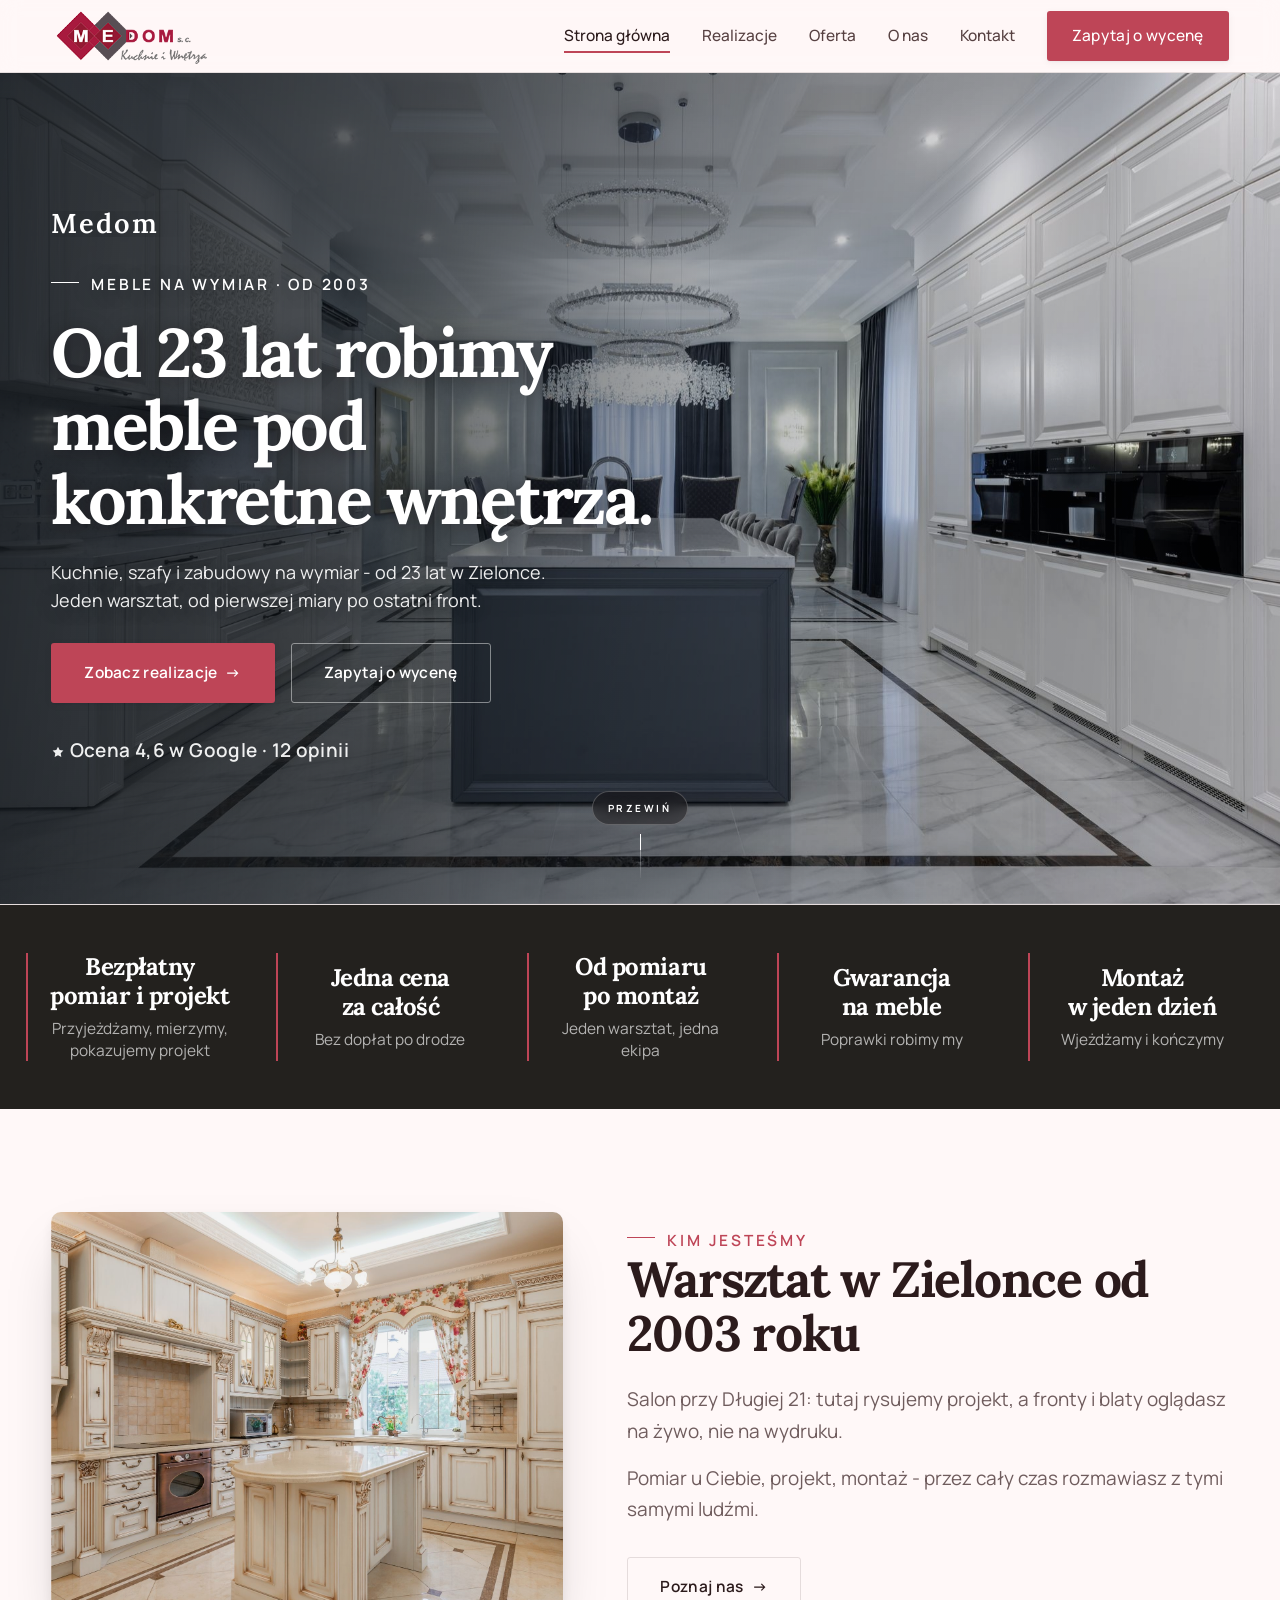
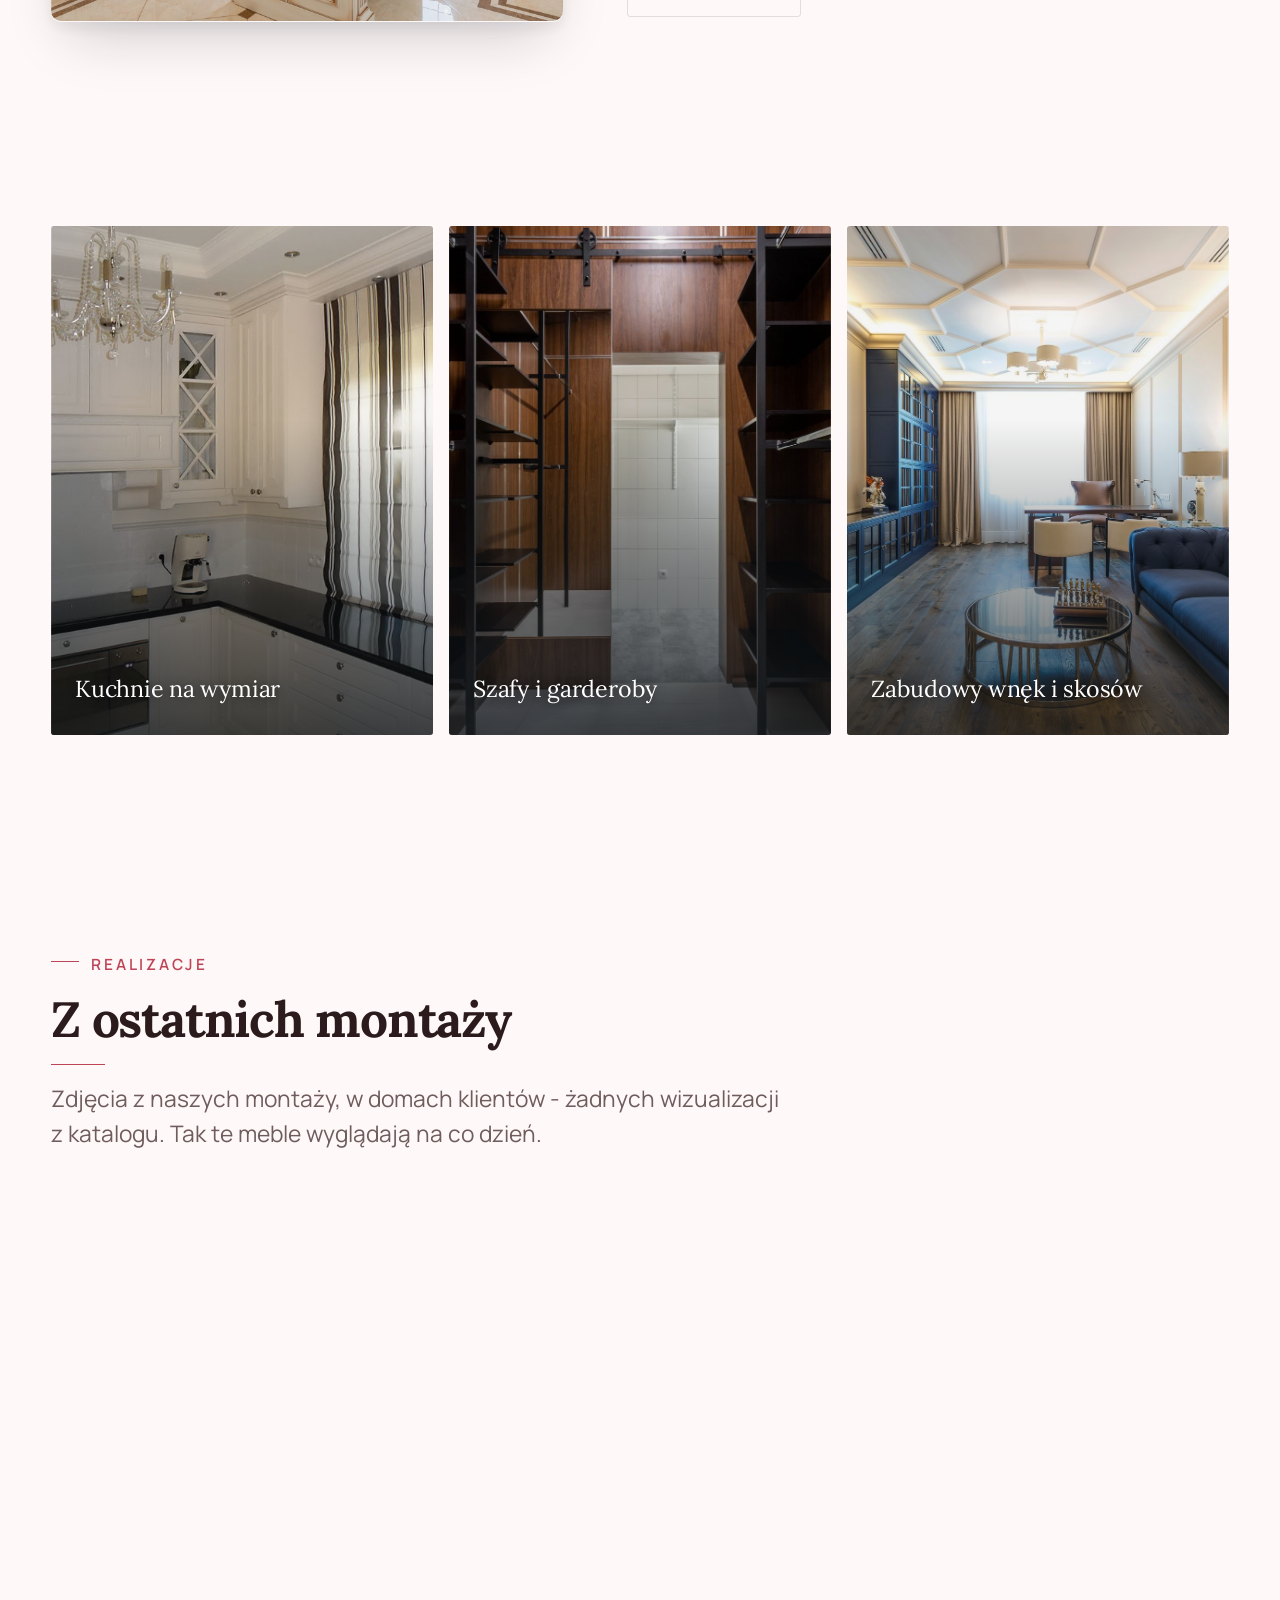
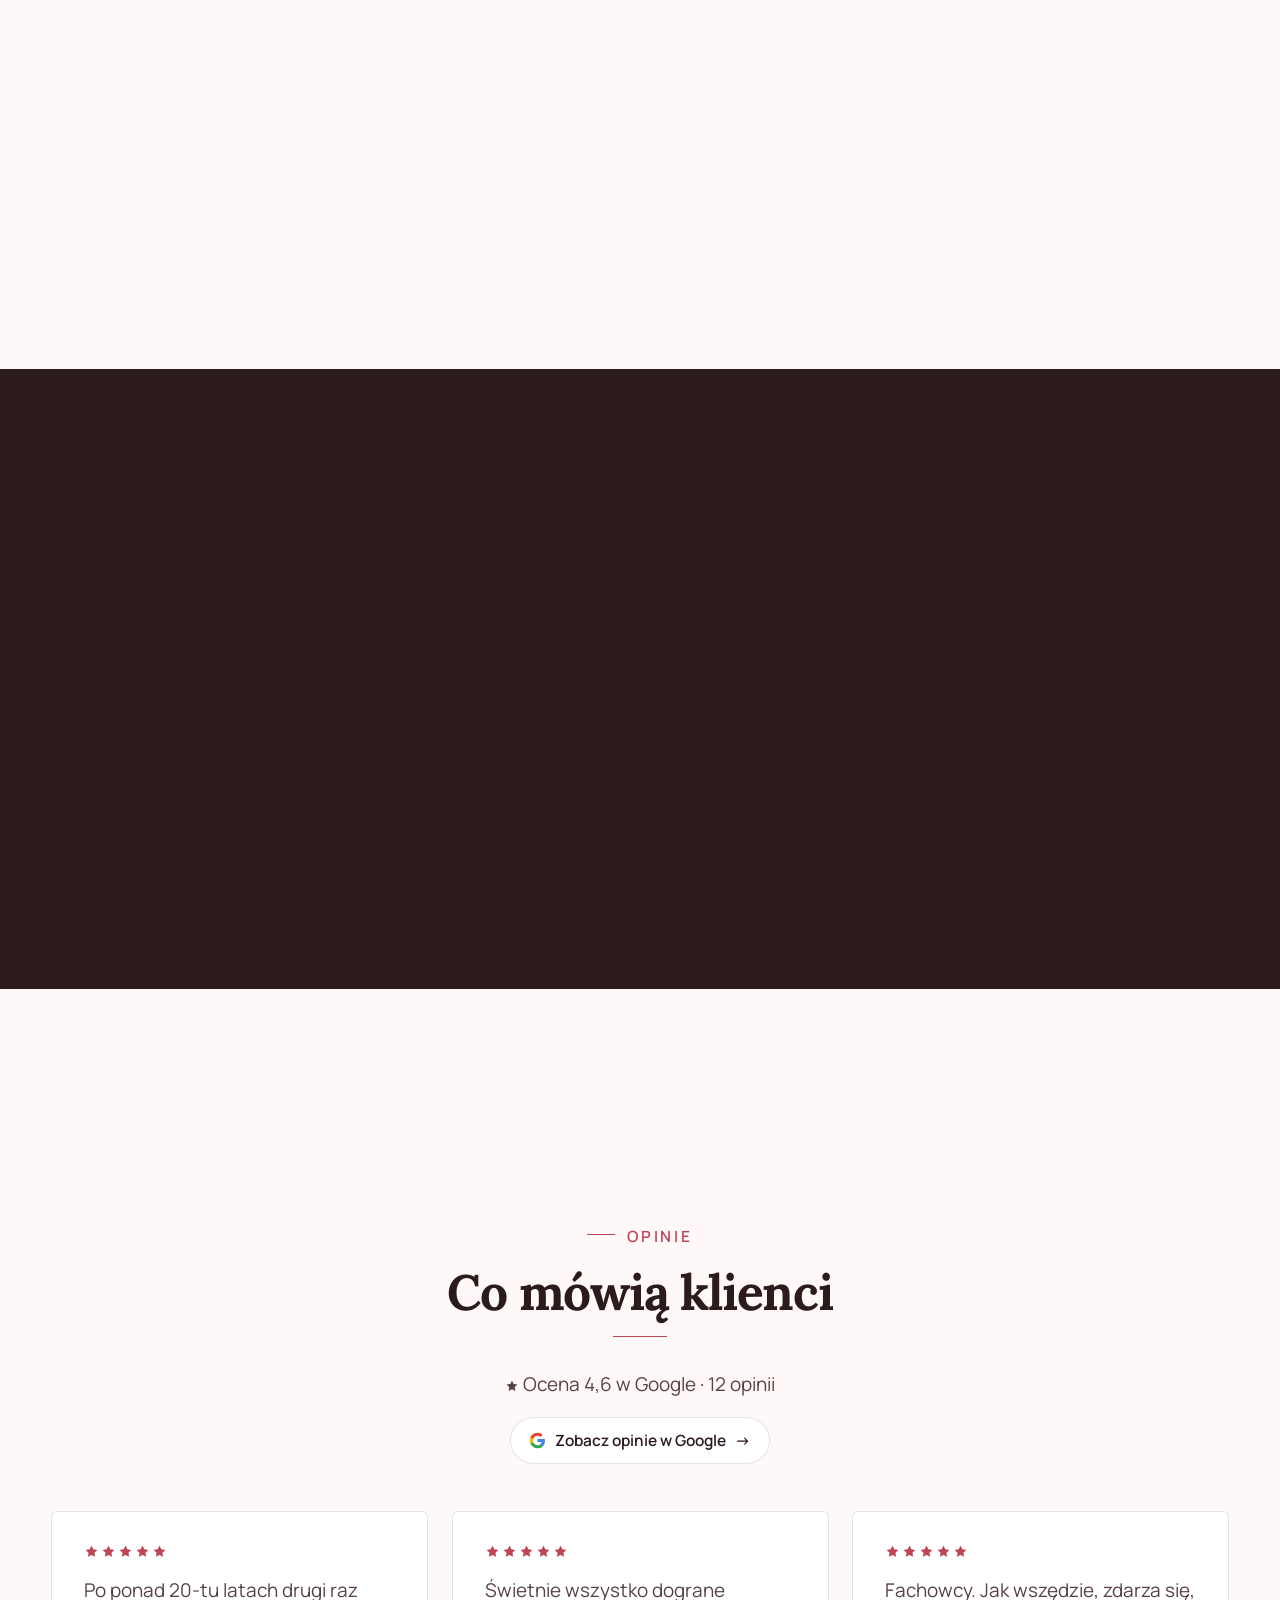
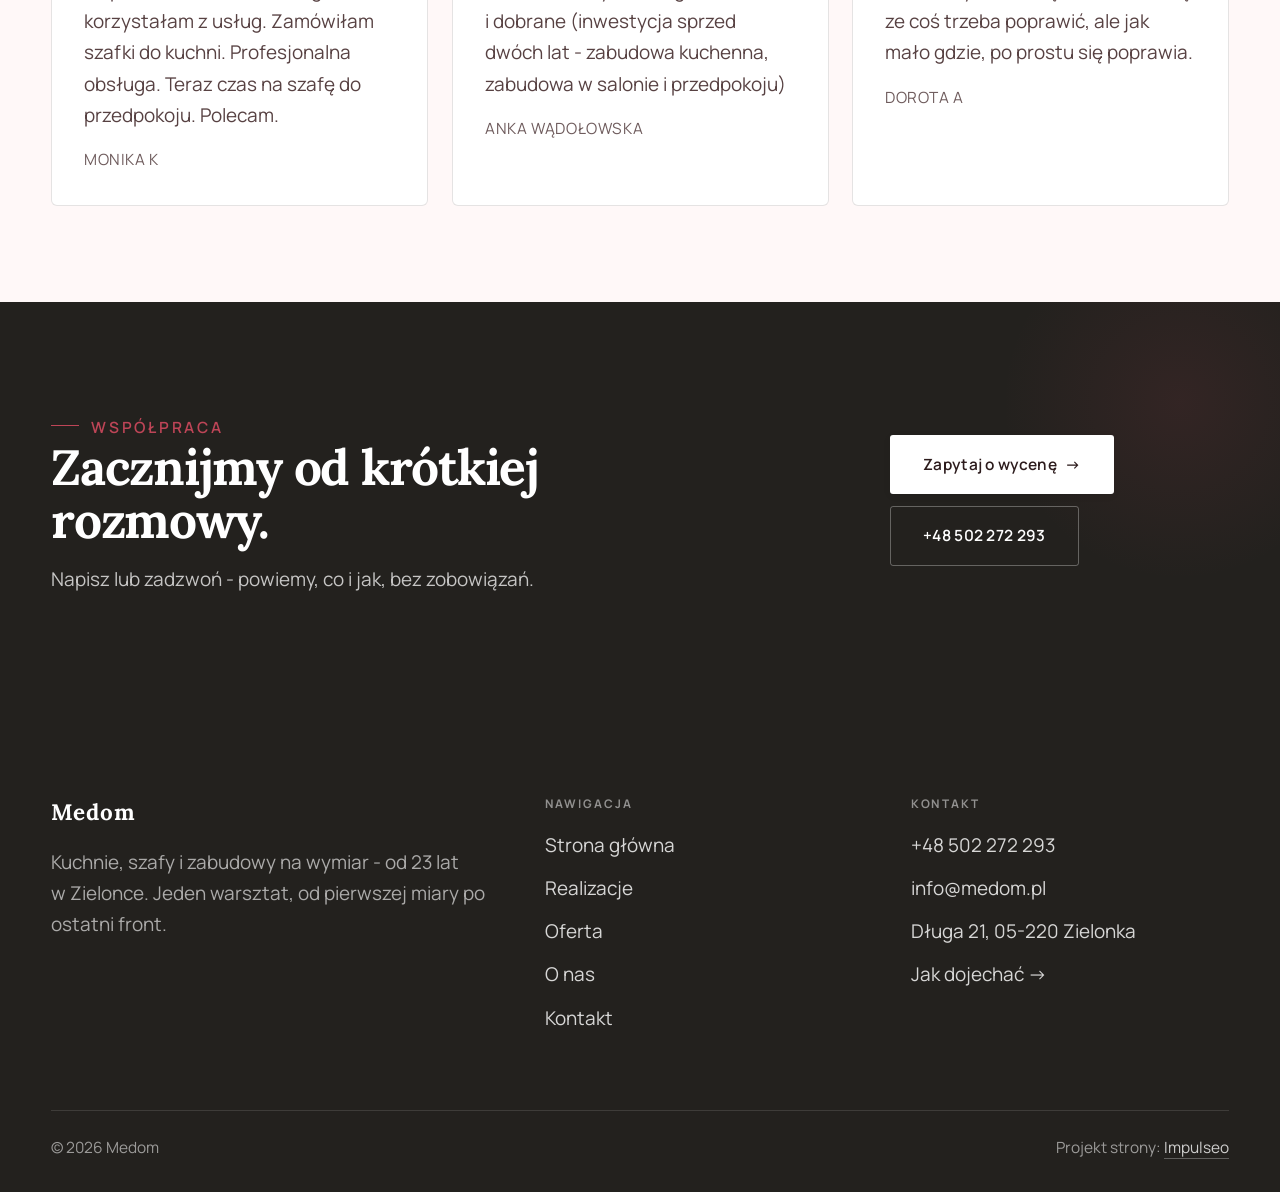
<file: index.html>
<!DOCTYPE html>
<html lang="pl">
<head>
<meta charset="UTF-8">
<meta name="viewport" content="width=device-width, initial-scale=1.0">
<title>Meble na wymiar Zielonka - kuchnie i szafy | Medom</title>
<meta name="description" content="Meble na wymiar w Zielonce: kuchnie, szafy i zabudowy pod Twoje wnętrze. Bezpłatny pomiar i projekt, jedna cena, montaż z gwarancją. Zadzwoń: +48 502 272 293.">
<link rel="canonical" href="https://impulseo-pl.github.io/medom-meble-na-zamowienie/">
<meta property="og:type" content="website">
<meta property="og:locale" content="pl_PL">
<meta property="og:site_name" content="Medom">
<meta property="og:title" content="Meble na wymiar Zielonka - kuchnie i szafy | Medom">
<meta property="og:description" content="Meble na wymiar w Zielonce: kuchnie, szafy i zabudowy pod Twoje wnętrze. Bezpłatny pomiar i projekt, jedna cena, montaż z gwarancją. Zadzwoń: +48 502 272 293.">
<meta property="og:url" content="https://impulseo-pl.github.io/medom-meble-na-zamowienie/">
<meta property="og:image" content="https://impulseo-pl.github.io/medom-meble-na-zamowienie/img/og.jpg">
<meta property="og:image:width" content="1200">
<meta property="og:image:height" content="630">
<meta name="twitter:card" content="summary_large_image">
<script type="application/ld+json">{"@context":"https://schema.org","@type":"LocalBusiness","name":"Medom - Meble na zamówienie","description":"Kuchnie, szafy i zabudowy na wymiar. Warsztat w Zielonce, od 2003 roku.","url":"https://impulseo-pl.github.io/medom-meble-na-zamowienie/","telephone":"+48502272293","email":"info@medom.pl","image":"https://impulseo-pl.github.io/medom-meble-na-zamowienie/img/og.jpg","address":{"@type":"PostalAddress","streetAddress":"Długa 21","postalCode":"05-220","addressLocality":"Zielonka","addressCountry":"PL"},"aggregateRating":{"@type":"AggregateRating","ratingValue":"4.6","reviewCount":"12"},"hasMap":"https://maps.google.com/?cid=6338558490232445719&g_mp=CiVnb29nbGUubWFwcy5wbGFjZXMudjEuUGxhY2VzLkdldFBsYWNlEAIYBCAA"}</script>
<link rel="preconnect" href="https://fonts.googleapis.com">
<link rel="preconnect" href="https://fonts.gstatic.com" crossorigin>
<link href="https://fonts.googleapis.com/css2?family=Lora:wght@500;600;700&family=Manrope:wght@400;500;600&display=swap" rel="stylesheet">
<link rel="stylesheet" href="assets/styles.css?v=3">
</head>
<body>

<header class="nav">
  <div class="wrap nav-inner">
    <a class="brand brand-has-logo" href="index.html"><img class="brand-logo" src="img/logo.png" alt="Medom"></a>
    <nav class="nav-links">
      <a href="index.html" class="active">Strona główna</a>
      <a href="realizacje.html">Realizacje</a>
      <a href="oferta.html">Oferta</a>
      <a href="o-nas.html">O nas</a>
      <a href="kontakt.html">Kontakt</a>
      <a href="kontakt.html" class="btn btn-accent">Zapytaj o wycenę</a>
    </nav>
    <button class="nav-toggle" aria-label="Menu"><span></span><span></span><span></span></button>
  </div>
</header>

<section class="hero-cine">
  <img src="img/hero.jpg" fetchpriority="high" data-rotate="img/g1.jpg|img/g8.jpg|img/g12.jpg|img/g5.jpg" alt="Medom - Od 23 lat robimy meble pod konkretne wnętrza. ">
  <div class="wrap">
    <div class="hero-copy">
      <div class="brandmark bm-s"><span class="bm-line"><span>Medom</span></span></div>

      <span class="eyebrow">Meble na wymiar · od 2003</span>
      <h1>Od 23 lat robimy meble pod konkretne wnętrza. </h1>
      <p class="lead">Kuchnie, szafy i zabudowy na wymiar - od 23 lat w Zielonce. Jeden warsztat, od pierwszej miary po ostatni front.</p>
      <div class="hero-actions">
        <a href="realizacje.html" class="btn btn-accent">Zobacz realizacje <span class="arr">→</span></a>
        <a href="kontakt.html" class="btn btn-ghost" style="color:#fff;border-color:rgba(255,255,255,.45)">Zapytaj o wycenę</a>
      </div>
      <div style="margin-top:var(--space-6);color:#fff;font-weight:600;letter-spacing:.02em;opacity:.92"><svg class="ico-star" width="14" height="14" viewBox="0 0 24 24" style="vertical-align:-2px" aria-hidden="true"><path d="M12 2.8l2.85 5.8 6.4.93-4.63 4.5 1.1 6.37L12 17.4l-5.72 3 1.1-6.37-4.63-4.5 6.4-.93L12 2.8Z" fill="currentColor"/></svg> Ocena 4,6 w Google · 12 opinii</div>
    </div>
  </div>
</section>
<section class="strip n-5" style="padding-block:0">
  <div class="wrap">
    <div class="item reveal"><div class="k">Bezpłatny pomiar i projekt</div><div class="v">Przyjeżdżamy, mierzymy, pokazujemy projekt</div></div>
    <div class="item reveal"><div class="k">Jedna cena za całość</div><div class="v">Bez dopłat po drodze</div></div>
    <div class="item reveal"><div class="k">Od pomiaru po montaż</div><div class="v">Jeden warsztat, jedna ekipa</div></div>
    <div class="item reveal"><div class="k">Gwarancja na meble</div><div class="v">Poprawki robimy my</div></div>
    <div class="item reveal"><div class="k">Montaż w jeden dzień</div><div class="v">Wjeżdżamy i kończymy</div></div>
  </div>
</section>
<section>
  <div class="wrap split">
    <div class="split-art reveal"><img src="img/g1.jpg" alt="Medom - realizacja" loading="lazy"></div>
    <div class="split-copy reveal">
      <span class="eyebrow">Kim jesteśmy</span>
      <h2>Warsztat w Zielonce od 2003 roku</h2>
      <p class="muted">Salon przy Długiej 21: tutaj rysujemy projekt, a fronty i blaty oglądasz na żywo, nie na wydruku.</p>
      <p class="muted">Pomiar u Ciebie, projekt, montaż - przez cały czas rozmawiasz z tymi samymi ludźmi.</p>
      <a href="o-nas.html" class="btn btn-ghost">Poznaj nas <span class="arr">→</span></a>
    </div>
  </div>
</section>
<section class="gateways-band">
  <div class="wrap">
    <div class="gateways">
      <a href="oferta.html" class="gateway reveal"><img src="img/g8.jpg" alt="Kuchnie na wymiar" loading="lazy"><span class="g-ttl">Kuchnie na wymiar</span></a>
      <a href="oferta.html" class="gateway reveal"><img src="img/g2.jpg" alt="Szafy i garderoby" loading="lazy"><span class="g-ttl">Szafy i garderoby</span></a>
      <a href="oferta.html" class="gateway reveal"><img src="img/g4.jpg" alt="Zabudowy wnęk i skosów" loading="lazy"><span class="g-ttl">Zabudowy wnęk i skosów</span></a>
    </div>
  </div>
</section>
<section>
  <div class="wrap">
    <div class="head reveal">
      <span class="eyebrow">Realizacje</span>
      <h2>Z ostatnich montaży</h2>
      <p>Zdjęcia z naszych montaży, w domach klientów - żadnych wizualizacji z katalogu. Tak te meble wyglądają na co dzień.</p>
    </div>
    <div class="gallery">
      <div class="tile t-two3 reveal"><img src="img/g5.jpg" alt="Medom - Kuchnia w orzechu" loading="lazy"><div class="cap">Kuchnia w orzechu</div></div>
      <div class="tile t-third reveal"><img src="img/g6.jpg" alt="Medom - Kuchnia stylizowana" loading="lazy"><div class="cap">Kuchnia stylizowana</div></div>
      <div class="tile t-third reveal"><img src="img/g7.jpg" alt="Medom - Biurko z zabudową" loading="lazy"><div class="cap">Biurko z zabudową</div></div>
      <div class="tile t-third reveal"><img src="img/g3.jpg" alt="Medom - Kuchnia otwarta na salon" loading="lazy"><div class="cap">Kuchnia otwarta na salon</div></div>
      <div class="tile t-third reveal"><img src="img/g9.jpg" alt="Medom - Szafa z otwartą półką" loading="lazy"><div class="cap">Szafa z otwartą półką</div></div>
    </div>
    <div style="margin-top:var(--space-7)" class="reveal"><a href="realizacje.html" class="btn btn-accent">Pełna galeria <span class="arr">→</span></a></div>
  </div>
</section>
<section class="stopklatka" aria-hidden="true">
  <div class="stk-bg" style="background-image:url(img/about.jpg)"></div>
</section>
<section class="opinie">
  <div class="wrap">
    <div class="head center reveal">
      <span class="eyebrow">Opinie</span>
      <h2>Co mówią klienci</h2>
    </div>
    <p class="op-meta reveal"><svg class="ico-star" width="14" height="14" viewBox="0 0 24 24" style="vertical-align:-2px" aria-hidden="true"><path d="M12 2.8l2.85 5.8 6.4.93-4.63 4.5 1.1 6.37L12 17.4l-5.72 3 1.1-6.37-4.63-4.5 6.4-.93L12 2.8Z" fill="currentColor"/></svg> Ocena 4,6 w Google · 12 opinii</p>
    <p class="op-meta reveal" style="margin-top:var(--space-4)"><a class="op-google" href="https://maps.google.com/?cid=6338558490232445719&g_mp=CiVnb29nbGUubWFwcy5wbGFjZXMudjEuUGxhY2VzLkdldFBsYWNlEAIYBCAA" target="_blank" rel="noopener"><svg class="op-g-ico" viewBox="0 0 24 24" width="17" height="17" aria-hidden="true"><path fill="#4285F4" d="M22.56 12.25c0-.78-.07-1.53-.2-2.25H12v4.26h5.92c-.26 1.37-1.04 2.53-2.21 3.31v2.77h3.57c2.08-1.92 3.28-4.74 3.28-8.09z"/><path fill="#34A853" d="M12 23c2.97 0 5.46-.98 7.28-2.66l-3.57-2.77c-.98.66-2.23 1.06-3.71 1.06-2.86 0-5.29-1.93-6.16-4.53H2.18v2.84C3.99 20.53 7.7 23 12 23z"/><path fill="#FBBC05" d="M5.84 14.09c-.22-.66-.35-1.36-.35-2.09s.13-1.43.35-2.09V7.07H2.18C1.43 8.55 1 10.22 1 12s.43 3.45 1.18 4.93l2.85-2.22.81-.62z"/><path fill="#EA4335" d="M12 5.38c1.62 0 3.06.56 4.21 1.64l3.15-3.15C17.45 2.09 14.97 1 12 1 7.7 1 3.99 3.47 2.18 7.07l3.66 2.84c.87-2.6 3.3-4.53 6.16-4.53z"/></svg><span>Zobacz opinie w Google</span><span class="arr">→</span></a></p>
    <div class="opinie-grid">
      <figure class="op-card reveal"><span class="op-star"><svg viewBox="0 0 24 24" width="15" height="15" aria-hidden="true"><path fill="currentColor" d="M12 2.5l2.9 6.05 6.6.86-4.83 4.6 1.22 6.54L12 17.4 6.11 20.55l1.22-6.54L2.5 9.41l6.6-.86L12 2.5z"/></svg><svg viewBox="0 0 24 24" width="15" height="15" aria-hidden="true"><path fill="currentColor" d="M12 2.5l2.9 6.05 6.6.86-4.83 4.6 1.22 6.54L12 17.4 6.11 20.55l1.22-6.54L2.5 9.41l6.6-.86L12 2.5z"/></svg><svg viewBox="0 0 24 24" width="15" height="15" aria-hidden="true"><path fill="currentColor" d="M12 2.5l2.9 6.05 6.6.86-4.83 4.6 1.22 6.54L12 17.4 6.11 20.55l1.22-6.54L2.5 9.41l6.6-.86L12 2.5z"/></svg><svg viewBox="0 0 24 24" width="15" height="15" aria-hidden="true"><path fill="currentColor" d="M12 2.5l2.9 6.05 6.6.86-4.83 4.6 1.22 6.54L12 17.4 6.11 20.55l1.22-6.54L2.5 9.41l6.6-.86L12 2.5z"/></svg><svg viewBox="0 0 24 24" width="15" height="15" aria-hidden="true"><path fill="currentColor" d="M12 2.5l2.9 6.05 6.6.86-4.83 4.6 1.22 6.54L12 17.4 6.11 20.55l1.22-6.54L2.5 9.41l6.6-.86L12 2.5z"/></svg></span><blockquote>Po ponad 20-tu latach drugi raz korzystałam z usług. Zamówiłam szafki do kuchni. Profesjonalna obsługa. Teraz czas na szafę do przedpokoju. Polecam.</blockquote><span class="op-autor">Monika K</span></figure>
      <figure class="op-card reveal"><span class="op-star"><svg viewBox="0 0 24 24" width="15" height="15" aria-hidden="true"><path fill="currentColor" d="M12 2.5l2.9 6.05 6.6.86-4.83 4.6 1.22 6.54L12 17.4 6.11 20.55l1.22-6.54L2.5 9.41l6.6-.86L12 2.5z"/></svg><svg viewBox="0 0 24 24" width="15" height="15" aria-hidden="true"><path fill="currentColor" d="M12 2.5l2.9 6.05 6.6.86-4.83 4.6 1.22 6.54L12 17.4 6.11 20.55l1.22-6.54L2.5 9.41l6.6-.86L12 2.5z"/></svg><svg viewBox="0 0 24 24" width="15" height="15" aria-hidden="true"><path fill="currentColor" d="M12 2.5l2.9 6.05 6.6.86-4.83 4.6 1.22 6.54L12 17.4 6.11 20.55l1.22-6.54L2.5 9.41l6.6-.86L12 2.5z"/></svg><svg viewBox="0 0 24 24" width="15" height="15" aria-hidden="true"><path fill="currentColor" d="M12 2.5l2.9 6.05 6.6.86-4.83 4.6 1.22 6.54L12 17.4 6.11 20.55l1.22-6.54L2.5 9.41l6.6-.86L12 2.5z"/></svg><svg viewBox="0 0 24 24" width="15" height="15" aria-hidden="true"><path fill="currentColor" d="M12 2.5l2.9 6.05 6.6.86-4.83 4.6 1.22 6.54L12 17.4 6.11 20.55l1.22-6.54L2.5 9.41l6.6-.86L12 2.5z"/></svg></span><blockquote>Świetnie wszystko dograne i dobrane (inwestycja sprzed dwóch lat - zabudowa kuchenna, zabudowa w salonie i przedpokoju)</blockquote><span class="op-autor">Anka Wądołowska</span></figure>
      <figure class="op-card reveal"><span class="op-star"><svg viewBox="0 0 24 24" width="15" height="15" aria-hidden="true"><path fill="currentColor" d="M12 2.5l2.9 6.05 6.6.86-4.83 4.6 1.22 6.54L12 17.4 6.11 20.55l1.22-6.54L2.5 9.41l6.6-.86L12 2.5z"/></svg><svg viewBox="0 0 24 24" width="15" height="15" aria-hidden="true"><path fill="currentColor" d="M12 2.5l2.9 6.05 6.6.86-4.83 4.6 1.22 6.54L12 17.4 6.11 20.55l1.22-6.54L2.5 9.41l6.6-.86L12 2.5z"/></svg><svg viewBox="0 0 24 24" width="15" height="15" aria-hidden="true"><path fill="currentColor" d="M12 2.5l2.9 6.05 6.6.86-4.83 4.6 1.22 6.54L12 17.4 6.11 20.55l1.22-6.54L2.5 9.41l6.6-.86L12 2.5z"/></svg><svg viewBox="0 0 24 24" width="15" height="15" aria-hidden="true"><path fill="currentColor" d="M12 2.5l2.9 6.05 6.6.86-4.83 4.6 1.22 6.54L12 17.4 6.11 20.55l1.22-6.54L2.5 9.41l6.6-.86L12 2.5z"/></svg><svg viewBox="0 0 24 24" width="15" height="15" aria-hidden="true"><path fill="currentColor" d="M12 2.5l2.9 6.05 6.6.86-4.83 4.6 1.22 6.54L12 17.4 6.11 20.55l1.22-6.54L2.5 9.41l6.6-.86L12 2.5z"/></svg></span><blockquote>Fachowcy. Jak wszędzie, zdarza się, ze coś trzeba poprawić, ale jak mało gdzie, po prostu się poprawia.</blockquote><span class="op-autor">Dorota A</span></figure>
    </div>
  </div>
</section>
<section class="cta">
  <div class="wrap">
    <div class="reveal">
      <span class="eyebrow">Współpraca</span>
      <h2>Zacznijmy od krótkiej rozmowy.</h2>
      <p>Napisz lub zadzwoń - powiemy, co i jak, bez zobowiązań.</p>
    </div>
    <div class="cta-actions reveal">
      <a href="kontakt.html" class="btn btn-light">Zapytaj o wycenę <span class="arr">→</span></a>
      <a href="tel:+48502272293" class="btn btn-ghost" style="color:#fff;border-color:rgba(255,255,255,.3)">+48 502 272 293</a>
    </div>
  </div>
</section>

<footer>
  <div class="wrap">
    <div class="foot-grid">
      <div class="foot-brand">
        <div class="name">Medom</div>
        <p>Kuchnie, szafy i zabudowy na wymiar - od 23 lat w Zielonce. Jeden warsztat, od pierwszej miary po ostatni front.</p>
      </div>
      <div class="foot-col">
        <h4>Nawigacja</h4>
        <a href="index.html">Strona główna</a>
        <a href="realizacje.html">Realizacje</a>
        <a href="oferta.html">Oferta</a>
        <a href="o-nas.html">O nas</a>
        <a href="kontakt.html">Kontakt</a>
      </div>
      <div class="foot-col">
        <h4>Kontakt</h4>
        <a href="tel:+48502272293">+48 502 272 293</a>
        <a href="mailto:info@medom.pl">info@medom.pl</a>
        <p>Długa 21, 05-220 Zielonka</p>
        <a href="https://maps.google.com/?cid=6338558490232445719&g_mp=CiVnb29nbGUubWFwcy5wbGFjZXMudjEuUGxhY2VzLkdldFBsYWNlEAIYBCAA" target="_blank" rel="noopener">Jak dojechać →</a>
      </div>
    </div>
    <div class="foot-bot">
      <span>© 2026 Medom</span>
      <span>Projekt strony: <a class="foot-credit" href="https://impulseo.pl" target="_blank" rel="noopener">Impulseo</a></span>
    </div>
  </div>
</footer>


<script src="assets/main.js?v=3"></script>
<div class="sticky-call"><a class="sc-call" href="tel:+48502272293">Zadzwoń</a><a class="sc-quote" href="kontakt.html">Bezpłatna wycena</a></div>
</body>
</html>
</file>
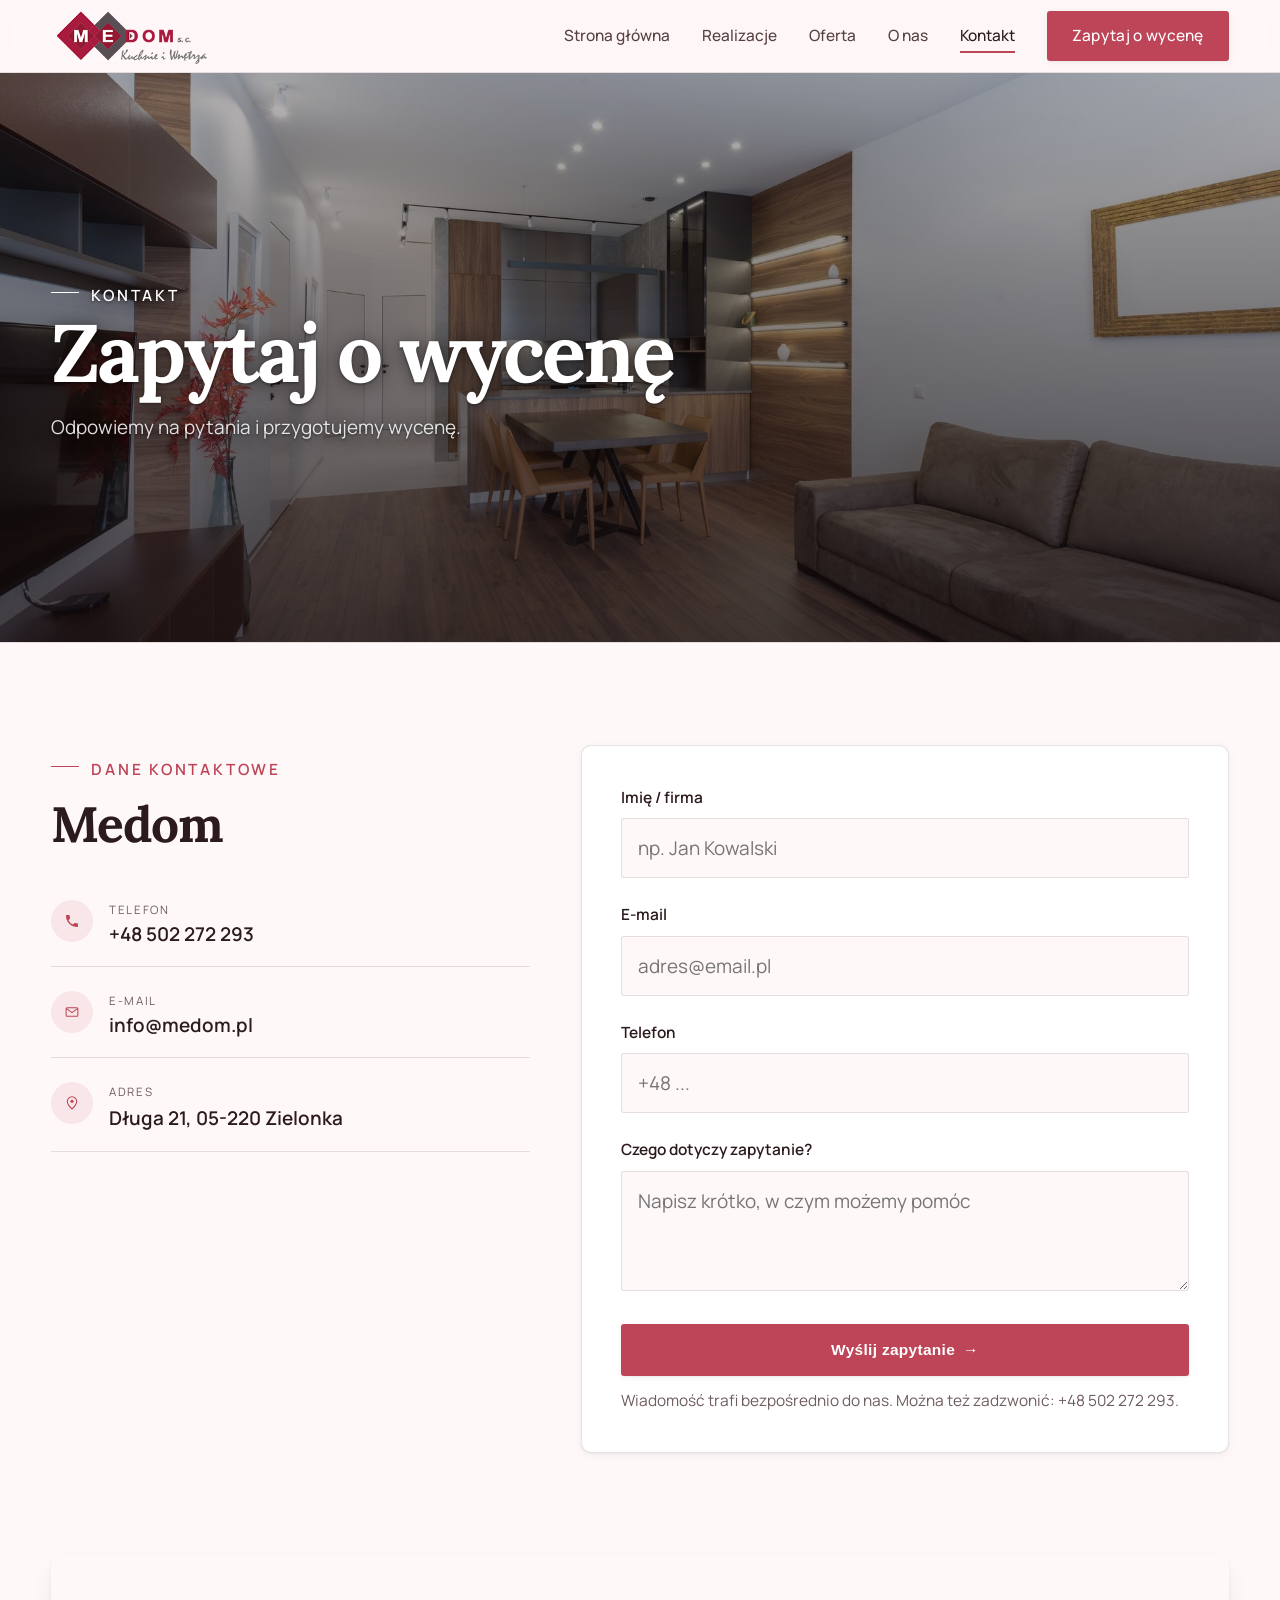
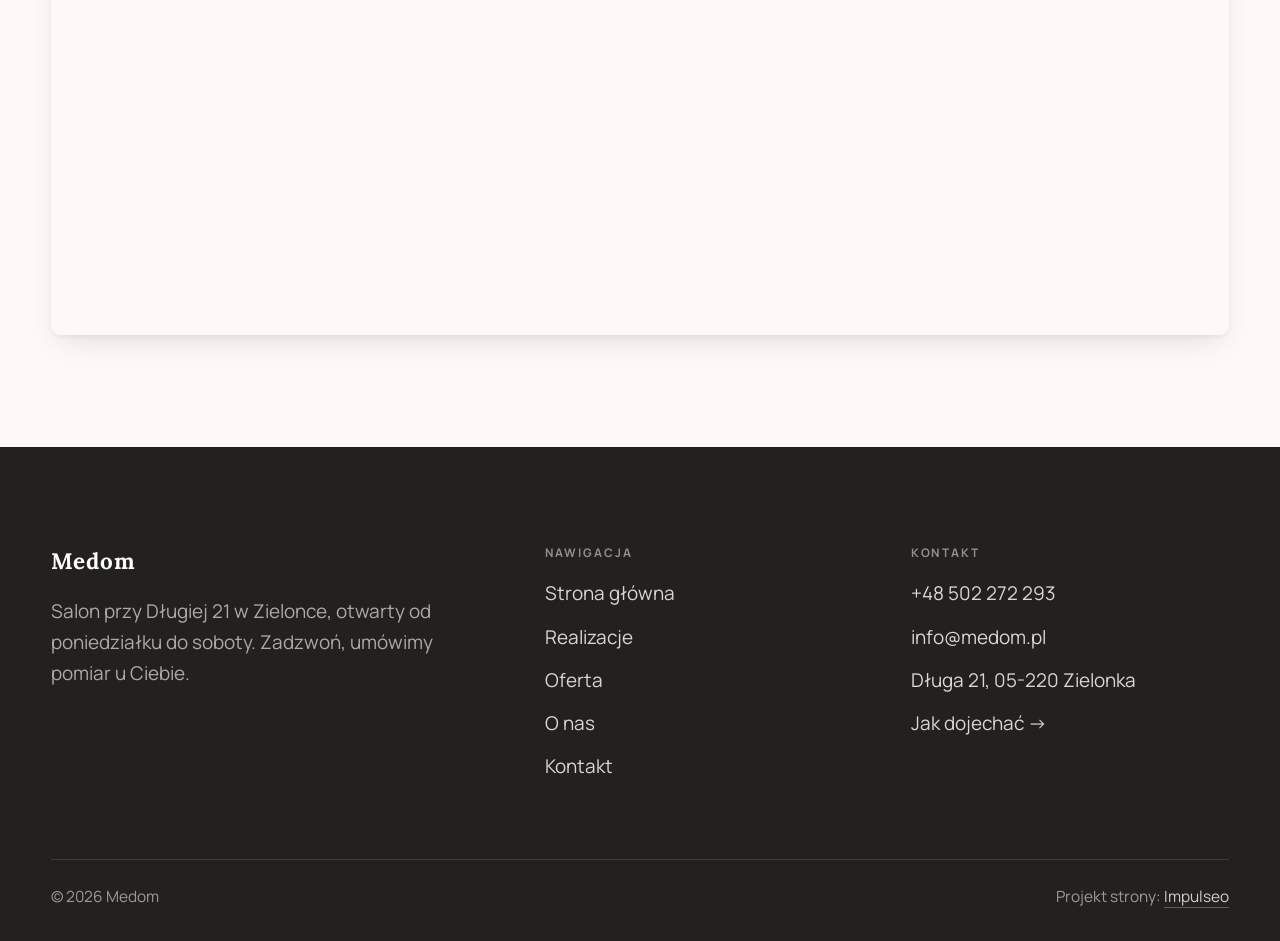
<file: kontakt.html>
<!DOCTYPE html>
<html lang="pl">
<head>
<meta charset="UTF-8">
<meta name="viewport" content="width=device-width, initial-scale=1.0">
<title>Kontakt - Medom</title>
<meta name="description" content="Kontakt Medom - Długa 21, 05-220 Zielonka">
<link rel="canonical" href="https://impulseo-pl.github.io/medom-meble-na-zamowienie/kontakt.html">
<meta property="og:type" content="website">
<meta property="og:locale" content="pl_PL">
<meta property="og:site_name" content="Medom">
<meta property="og:title" content="Kontakt - Medom">
<meta property="og:description" content="Kontakt Medom - Długa 21, 05-220 Zielonka">
<meta property="og:url" content="https://impulseo-pl.github.io/medom-meble-na-zamowienie/kontakt.html">
<meta property="og:image" content="https://impulseo-pl.github.io/medom-meble-na-zamowienie/img/og.jpg">
<meta property="og:image:width" content="1200">
<meta property="og:image:height" content="630">
<meta name="twitter:card" content="summary_large_image">
<link rel="preconnect" href="https://fonts.googleapis.com">
<link rel="preconnect" href="https://fonts.gstatic.com" crossorigin>
<link href="https://fonts.googleapis.com/css2?family=Lora:wght@500;600;700&family=Manrope:wght@400;500;600&display=swap" rel="stylesheet">
<link rel="stylesheet" href="assets/styles.css?v=3">
</head>
<body>

<header class="nav">
  <div class="wrap nav-inner">
    <a class="brand brand-has-logo" href="index.html"><img class="brand-logo" src="img/logo.png" alt="Medom"></a>
    <nav class="nav-links">
      <a href="index.html">Strona główna</a>
      <a href="realizacje.html">Realizacje</a>
      <a href="oferta.html">Oferta</a>
      <a href="o-nas.html">O nas</a>
      <a href="kontakt.html" class="active">Kontakt</a>
      <a href="kontakt.html" class="btn btn-accent">Zapytaj o wycenę</a>
    </nav>
    <button class="nav-toggle" aria-label="Menu"><span></span><span></span><span></span></button>
  </div>
</header>

<section class="pagehead">
  <img src="img/g3.jpg" alt="Medom - Zapytaj o wycenę">
  <div class="wrap">
    <span class="eyebrow">Kontakt</span>
    <h1>Zapytaj o wycenę</h1>
    <p>Odpowiemy na pytania i przygotujemy wycenę.</p>
  </div>
</section>
<section>
  <div class="wrap contact-grid">
    <div class="reveal">
      <span class="eyebrow">Dane kontaktowe</span>
      <h2 style="margin:var(--space-4) 0 var(--space-6)">Medom</h2>
      <div class="info-list">
        <div class="info-row"><div class="ic"><svg class="ico-tel" width="16" height="16" viewBox="0 0 24 24" fill="none" aria-hidden="true"><path d="M6.6 10.8a15.5 15.5 0 0 0 6.6 6.6l2.2-2.2a1 1 0 0 1 1-.24 11.4 11.4 0 0 0 3.6.58 1 1 0 0 1 1 1V20a1 1 0 0 1-1 1A17 17 0 0 1 3 4a1 1 0 0 1 1-1h3.5a1 1 0 0 1 1 1c0 1.25.2 2.46.58 3.6a1 1 0 0 1-.25 1l-2.23 2.2Z" fill="currentColor"/></svg></div><div><div class="lbl">Telefon</div><a class="val" href="tel:+48502272293">+48 502 272 293</a></div></div>
        <div class="info-row"><div class="ic"><svg class="ico-mail" width="16" height="16" viewBox="0 0 24 24" fill="none" aria-hidden="true"><rect x="3.2" y="5.5" width="17.6" height="13" rx="1.6" stroke="currentColor" stroke-width="1.6"/><path d="M4 7l8 6 8-6" stroke="currentColor" stroke-width="1.6" stroke-linecap="round" stroke-linejoin="round"/></svg></div><div><div class="lbl">E-mail</div><a class="val" href="mailto:info@medom.pl">info@medom.pl</a></div></div>
        <div class="info-row"><div class="ic"><svg class="ico-pin" width="16" height="16" viewBox="0 0 24 24" fill="none" aria-hidden="true"><path d="M12 21s7-6.1 7-11.5A7 7 0 0 0 5 9.5C5 14.9 12 21 12 21Z" stroke="currentColor" stroke-width="1.6" fill="none"/><circle cx="12" cy="9.5" r="2.4" fill="currentColor"/></svg></div><div><div class="lbl">Adres</div><div class="val">Długa 21, 05-220 Zielonka</div></div></div>
      </div>
    </div>
    <div class="reveal">
      <form class="form" action="https://formsubmit.co/info@medom.pl" method="POST">
        <input type="hidden" name="_subject" value="Zapytanie ze strony Medom">
        <input type="hidden" name="_captcha" value="false">
        <input type="hidden" name="_template" value="table">
        <div class="fld"><label for="name">Imię / firma</label><input id="name" name="name" type="text" placeholder="np. Jan Kowalski" required></div>
        <div class="fld"><label for="email">E-mail</label><input id="email" name="email" type="email" placeholder="adres@email.pl" required></div>
        <div class="fld"><label for="phone">Telefon</label><input id="phone" name="phone" type="tel" placeholder="+48 ..."></div>
        <div class="fld"><label for="msg">Czego dotyczy zapytanie?</label><textarea id="msg" name="message" placeholder="Napisz krótko, w czym możemy pomóc" required></textarea></div>
        <button type="submit" class="btn btn-accent" style="width:100%;justify-content:center">Wyślij zapytanie <span class="arr">→</span></button>
        <p class="note">Wiadomość trafi bezpośrednio do nas. Można też zadzwonić: +48 502 272 293.</p>
      </form>
    </div>
  </div>
</section>
<section style="padding-top:0">
  <div class="wrap reveal">
    <iframe class="map" title="Medom - Zielonka" src="https://maps.google.com/maps?q=Medom%20Zielonka&z=15&output=embed" loading="lazy" referrerpolicy="no-referrer-when-downgrade"></iframe>
  </div>
</section>

<footer>
  <div class="wrap">
    <div class="foot-grid">
      <div class="foot-brand">
        <div class="name">Medom</div>
        <p>Salon przy Długiej 21 w Zielonce, otwarty od poniedziałku do soboty. Zadzwoń, umówimy pomiar u Ciebie.</p>
      </div>
      <div class="foot-col">
        <h4>Nawigacja</h4>
        <a href="index.html">Strona główna</a>
        <a href="realizacje.html">Realizacje</a>
        <a href="oferta.html">Oferta</a>
        <a href="o-nas.html">O nas</a>
        <a href="kontakt.html">Kontakt</a>
      </div>
      <div class="foot-col">
        <h4>Kontakt</h4>
        <a href="tel:+48502272293">+48 502 272 293</a>
        <a href="mailto:info@medom.pl">info@medom.pl</a>
        <p>Długa 21, 05-220 Zielonka</p>
        <a href="https://maps.google.com/?cid=6338558490232445719&g_mp=CiVnb29nbGUubWFwcy5wbGFjZXMudjEuUGxhY2VzLkdldFBsYWNlEAIYBCAA" target="_blank" rel="noopener">Jak dojechać →</a>
      </div>
    </div>
    <div class="foot-bot">
      <span>© 2026 Medom</span>
      <span>Projekt strony: <a class="foot-credit" href="https://impulseo.pl" target="_blank" rel="noopener">Impulseo</a></span>
    </div>
  </div>
</footer>


<script src="assets/main.js?v=3"></script>
<div class="sticky-call"><a class="sc-call" href="tel:+48502272293">Zadzwoń</a><a class="sc-quote" href="kontakt.html">Bezpłatna wycena</a></div>
</body>
</html>
</file>
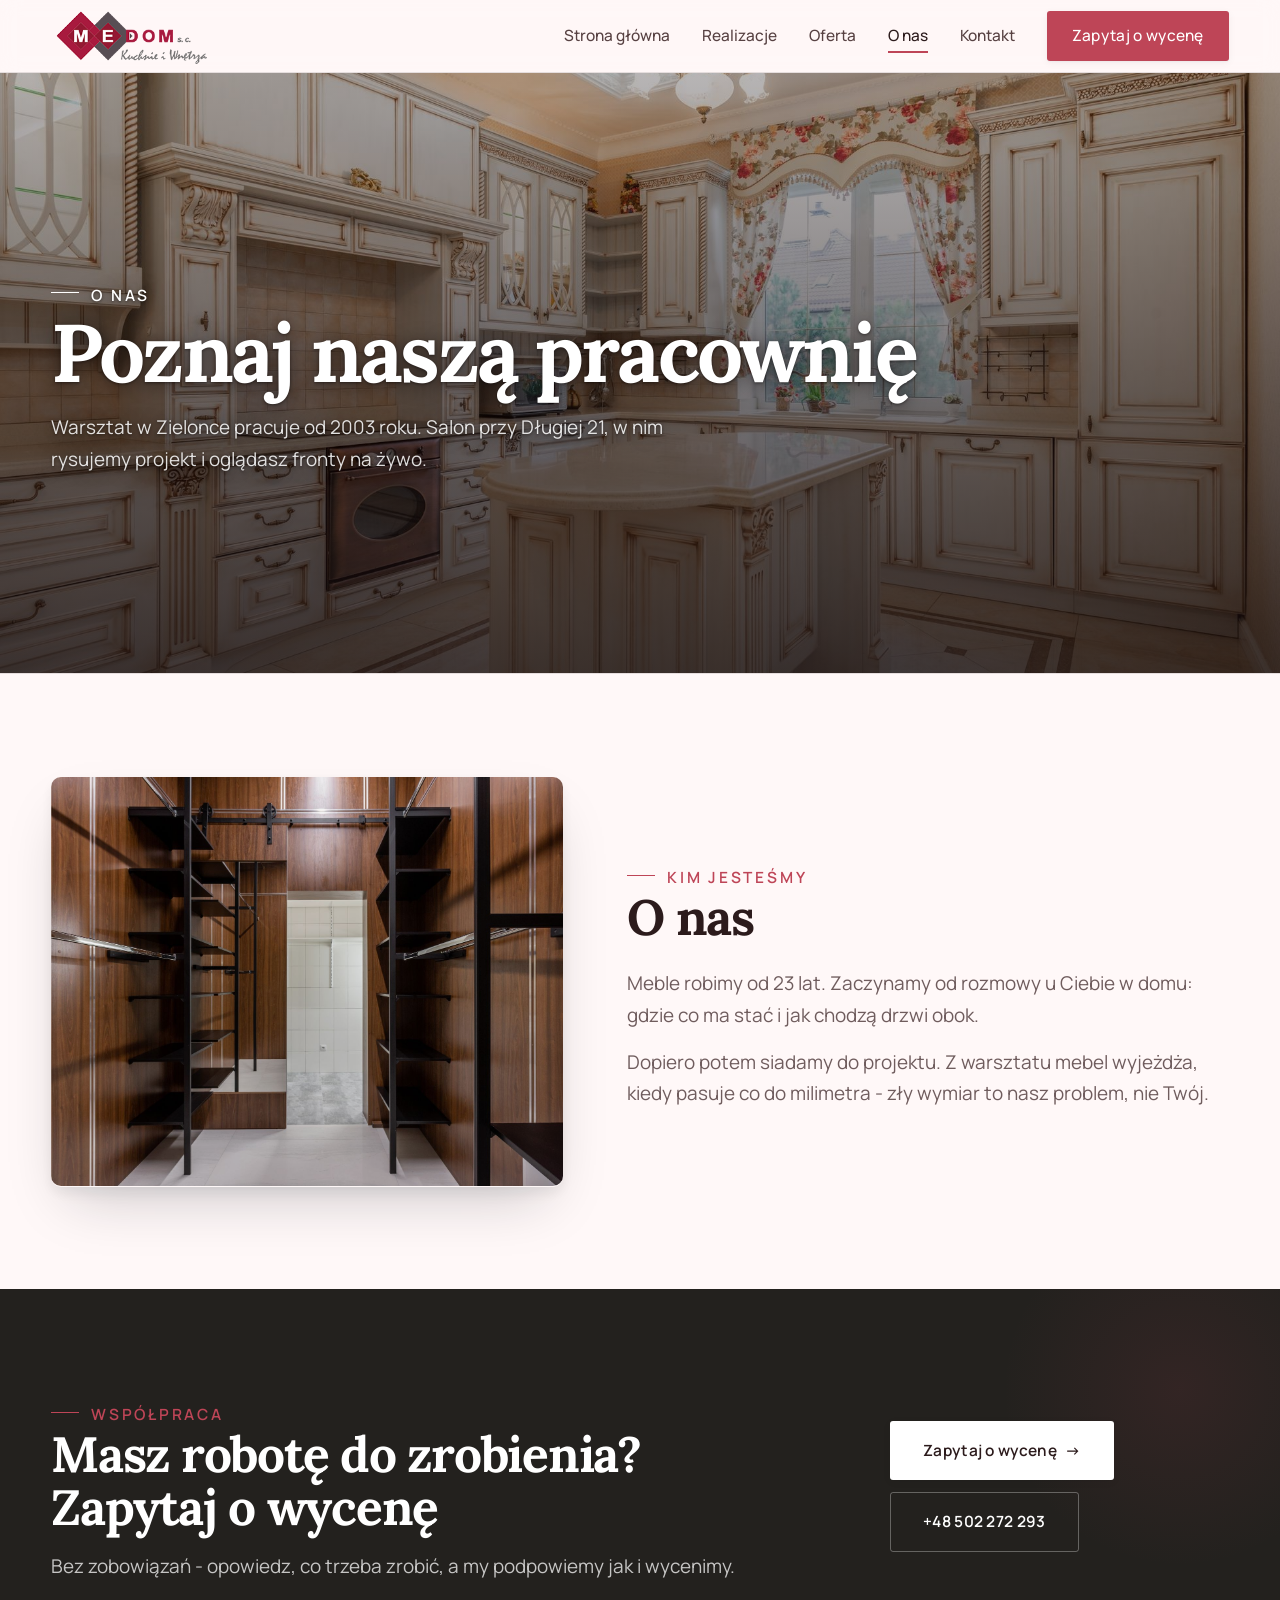
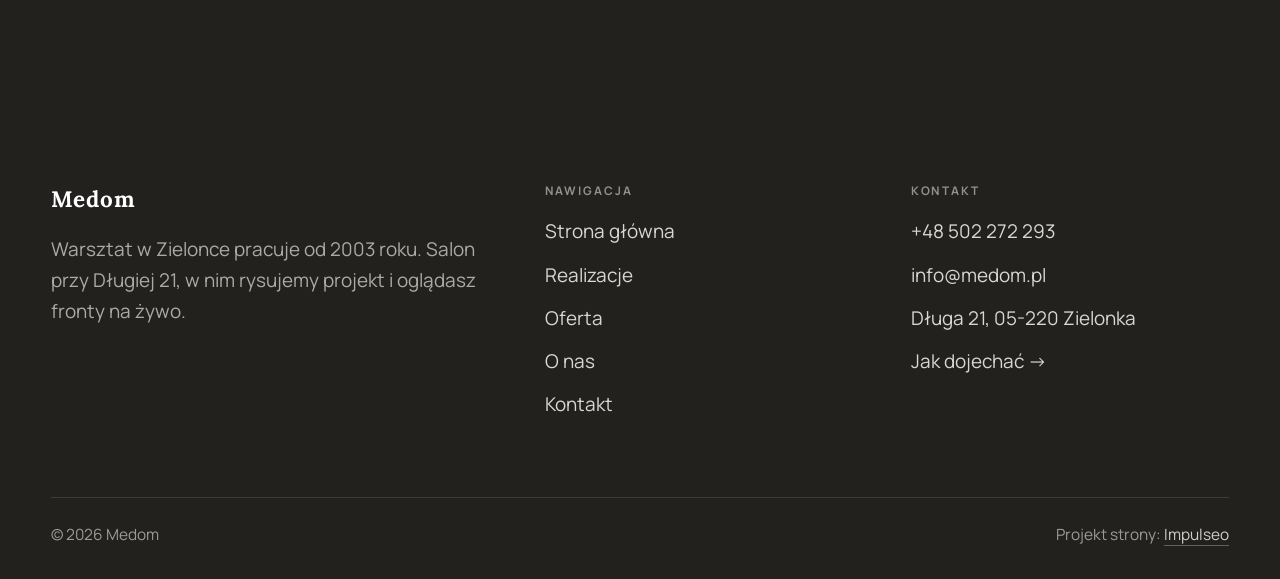
<file: o-nas.html>
<!DOCTYPE html>
<html lang="pl">
<head>
<meta charset="UTF-8">
<meta name="viewport" content="width=device-width, initial-scale=1.0">
<title>O nas - Medom</title>
<meta name="description" content="Meble na wymiar w Zielonce: kuchnie, szafy i zabudowy pod Twoje wnętrze. Bezpłatny pomiar i projekt, jedna cena, montaż z gwarancją. Zadzwoń: +48 502 272 293.">
<link rel="canonical" href="https://impulseo-pl.github.io/medom-meble-na-zamowienie/o-nas.html">
<meta property="og:type" content="website">
<meta property="og:locale" content="pl_PL">
<meta property="og:site_name" content="Medom">
<meta property="og:title" content="O nas - Medom">
<meta property="og:description" content="Meble na wymiar w Zielonce: kuchnie, szafy i zabudowy pod Twoje wnętrze. Bezpłatny pomiar i projekt, jedna cena, montaż z gwarancją. Zadzwoń: +48 502 272 293.">
<meta property="og:url" content="https://impulseo-pl.github.io/medom-meble-na-zamowienie/o-nas.html">
<meta property="og:image" content="https://impulseo-pl.github.io/medom-meble-na-zamowienie/img/og.jpg">
<meta property="og:image:width" content="1200">
<meta property="og:image:height" content="630">
<meta name="twitter:card" content="summary_large_image">
<link rel="preconnect" href="https://fonts.googleapis.com">
<link rel="preconnect" href="https://fonts.gstatic.com" crossorigin>
<link href="https://fonts.googleapis.com/css2?family=Lora:wght@500;600;700&family=Manrope:wght@400;500;600&display=swap" rel="stylesheet">
<link rel="stylesheet" href="assets/styles.css?v=3">
</head>
<body>

<header class="nav">
  <div class="wrap nav-inner">
    <a class="brand brand-has-logo" href="index.html"><img class="brand-logo" src="img/logo.png" alt="Medom"></a>
    <nav class="nav-links">
      <a href="index.html">Strona główna</a>
      <a href="realizacje.html">Realizacje</a>
      <a href="oferta.html">Oferta</a>
      <a href="o-nas.html" class="active">O nas</a>
      <a href="kontakt.html">Kontakt</a>
      <a href="kontakt.html" class="btn btn-accent">Zapytaj o wycenę</a>
    </nav>
    <button class="nav-toggle" aria-label="Menu"><span></span><span></span><span></span></button>
  </div>
</header>

<section class="pagehead">
  <img src="img/g1.jpg" alt="Medom - Poznaj naszą pracownię">
  <div class="wrap">
    <span class="eyebrow">O nas</span>
    <h1>Poznaj naszą pracownię</h1>
    <p>Warsztat w Zielonce pracuje od 2003 roku. Salon przy Długiej 21, w nim rysujemy projekt i oglądasz fronty na żywo.</p>
  </div>
</section>
<section>
  <div class="wrap split">
    <div class="split-art reveal"><img src="img/g2.jpg" alt="Medom" loading="lazy"></div>
    <div class="split-copy reveal">
      <span class="eyebrow">Kim jesteśmy</span>
      <h2>O nas</h2>
      <p class="muted">Meble robimy od 23 lat. Zaczynamy od rozmowy u Ciebie w domu: gdzie co ma stać i jak chodzą drzwi obok.</p>
      <p class="muted">Dopiero potem siadamy do projektu. Z warsztatu mebel wyjeżdża, kiedy pasuje co do milimetra - zły wymiar to nasz problem, nie Twój.</p>
    </div>
  </div>
</section>


<section class="cta">
  <div class="wrap">
    <div class="reveal">
      <span class="eyebrow">Współpraca</span>
      <h2>Masz robotę do zrobienia? Zapytaj o wycenę</h2>
      <p>Bez zobowiązań - opowiedz, co trzeba zrobić, a my podpowiemy jak i wycenimy.</p>
    </div>
    <div class="cta-actions reveal">
      <a href="kontakt.html" class="btn btn-light">Zapytaj o wycenę <span class="arr">→</span></a>
      <a href="tel:+48502272293" class="btn btn-ghost" style="color:#fff;border-color:rgba(255,255,255,.3)">+48 502 272 293</a>
    </div>
  </div>
</section>

<footer>
  <div class="wrap">
    <div class="foot-grid">
      <div class="foot-brand">
        <div class="name">Medom</div>
        <p>Warsztat w Zielonce pracuje od 2003 roku. Salon przy Długiej 21, w nim rysujemy projekt i oglądasz fronty na żywo.</p>
      </div>
      <div class="foot-col">
        <h4>Nawigacja</h4>
        <a href="index.html">Strona główna</a>
        <a href="realizacje.html">Realizacje</a>
        <a href="oferta.html">Oferta</a>
        <a href="o-nas.html">O nas</a>
        <a href="kontakt.html">Kontakt</a>
      </div>
      <div class="foot-col">
        <h4>Kontakt</h4>
        <a href="tel:+48502272293">+48 502 272 293</a>
        <a href="mailto:info@medom.pl">info@medom.pl</a>
        <p>Długa 21, 05-220 Zielonka</p>
        <a href="https://maps.google.com/?cid=6338558490232445719&g_mp=CiVnb29nbGUubWFwcy5wbGFjZXMudjEuUGxhY2VzLkdldFBsYWNlEAIYBCAA" target="_blank" rel="noopener">Jak dojechać →</a>
      </div>
    </div>
    <div class="foot-bot">
      <span>© 2026 Medom</span>
      <span>Projekt strony: <a class="foot-credit" href="https://impulseo.pl" target="_blank" rel="noopener">Impulseo</a></span>
    </div>
  </div>
</footer>


<script src="assets/main.js?v=3"></script>
<div class="sticky-call"><a class="sc-call" href="tel:+48502272293">Zadzwoń</a><a class="sc-quote" href="kontakt.html">Bezpłatna wycena</a></div>
</body>
</html>
</file>
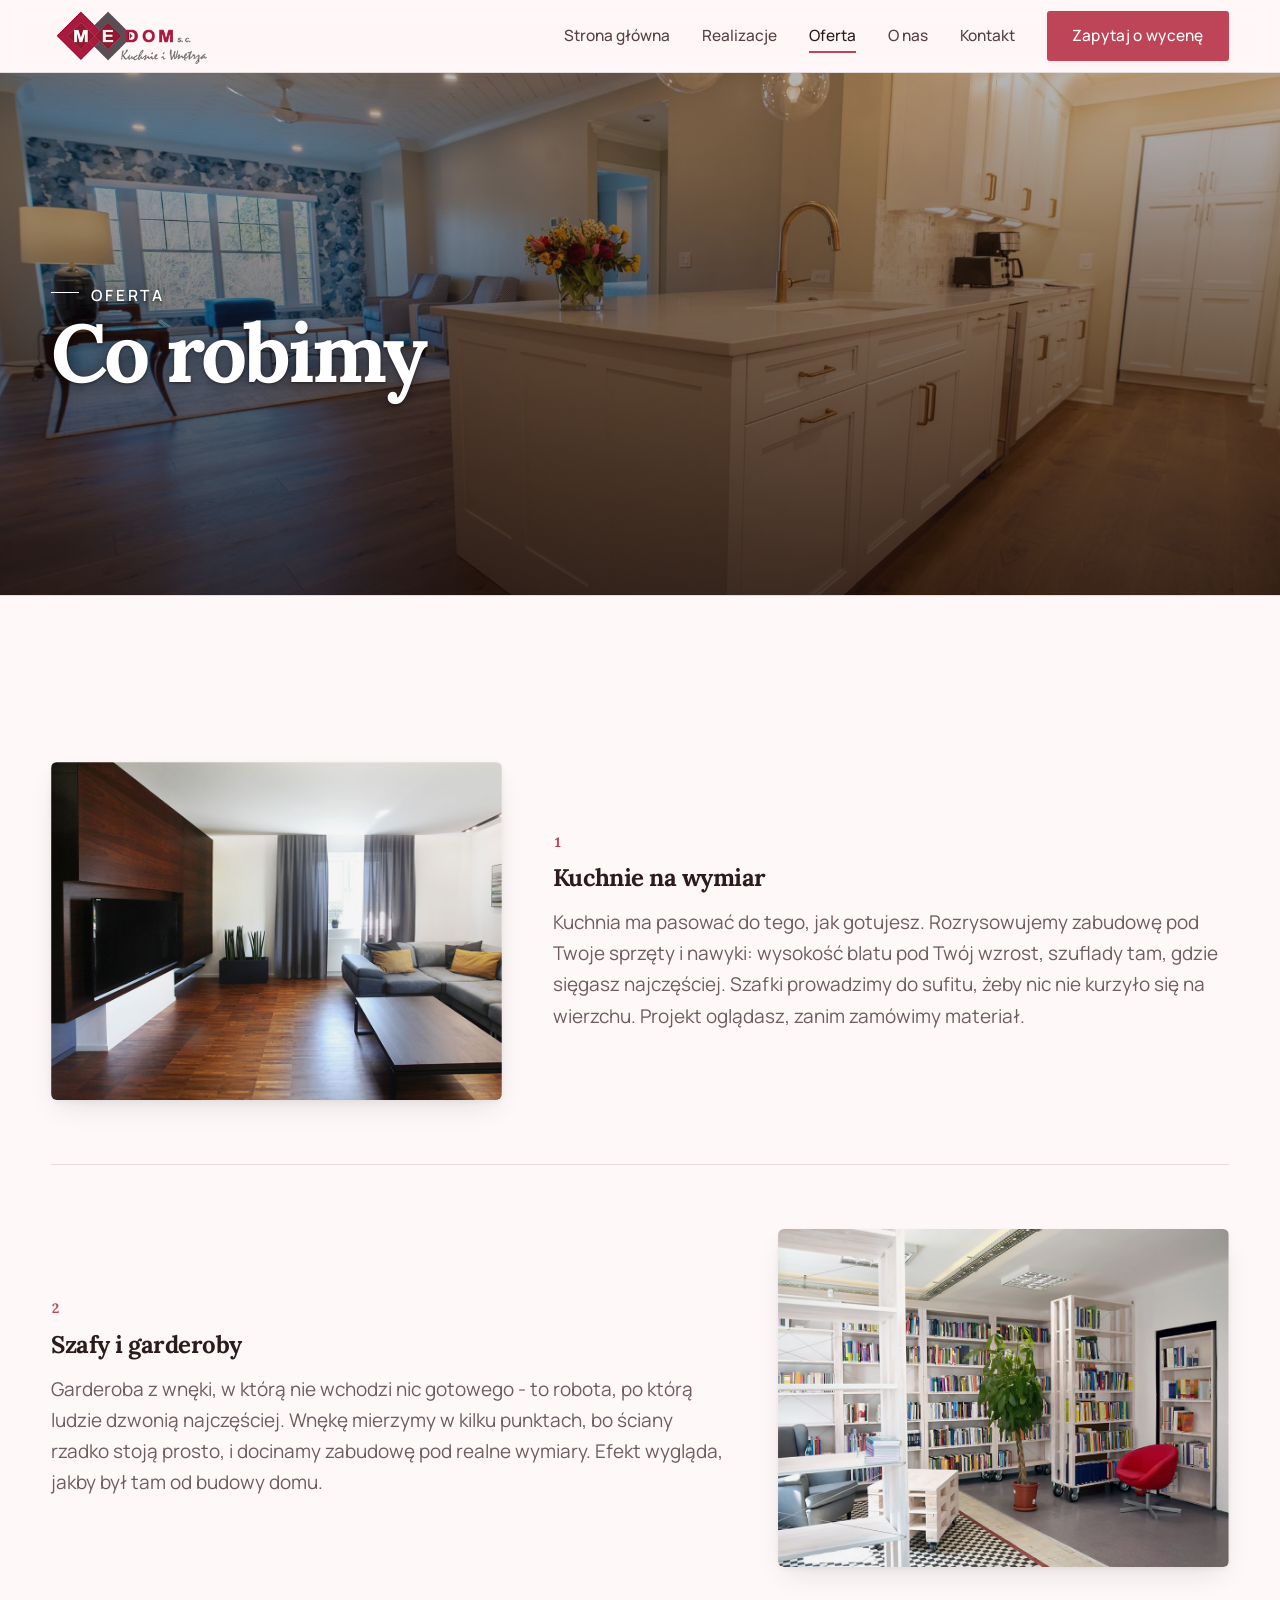
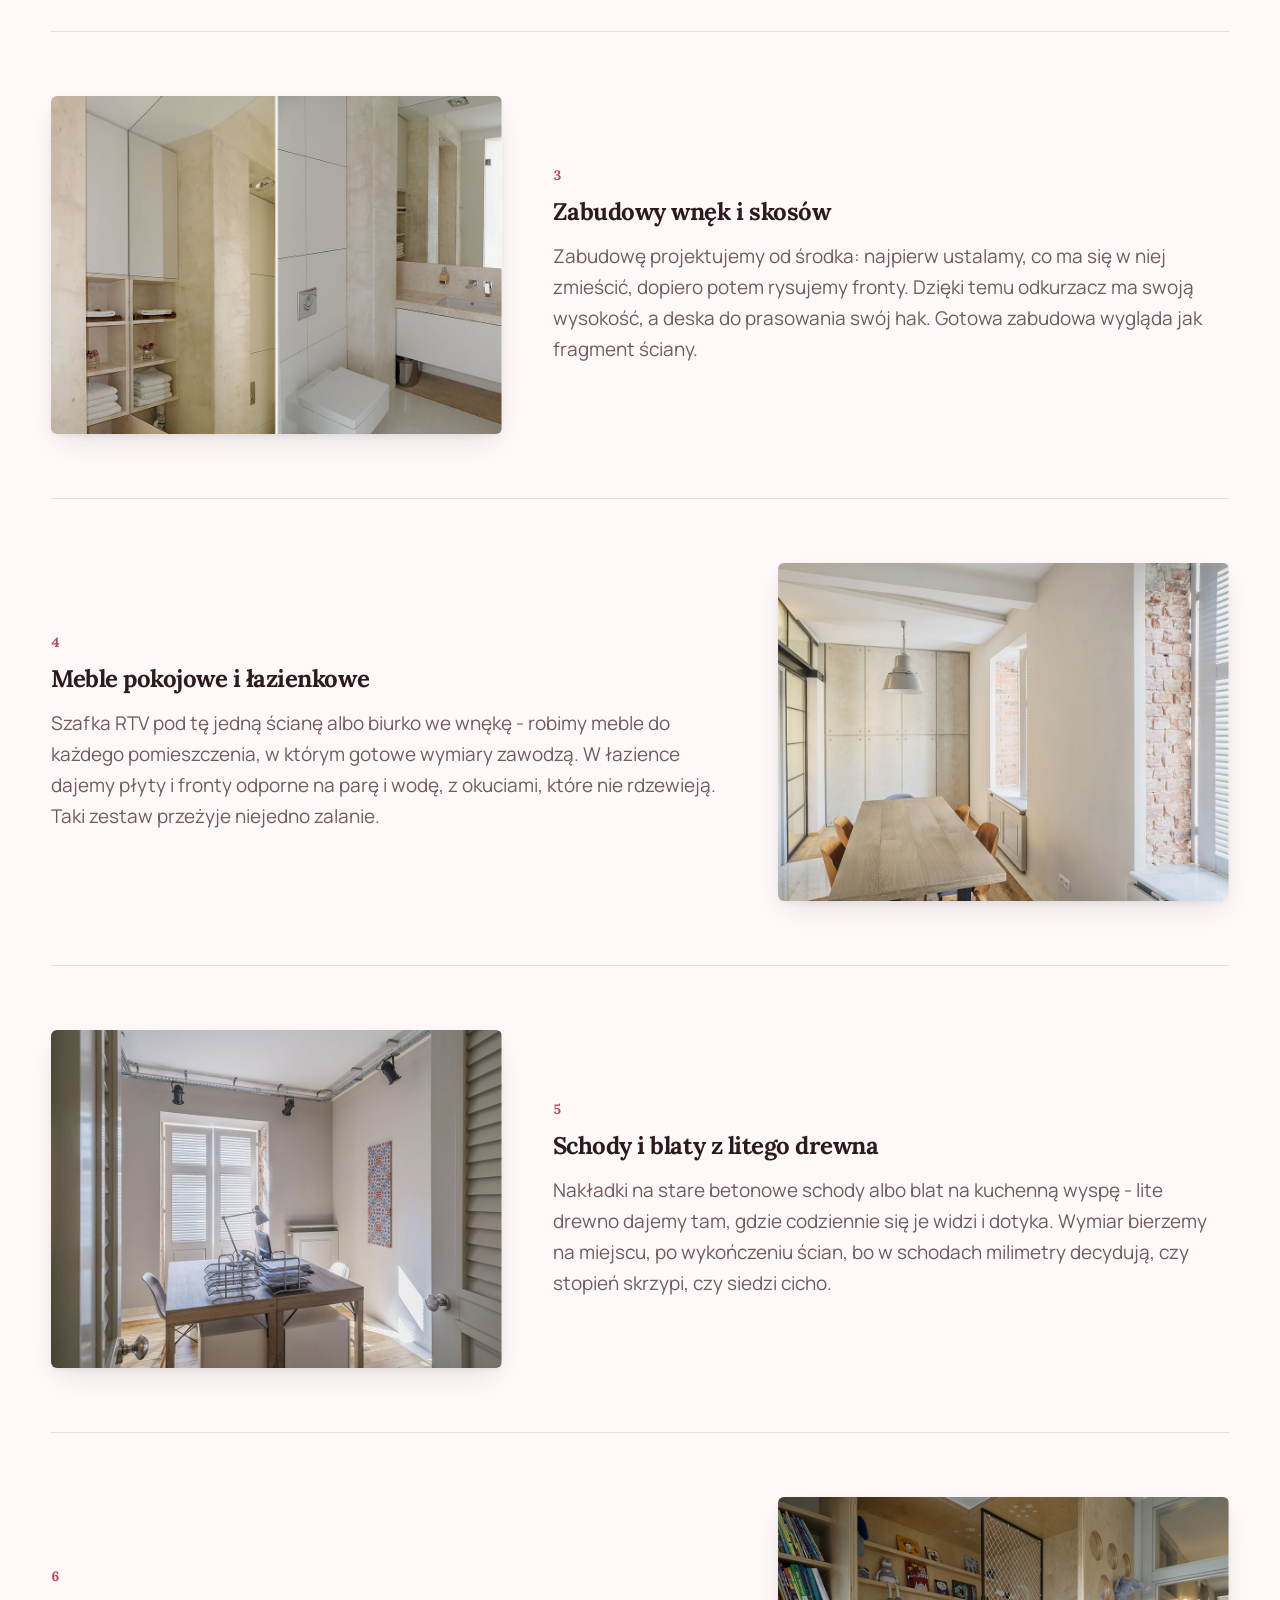
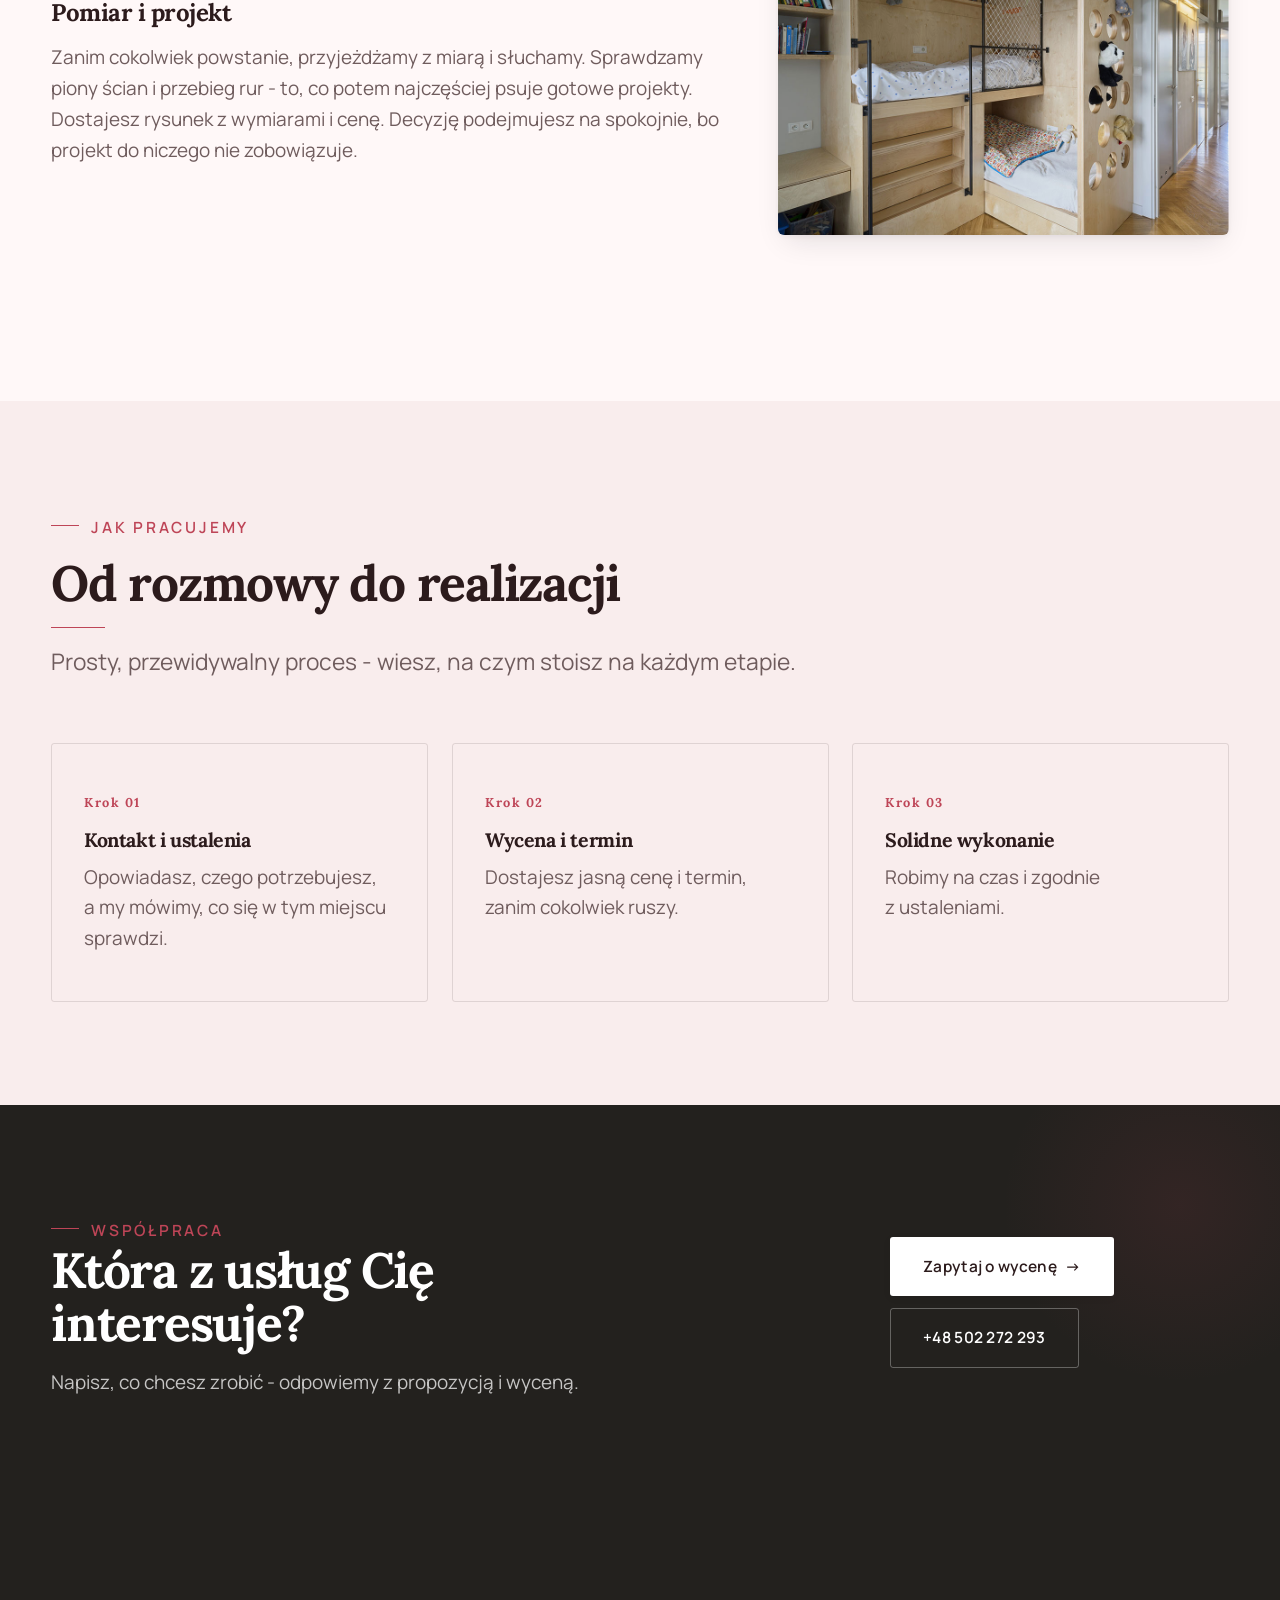
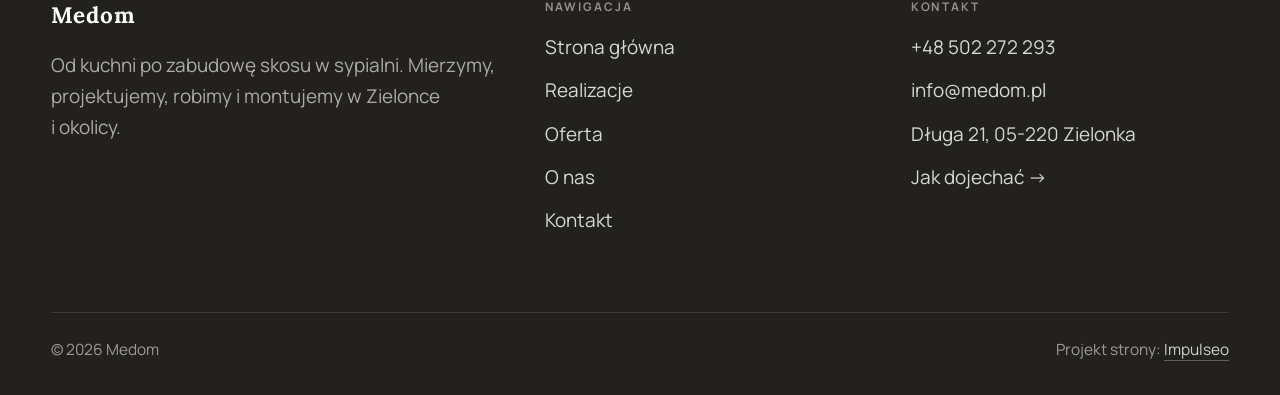
<file: oferta.html>
<!DOCTYPE html>
<html lang="pl">
<head>
<meta charset="UTF-8">
<meta name="viewport" content="width=device-width, initial-scale=1.0">
<title>Oferta - Medom</title>
<meta name="description" content="Meble na wymiar w Zielonce: kuchnie, szafy i zabudowy pod Twoje wnętrze. Bezpłatny pomiar i projekt, jedna cena, montaż z gwarancją. Zadzwoń: +48 502 272 293.">
<link rel="canonical" href="https://impulseo-pl.github.io/medom-meble-na-zamowienie/oferta.html">
<meta property="og:type" content="website">
<meta property="og:locale" content="pl_PL">
<meta property="og:site_name" content="Medom">
<meta property="og:title" content="Oferta - Medom">
<meta property="og:description" content="Meble na wymiar w Zielonce: kuchnie, szafy i zabudowy pod Twoje wnętrze. Bezpłatny pomiar i projekt, jedna cena, montaż z gwarancją. Zadzwoń: +48 502 272 293.">
<meta property="og:url" content="https://impulseo-pl.github.io/medom-meble-na-zamowienie/oferta.html">
<meta property="og:image" content="https://impulseo-pl.github.io/medom-meble-na-zamowienie/img/og.jpg">
<meta property="og:image:width" content="1200">
<meta property="og:image:height" content="630">
<meta name="twitter:card" content="summary_large_image">
<link rel="preconnect" href="https://fonts.googleapis.com">
<link rel="preconnect" href="https://fonts.gstatic.com" crossorigin>
<link href="https://fonts.googleapis.com/css2?family=Lora:wght@500;600;700&family=Manrope:wght@400;500;600&display=swap" rel="stylesheet">
<link rel="stylesheet" href="assets/styles.css?v=3">
</head>
<body>

<header class="nav">
  <div class="wrap nav-inner">
    <a class="brand brand-has-logo" href="index.html"><img class="brand-logo" src="img/logo.png" alt="Medom"></a>
    <nav class="nav-links">
      <a href="index.html">Strona główna</a>
      <a href="realizacje.html">Realizacje</a>
      <a href="oferta.html" class="active">Oferta</a>
      <a href="o-nas.html">O nas</a>
      <a href="kontakt.html">Kontakt</a>
      <a href="kontakt.html" class="btn btn-accent">Zapytaj o wycenę</a>
    </nav>
    <button class="nav-toggle" aria-label="Menu"><span></span><span></span><span></span></button>
  </div>
</header>

<section class="pagehead">
  <img src="img/about.jpg" alt="Medom - Co robimy">
  <div class="wrap">
    <span class="eyebrow">Oferta</span>
    <h1>Co robimy</h1>
  </div>
</section>
<section>
  <div class="wrap">
    <div class="svc-row reveal">
      <div class="svc-row-art"><img src="img/g11.jpg" alt="Kuchnie na wymiar" loading="lazy"></div>
      <div>
        <span class="num">01</span>
        <h3>Kuchnie na wymiar</h3>
        <p class="muted">Kuchnia ma pasować do tego, jak gotujesz. Rozrysowujemy zabudowę pod Twoje sprzęty i nawyki: wysokość blatu pod Twój wzrost, szuflady tam, gdzie sięgasz najczęściej. Szafki prowadzimy do sufitu, żeby nic nie kurzyło się na wierzchu. Projekt oglądasz, zanim zamówimy materiał.</p>
      </div>
    </div>
    <div class="svc-row rev reveal">
      <div class="svc-row-art"><img src="img/g12.jpg" alt="Szafy i garderoby" loading="lazy"></div>
      <div>
        <span class="num">02</span>
        <h3>Szafy i garderoby</h3>
        <p class="muted">Garderoba z wnęki, w którą nie wchodzi nic gotowego - to robota, po którą ludzie dzwonią najczęściej. Wnękę mierzymy w kilku punktach, bo ściany rzadko stoją prosto, i docinamy zabudowę pod realne wymiary. Efekt wygląda, jakby był tam od budowy domu.</p>
      </div>
    </div>
    <div class="svc-row reveal">
      <div class="svc-row-art"><img src="img/g13.jpg" alt="Zabudowy wnęk i skosów" loading="lazy"></div>
      <div>
        <span class="num">03</span>
        <h3>Zabudowy wnęk i skosów</h3>
        <p class="muted">Zabudowę projektujemy od środka: najpierw ustalamy, co ma się w niej zmieścić, dopiero potem rysujemy fronty. Dzięki temu odkurzacz ma swoją wysokość, a deska do prasowania swój hak. Gotowa zabudowa wygląda jak fragment ściany.</p>
      </div>
    </div>
    <div class="svc-row rev reveal">
      <div class="svc-row-art"><img src="img/g14.jpg" alt="Meble pokojowe i łazienkowe" loading="lazy"></div>
      <div>
        <span class="num">04</span>
        <h3>Meble pokojowe i łazienkowe</h3>
        <p class="muted">Szafka RTV pod tę jedną ścianę albo biurko we wnękę - robimy meble do każdego pomieszczenia, w którym gotowe wymiary zawodzą. W łazience dajemy płyty i fronty odporne na parę i wodę, z okuciami, które nie rdzewieją. Taki zestaw przeżyje niejedno zalanie.</p>
      </div>
    </div>
    <div class="svc-row reveal">
      <div class="svc-row-art"><img src="img/g15.jpg" alt="Schody i blaty z litego drewna" loading="lazy"></div>
      <div>
        <span class="num">05</span>
        <h3>Schody i blaty z litego drewna</h3>
        <p class="muted">Nakładki na stare betonowe schody albo blat na kuchenną wyspę - lite drewno dajemy tam, gdzie codziennie się je widzi i dotyka. Wymiar bierzemy na miejscu, po wykończeniu ścian, bo w schodach milimetry decydują, czy stopień skrzypi, czy siedzi cicho.</p>
      </div>
    </div>
    <div class="svc-row rev reveal">
      <div class="svc-row-art"><img src="img/g16.jpg" alt="Pomiar i projekt" loading="lazy"></div>
      <div>
        <span class="num">06</span>
        <h3>Pomiar i projekt</h3>
        <p class="muted">Zanim cokolwiek powstanie, przyjeżdżamy z miarą i słuchamy. Sprawdzamy piony ścian i przebieg rur - to, co potem najczęściej psuje gotowe projekty. Dostajesz rysunek z wymiarami i cenę. Decyzję podejmujesz na spokojnie, bo projekt do niczego nie zobowiązuje.</p>
      </div>
    </div>
  </div>
</section>
<section class="trust">
  <div class="wrap">
    <div class="head reveal">
      <span class="eyebrow">Jak pracujemy</span>
      <h2>Od rozmowy do realizacji</h2>
      <p>Prosty, przewidywalny proces - wiesz, na czym stoisz na każdym etapie.</p>
    </div>
    <div class="svc-grid">
      <div class="svc reveal"><div class="ic">Krok 01</div><h3>Kontakt i ustalenia</h3><p>Opowiadasz, czego potrzebujesz, a my mówimy, co się w tym miejscu sprawdzi.</p></div>
      <div class="svc reveal"><div class="ic">Krok 02</div><h3>Wycena i termin</h3><p>Dostajesz jasną cenę i termin, zanim cokolwiek ruszy.</p></div>
      <div class="svc reveal"><div class="ic">Krok 03</div><h3>Solidne wykonanie</h3><p>Robimy na czas i zgodnie z ustaleniami.</p></div>
    </div>
  </div>
</section>
<section class="cta">
  <div class="wrap">
    <div class="reveal">
      <span class="eyebrow">Współpraca</span>
      <h2>Która z usług Cię interesuje?</h2>
      <p>Napisz, co chcesz zrobić - odpowiemy z propozycją i wyceną.</p>
    </div>
    <div class="cta-actions reveal">
      <a href="kontakt.html" class="btn btn-light">Zapytaj o wycenę <span class="arr">→</span></a>
      <a href="tel:+48502272293" class="btn btn-ghost" style="color:#fff;border-color:rgba(255,255,255,.3)">+48 502 272 293</a>
    </div>
  </div>
</section>

<footer>
  <div class="wrap">
    <div class="foot-grid">
      <div class="foot-brand">
        <div class="name">Medom</div>
        <p>Od kuchni po zabudowę skosu w sypialni. Mierzymy, projektujemy, robimy i montujemy w Zielonce i okolicy.</p>
      </div>
      <div class="foot-col">
        <h4>Nawigacja</h4>
        <a href="index.html">Strona główna</a>
        <a href="realizacje.html">Realizacje</a>
        <a href="oferta.html">Oferta</a>
        <a href="o-nas.html">O nas</a>
        <a href="kontakt.html">Kontakt</a>
      </div>
      <div class="foot-col">
        <h4>Kontakt</h4>
        <a href="tel:+48502272293">+48 502 272 293</a>
        <a href="mailto:info@medom.pl">info@medom.pl</a>
        <p>Długa 21, 05-220 Zielonka</p>
        <a href="https://maps.google.com/?cid=6338558490232445719&g_mp=CiVnb29nbGUubWFwcy5wbGFjZXMudjEuUGxhY2VzLkdldFBsYWNlEAIYBCAA" target="_blank" rel="noopener">Jak dojechać →</a>
      </div>
    </div>
    <div class="foot-bot">
      <span>© 2026 Medom</span>
      <span>Projekt strony: <a class="foot-credit" href="https://impulseo.pl" target="_blank" rel="noopener">Impulseo</a></span>
    </div>
  </div>
</footer>


<script src="assets/main.js?v=3"></script>
<div class="sticky-call"><a class="sc-call" href="tel:+48502272293">Zadzwoń</a><a class="sc-quote" href="kontakt.html">Bezpłatna wycena</a></div>
</body>
</html>
</file>
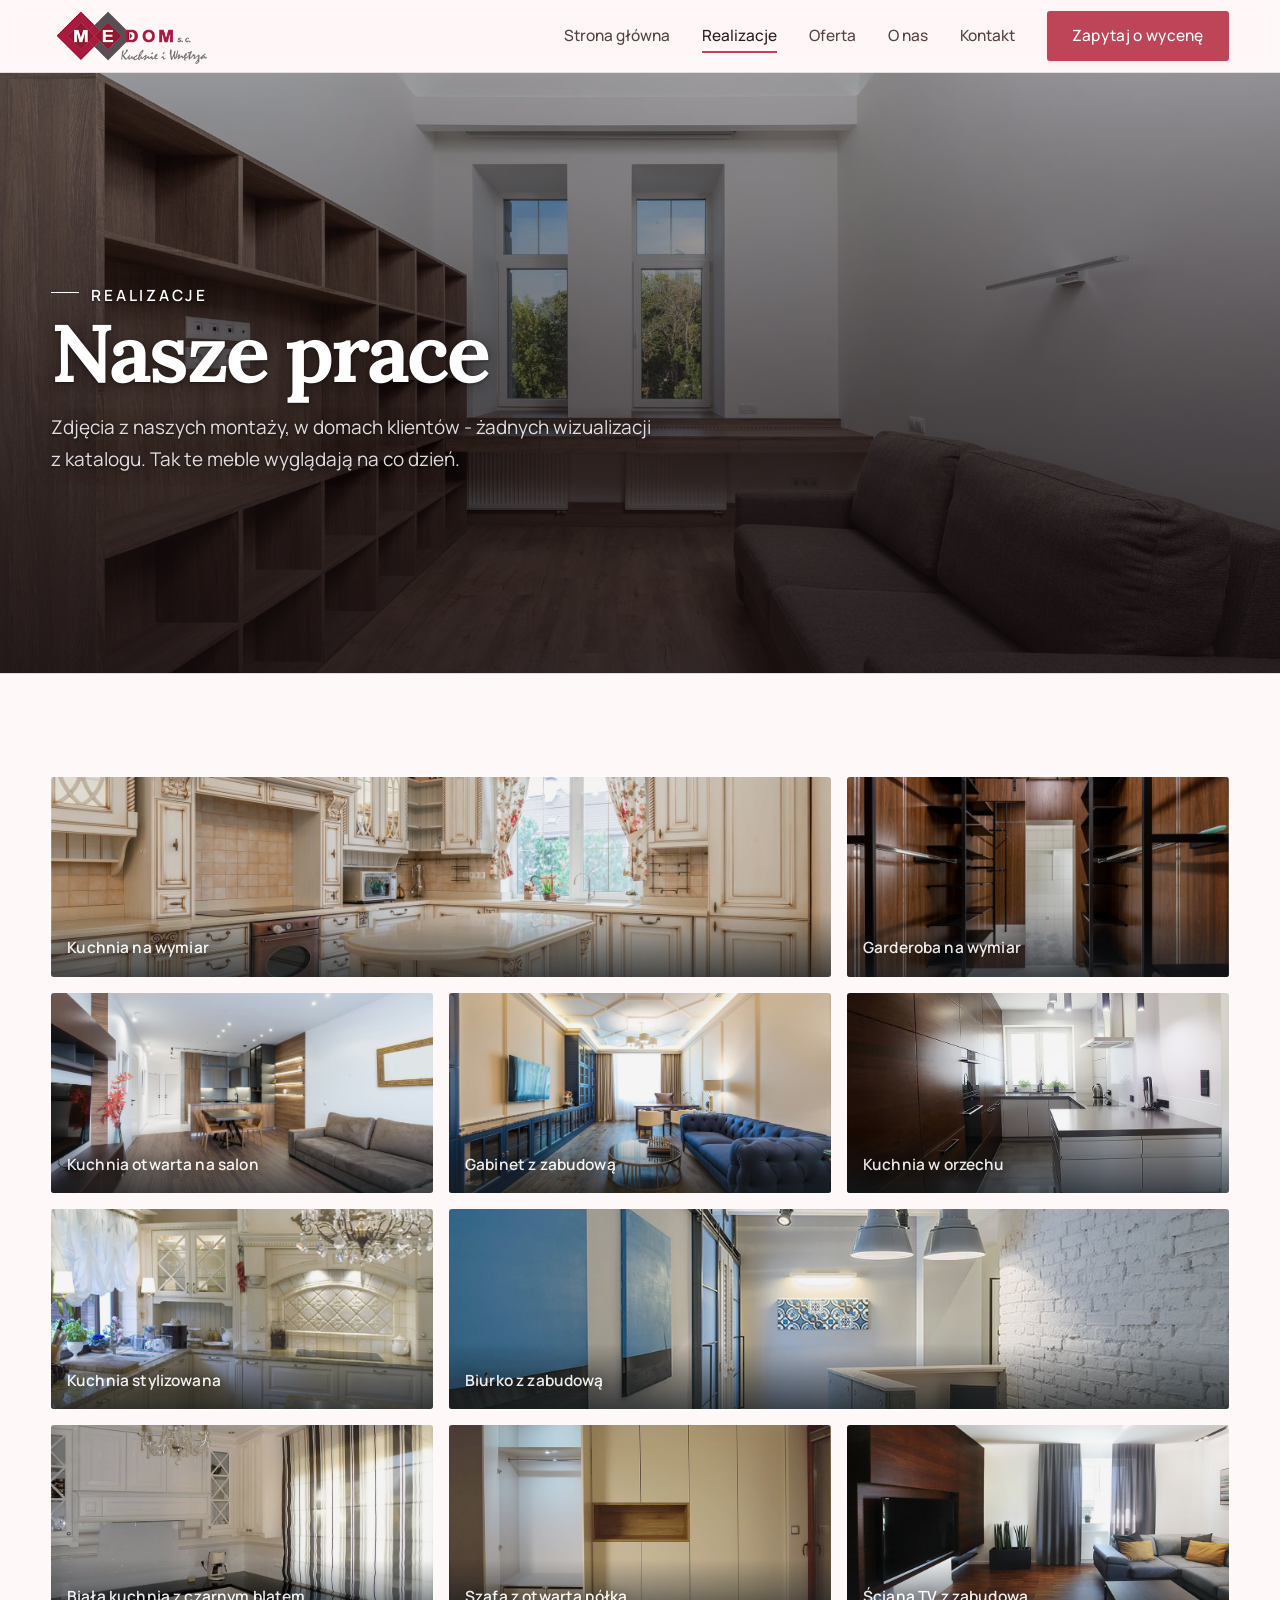
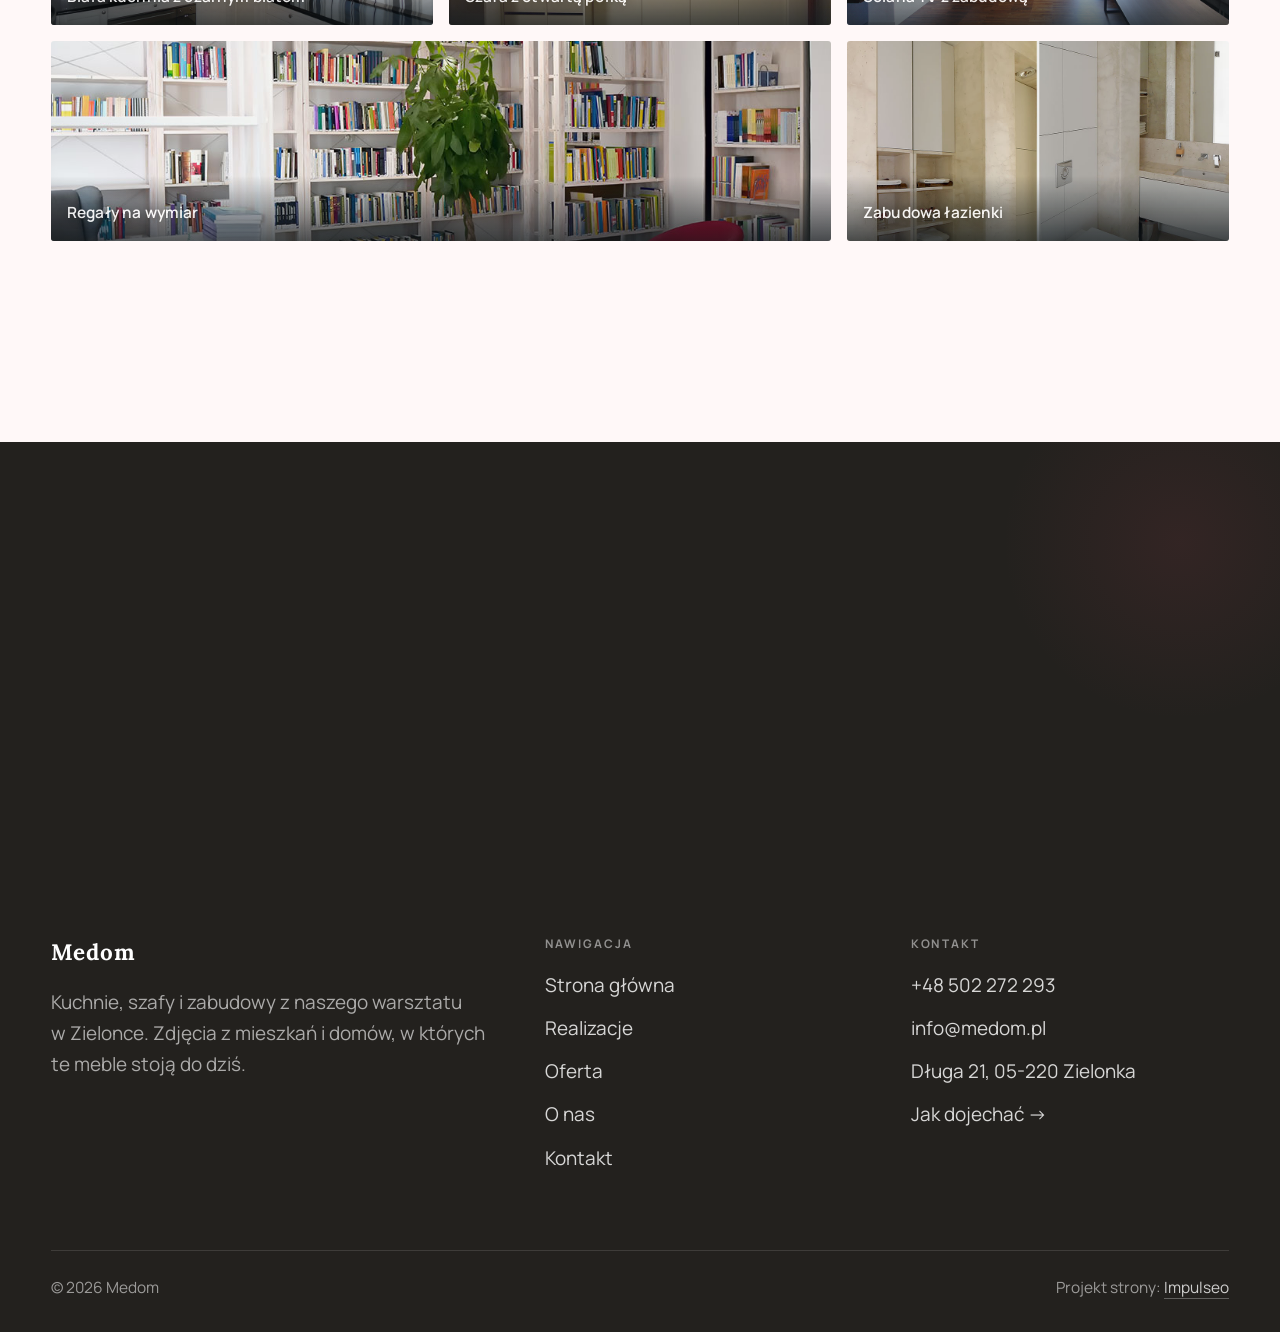
<file: realizacje.html>
<!DOCTYPE html>
<html lang="pl">
<head>
<meta charset="UTF-8">
<meta name="viewport" content="width=device-width, initial-scale=1.0">
<title>Realizacje - Medom</title>
<meta name="description" content="Realizacje Medom: Kuchnia na wymiar, Szafa wnękowa, Garderoba, Zabudowa pod skosem, Blat z litego drewna">
<link rel="canonical" href="https://impulseo-pl.github.io/medom-meble-na-zamowienie/realizacje.html">
<meta property="og:type" content="website">
<meta property="og:locale" content="pl_PL">
<meta property="og:site_name" content="Medom">
<meta property="og:title" content="Realizacje - Medom">
<meta property="og:description" content="Realizacje Medom: Kuchnia na wymiar, Szafa wnękowa, Garderoba, Zabudowa pod skosem, Blat z litego drewna">
<meta property="og:url" content="https://impulseo-pl.github.io/medom-meble-na-zamowienie/realizacje.html">
<meta property="og:image" content="https://impulseo-pl.github.io/medom-meble-na-zamowienie/img/og.jpg">
<meta property="og:image:width" content="1200">
<meta property="og:image:height" content="630">
<meta name="twitter:card" content="summary_large_image">
<link rel="preconnect" href="https://fonts.googleapis.com">
<link rel="preconnect" href="https://fonts.gstatic.com" crossorigin>
<link href="https://fonts.googleapis.com/css2?family=Lora:wght@500;600;700&family=Manrope:wght@400;500;600&display=swap" rel="stylesheet">
<link rel="stylesheet" href="assets/styles.css?v=3">
</head>
<body>

<header class="nav">
  <div class="wrap nav-inner">
    <a class="brand brand-has-logo" href="index.html"><img class="brand-logo" src="img/logo.png" alt="Medom"></a>
    <nav class="nav-links">
      <a href="index.html">Strona główna</a>
      <a href="realizacje.html" class="active">Realizacje</a>
      <a href="oferta.html">Oferta</a>
      <a href="o-nas.html">O nas</a>
      <a href="kontakt.html">Kontakt</a>
      <a href="kontakt.html" class="btn btn-accent">Zapytaj o wycenę</a>
    </nav>
    <button class="nav-toggle" aria-label="Menu"><span></span><span></span><span></span></button>
  </div>
</header>

<section class="pagehead">
  <img src="img/g10.jpg" alt="Medom - Nasze prace">
  <div class="wrap">
    <span class="eyebrow">Realizacje</span>
    <h1>Nasze prace</h1>
    <p>Zdjęcia z naszych montaży, w domach klientów - żadnych wizualizacji z katalogu. Tak te meble wyglądają na co dzień.</p>
  </div>
</section>
<section>
  <div class="wrap">
    <div class="gallery">
      <div class="tile t-two3 reveal"><img src="img/g1.jpg" alt="Kuchnia na wymiar" loading="lazy"><div class="cap">Kuchnia na wymiar</div></div>
      <div class="tile t-third reveal"><img src="img/g2.jpg" alt="Garderoba na wymiar" loading="lazy"><div class="cap">Garderoba na wymiar</div></div>
      <div class="tile t-third reveal"><img src="img/g3.jpg" alt="Medom - Kuchnia otwarta na salon" loading="lazy"><div class="cap">Kuchnia otwarta na salon</div></div>
      <div class="tile t-third reveal"><img src="img/g4.jpg" alt="Gabinet z zabudową" loading="lazy"><div class="cap">Gabinet z zabudową</div></div>
      <div class="tile t-third reveal"><img src="img/g5.jpg" alt="Medom - Kuchnia w orzechu" loading="lazy"><div class="cap">Kuchnia w orzechu</div></div>
      <div class="tile t-third reveal"><img src="img/g6.jpg" alt="Medom - Kuchnia stylizowana" loading="lazy"><div class="cap">Kuchnia stylizowana</div></div>
      <div class="tile t-two3 reveal"><img src="img/g7.jpg" alt="Medom - Biurko z zabudową" loading="lazy"><div class="cap">Biurko z zabudową</div></div>
      <div class="tile t-third reveal"><img src="img/g8.jpg" alt="Medom - Biała kuchnia z czarnym blatem" loading="lazy"><div class="cap">Biała kuchnia z czarnym blatem</div></div>
      <div class="tile t-third reveal"><img src="img/g9.jpg" alt="Medom - Szafa z otwartą półką" loading="lazy"><div class="cap">Szafa z otwartą półką</div></div>
      <div class="tile t-third reveal"><img src="img/g11.jpg" alt="Medom - Ściana TV z zabudową" loading="lazy"><div class="cap">Ściana TV z zabudową</div></div>
      <div class="tile t-two3 reveal"><img src="img/g12.jpg" alt="Medom - Regały na wymiar" loading="lazy"><div class="cap">Regały na wymiar</div></div>
      <div class="tile t-third reveal"><img src="img/g13.jpg" alt="Medom - Zabudowa łazienki" loading="lazy"><div class="cap">Zabudowa łazienki</div></div>
    </div>
    <p class="muted reveal" style="margin-top:var(--space-7);font-size:var(--text-sm);max-width:62ch">Część zdjęć jest poglądowa. Podczas pomiaru u Ciebie pokazujemy zdjęcia mebli, które robiliśmy w podobnych wnętrzach.</p>
  </div>
</section>
<section class="cta">
  <div class="wrap">
    <div class="reveal">
      <span class="eyebrow">Współpraca</span>
      <h2>Spodobały Ci się nasze prace?</h2>
      <p>Opowiedz, co trzeba zrobić - przygotujemy wycenę dopasowaną do potrzeb.</p>
    </div>
    <div class="cta-actions reveal">
      <a href="kontakt.html" class="btn btn-light">Zapytaj o wycenę <span class="arr">→</span></a>
      <a href="tel:+48502272293" class="btn btn-ghost" style="color:#fff;border-color:rgba(255,255,255,.3)">+48 502 272 293</a>
    </div>
  </div>
</section>

<footer>
  <div class="wrap">
    <div class="foot-grid">
      <div class="foot-brand">
        <div class="name">Medom</div>
        <p>Kuchnie, szafy i zabudowy z naszego warsztatu w Zielonce. Zdjęcia z mieszkań i domów, w których te meble stoją do dziś.</p>
      </div>
      <div class="foot-col">
        <h4>Nawigacja</h4>
        <a href="index.html">Strona główna</a>
        <a href="realizacje.html">Realizacje</a>
        <a href="oferta.html">Oferta</a>
        <a href="o-nas.html">O nas</a>
        <a href="kontakt.html">Kontakt</a>
      </div>
      <div class="foot-col">
        <h4>Kontakt</h4>
        <a href="tel:+48502272293">+48 502 272 293</a>
        <a href="mailto:info@medom.pl">info@medom.pl</a>
        <p>Długa 21, 05-220 Zielonka</p>
        <a href="https://maps.google.com/?cid=6338558490232445719&g_mp=CiVnb29nbGUubWFwcy5wbGFjZXMudjEuUGxhY2VzLkdldFBsYWNlEAIYBCAA" target="_blank" rel="noopener">Jak dojechać →</a>
      </div>
    </div>
    <div class="foot-bot">
      <span>© 2026 Medom</span>
      <span>Projekt strony: <a class="foot-credit" href="https://impulseo.pl" target="_blank" rel="noopener">Impulseo</a></span>
    </div>
  </div>
</footer>


<script src="assets/main.js?v=3"></script>
<div class="sticky-call"><a class="sc-call" href="tel:+48502272293">Zadzwoń</a><a class="sc-quote" href="kontakt.html">Bezpłatna wycena</a></div>
</body>
</html>
</file>
<file: assets/styles.css>
/* ============================================================
   STOLBASZ — premium, architektoniczny B2B fit-out
   Jasna paleta, zero brązu. System wg premium-web-craft.
   Projekt strony: Impulseo (impulseo.pl)
   ============================================================ */

:root{
  /* PALETA — jasna, architektoniczna, chłodna */
  --paper:#F3F1EC;          /* główne tło */
  --paper-2:#E6E3DB;        /* sekcje alternatywne (chłodny jasny szary) */
  --paper-3:#E6E3DB;        /* delikatne wypełnienia */
  --ink:#23211E;            /* tekst główny — chłodny grafit */
  --ink-soft:#43403A;       /* nagłówki drugorzędne */
  --muted:#87837A;          /* tekst poboczny */
  --line:rgba(35,33,30,.12);/* hairline */
  --accent:#8A6B3C;         /* stonowany petrol-slate — jedyny akcent */
  --accent-d:#6E5430;
  --accent-soft:rgba(138,107,60,.10);
  --dark:#23211E;           /* sekcje ciemne (stopka/CTA) */

  /* HOVER ZDJĘĆ — JEDEN standard dla całego silnika (decyzja K. 04.08.2026, artefakt z wariantami).
     Delikatny zoom 1.02 + rozjaśnienie. Dawne scale(1.05) ODRZUCONE: skakał kadr.
     Spoczynek lekko przygaszony, ale TYLKO tam, gdzie jest mysz (@media hover:hover) —
     na telefonie zdjęcia zostają w pełnej jasności. */
  --img-zoom:1.02;
  --img-rest:brightness(.95) saturate(.99);
  --img-hot:brightness(1.06) saturate(1.05);
  --img-dur:.55s;

  /* ODSTĘPY — skala 4/8 */
  --space-1:4px; --space-2:8px; --space-3:12px; --space-4:16px; --space-5:24px;
  --space-6:32px; --space-7:48px; --space-8:64px; --space-9:96px; --space-10:128px;

  /* TYPOGRAFIA — fluid clamp() (skala podbita 16.07.2026: większe, czytelniejsze litery — uwaga Adama) */
  --text-sm:clamp(.9rem,.87rem + .12vw,1rem);
  --text-base:clamp(1.08rem,1.04rem + .18vw,1.2rem);
  --text-lg:clamp(1.24rem,1.15rem + .34vw,1.44rem);
  --text-h3:clamp(1.34rem,1.22rem + .55vw,1.66rem);
  --text-h2:clamp(2.1rem,1.66rem + 2.1vw,3.1rem);
  --text-h1:clamp(2.9rem,2.1rem + 4vw,5.1rem);

  /* PROMIENIE — architektoniczne, raczej ostre */
  --r-sm:3px; --r-md:6px; --r-lg:10px;

  /* RUCH */
  --ease:cubic-bezier(.25,.46,.45,.94); --dur:.24s;

  /* CIENIE — miękkie, warstwowe */
  --sh-sm:0 1px 2px rgba(16,24,32,.04), 0 2px 8px rgba(16,24,32,.05);
  --sh-md:0 2px 6px rgba(16,24,32,.05), 0 12px 28px -8px rgba(16,24,32,.12);
  --sh-lg:0 6px 14px rgba(16,24,32,.07), 0 26px 56px -18px rgba(16,24,32,.22);

  --hairline:1px solid var(--line);

  --font-display:'Lora',serif;
  --font-body:'Manrope',sans-serif;
}

*{box-sizing:border-box;margin:0;padding:0}
html{scroll-behavior:smooth}
body{
  font-family:var(--font-body);
  font-size:var(--text-base);
  line-height:1.65;
  color:var(--ink);
  background:var(--paper);
  -webkit-font-smoothing:antialiased;
  text-rendering:optimizeLegibility;
}
img{max-width:100%;display:block}
a{color:inherit;text-decoration:none}

.wrap{width:min(92%,1180px);margin-inline:auto}
section{padding-block:clamp(52px,6.5vw,96px)}

h1,h2,h3{font-family:var(--font-display);font-weight:700;line-height:1.08;letter-spacing:-.02em;color:var(--ink)}
h1{font-size:var(--text-h1);letter-spacing:-.035em}
h2{font-size:var(--text-h2);letter-spacing:-.025em}
h3{font-size:var(--text-h3)}
p{max-width:65ch}

.eyebrow{
  font-family:var(--font-body);
  font-size:var(--text-sm);
  font-weight:600;
  letter-spacing:.18em;
  text-transform:uppercase;
  color:var(--accent);
  display:inline-flex;align-items:center;gap:var(--space-3);
}
/* flex:none + margin-top = kreska trzyma się PIERWSZEJ linii. Wcześniej align-items:center
   centrowało ją względem całego bloku i przy zawinięciu (długi kicker typu
   „…WNĘTRZ · LESZNO · OD 2019") druga linia lądowała z brzydkim wcięciem. */
.eyebrow{align-items:flex-start}
.eyebrow>*,.eyebrow{text-wrap:balance}   /* dlugi kicker lamal sie na sierote typu samo „2019" w drugiej linii */
.eyebrow::before{content:"";width:28px;height:1px;background:var(--accent);display:inline-block;flex:none;margin-top:.62em}

.muted{color:var(--muted)}
.lead{font-size:var(--text-lg);line-height:1.55;color:var(--ink-soft);max-width:50ch}

/* ---------- BUTTONS ---------- */
.btn{
  display:inline-flex;align-items:center;gap:var(--space-2);
  font-weight:600;font-size:var(--text-sm);letter-spacing:.02em;
  padding:var(--space-4) var(--space-6);
  border-radius:var(--r-sm);
  transition:transform var(--dur) var(--ease),box-shadow var(--dur) var(--ease),background var(--dur) var(--ease);
  cursor:pointer;border:1px solid transparent;
}
.btn-accent{background:var(--accent);color:#fff;box-shadow:var(--sh-sm)}
.btn-accent:hover{background:var(--accent-d);transform:translateY(-2px);box-shadow:var(--sh-md)}
.btn-accent:active{transform:translateY(0);box-shadow:var(--sh-sm)}
.btn-ghost{background:transparent;color:var(--ink);border-color:var(--line)}
.btn-ghost:hover{border-color:var(--accent);color:var(--accent);transform:translateY(-2px)}
.btn-light{background:#fff;color:var(--ink);box-shadow:var(--sh-sm)}
.btn-light:hover{transform:translateY(-2px);box-shadow:var(--sh-md)}
.btn .arr{transition:transform var(--dur) var(--ease)}
.btn:hover .arr{transform:translateX(4px)}

/* ---------- NAV ---------- */
.nav{
  position:sticky;top:0;z-index:50;
  background:color-mix(in srgb,var(--paper) 88%,transparent);
  backdrop-filter:saturate(140%) blur(10px);
  border-bottom:var(--hairline);
}
.nav-inner{display:flex;align-items:center;justify-content:space-between;height:72px}
.brand{display:flex;flex-direction:column;line-height:1}
.brand .name{font-family:var(--font-display);font-weight:800;font-size:1.35rem;letter-spacing:.04em}
.brand .sub{font-size:.62rem;letter-spacing:.34em;text-transform:uppercase;color:var(--muted);margin-top:5px}
.nav-links{display:flex;align-items:center;gap:var(--space-6)}
.nav-links a{font-size:var(--text-sm);font-weight:500;color:var(--ink-soft);position:relative;padding-block:4px;transition:color var(--dur) var(--ease)}
.nav-links a::after{content:"";position:absolute;left:0;bottom:0;width:0;height:1.5px;background:var(--accent);transition:width var(--dur) var(--ease)}
.nav-links a:hover,.nav-links a.active{color:var(--ink)}
.nav-links a:hover::after,.nav-links a.active::after{width:100%}
.nav-links .btn{padding:var(--space-2) var(--space-5)}
/* przyciski w nav: właściwy kolor (przebij .nav-links a) + bez podkreślenia */
.nav-links a.btn-accent{color:#fff}
.nav-links a.btn-ghost,.nav-links a.btn-light{color:var(--ink)}
.nav-links a.btn::after{display:none}
.nav-toggle{display:none;background:none;border:none;cursor:pointer;flex-direction:column;gap:5px;padding:8px}
.nav-toggle span{width:24px;height:2px;background:var(--ink);transition:var(--dur)}

/* ---------- HERO (split) ---------- */
.hero{position:relative;overflow:hidden;border-bottom:var(--hairline)}
.hero-grid{display:grid;grid-template-columns:1.05fr .95fr;gap:clamp(24px,4vw,60px);align-items:center;
  padding-block:clamp(36px,4.5vw,64px)}
.hero-copy .eyebrow{margin-bottom:var(--space-5)}
.hero-copy h1{margin-bottom:var(--space-5)}
.hero-copy .lead{margin-bottom:var(--space-7)}
.hero-actions{display:flex;flex-wrap:wrap;gap:var(--space-4)}
.hero-art{position:relative;aspect-ratio:4/3;border-radius:var(--r-lg);overflow:hidden;box-shadow:var(--sh-lg)}
.hero-art img{width:100%;height:100%;object-fit:cover}
.hero-art::after{content:"";position:absolute;inset:0;background:linear-gradient(180deg,transparent 55%,rgba(18,24,28,.28))}
.hero-badge{position:absolute;left:var(--space-5);bottom:var(--space-5);z-index:2;
  background:rgba(252,252,251,.94);backdrop-filter:blur(4px);
  border-radius:var(--r-md);padding:var(--space-4) var(--space-5);box-shadow:var(--sh-md);max-width:78%}
.hero-badge strong{display:block;font-family:var(--font-display);font-size:1rem;letter-spacing:-.01em}
.hero-badge span{font-size:var(--text-sm);color:var(--muted)}

/* ---------- HERO duży / kinowy (strona główna) ---------- */
.hero-cine{position:relative;min-height:clamp(560px,82vh,840px);min-height:clamp(560px,82svh,840px);display:flex;align-items:center;overflow:hidden;border-bottom:var(--hairline)}
.hero-cine>img{position:absolute;inset:0;width:100%;height:100%;object-fit:cover;z-index:0}
.hero-cine::after{content:"";position:absolute;inset:0;z-index:1;
  background:linear-gradient(95deg,rgba(13,18,23,.86) 0%,rgba(13,18,23,.64) 32%,rgba(13,18,23,.24) 62%,rgba(13,18,23,.04) 100%)}
.hero-cine .wrap{position:relative;z-index:2;padding-block:var(--space-8)}
.hero-cine .hero-copy{max-width:660px}
.hero-cine .eyebrow{color:#fff;margin-bottom:var(--space-5)}
.hero-cine .eyebrow::before{background:#fff}
.hero-cine h1{color:#fff;margin-bottom:var(--space-5);font-size:clamp(2.9rem,2rem + 4.4vw,5.2rem);text-wrap:balance}
.hero-cine .lead{color:rgba(255,255,255,.92);max-width:48ch;margin-bottom:var(--space-7)}
.hero-cine .hero-actions{display:flex;flex-wrap:wrap;gap:var(--space-4)}
/* NISKIE OKNO (laptop z dokiem i paskami przeglądarki ma ~700-780 px wysokości widoku):
   H1 do 5.2rem + długi lead nie mieściły się i przyciski wypadały POD krawędź ekranu -
   klient widział stronę bez ani jednego CTA. Skalujemy w dół, zamiast przycinać treść. */
@media(min-width:821px) and (max-height:820px){
  .hero-cine{min-height:clamp(520px,94svh,780px)}
  .hero-cine .wrap{padding-block:var(--space-6)}
  .hero-cine h1{font-size:clamp(2.2rem,1.5rem + 2.6vw,3.6rem);margin-bottom:var(--space-4)}
  .hero-cine .eyebrow{margin-bottom:var(--space-4)}
  .hero-cine .lead{margin-bottom:var(--space-5);max-width:44ch}
}
@media(max-width:680px){
  .hero-cine{min-height:clamp(520px,76vh,640px);min-height:clamp(520px,76svh,640px);align-items:flex-end}
  .hero-cine::after{background:linear-gradient(0deg,rgba(13,18,23,.9) 6%,rgba(13,18,23,.45) 55%,rgba(13,18,23,.25) 100%)}
  .hero-cine .wrap{padding-bottom:var(--space-9)}
  /* TELEFON (~90% oglądających): lead potrafił zająć 8 linii i zepchnąć CTA poza pierwszy ekran.
     Zwężamy interlinię i skalę - treści nie ucinamy, bo to ona sprzedaje. */
  .hero-cine .lead{font-size:.98rem;line-height:1.5;margin-bottom:var(--space-5)}
  .hero-cine .eyebrow{font-size:.72rem;letter-spacing:.13em;margin-bottom:var(--space-4)}
  .hero-cine .eyebrow::before{width:20px}
  .hero-cine h1{margin-bottom:var(--space-4)}
}

/* full-bleed hero variant (podstrony) */
.pagehead{position:relative;min-height:46vh;min-height:46svh;display:flex;align-items:flex-end;overflow:hidden;border-bottom:var(--hairline)}
.pagehead img{position:absolute;inset:0;width:100%;height:100%;object-fit:cover}
.pagehead::after{content:"";position:absolute;inset:0;background:linear-gradient(180deg,rgba(18,24,28,.25),rgba(18,24,28,.62))}
.pagehead .wrap{position:relative;z-index:2;padding-block:var(--space-9);color:#fff}
.pagehead h1{color:#fff;max-width:18ch}
.pagehead .eyebrow{color:#fff}
.pagehead .eyebrow::before{background:#fff}
.pagehead p{color:rgba(255,255,255,.86);margin-top:var(--space-4);max-width:54ch}

/* ---------- STRIP (pasek skrótów / liczby) ---------- */
.strip{background:var(--dark);color:#fff}
/* PASEK HASEŁ — standard 04.08.2026 (decyzja K.): 5 haseł w JEDNYM rzędzie, tekst WYŚRODKOWANY,
   węższe marginesy boczne niż reszta strony (pasek ma iść szerzej), równe wysokości kolumn. */
.strip .wrap{width:min(96%,1440px);display:grid;grid-template-columns:repeat(5,1fr);
  gap:var(--space-5);padding-block:var(--space-7);align-items:stretch}
.strip .item .k{font-family:var(--font-display);font-size:clamp(1.05rem,.82rem + .85vw,1.55rem);
  font-weight:800;letter-spacing:-.02em;color:#fff;line-height:1.18;text-wrap:balance}
.strip .item .v{font-size:var(--text-sm);color:rgba(255,255,255,.66);margin-top:var(--space-2);line-height:1.4}
.strip .item{border-left:2px solid var(--accent);padding-inline:var(--space-4);
  text-align:center;display:flex;flex-direction:column;justify-content:center}
/* liczba kolumn = liczba haseł, żeby ostatnie nie zostawało samo w drugim rzędzie.
   Klasę n-N nadaje multipage.py; domyślnie (bez klasy) pasek jest 5-kolumnowy. */
.strip.n-2 .wrap{grid-template-columns:repeat(2,1fr)}
.strip.n-3 .wrap{grid-template-columns:repeat(3,1fr)}
.strip.n-4 .wrap{grid-template-columns:repeat(4,1fr);gap:var(--space-6)}
.strip.n-4 .item .k{font-size:clamp(1.3rem,1rem + 1.1vw,2rem)}
.strip.n-6 .wrap{grid-template-columns:repeat(6,1fr);gap:var(--space-4)}
.strip.n-6 .item .k{font-size:clamp(.98rem,.8rem + .7vw,1.35rem)}
/* równe łamanie: zamiast "długa linia + jedno słowo" obie linie zbliżonej długości */
.strip .item .k{text-wrap:balance}

/* ---------- SECTION HEAD ---------- */
.head{max-width:48rem;margin-bottom:var(--space-8)}
.head.center{margin-inline:auto;text-align:center}
.head .eyebrow{margin-bottom:var(--space-4)}
.head h2{margin-bottom:var(--space-4)}
.head p{color:var(--muted);font-size:var(--text-lg);line-height:1.55}
.head.center p{margin-inline:auto}

/* ---------- INTRO SPLIT ---------- */
.split{display:grid;grid-template-columns:.92fr 1.08fr;gap:clamp(28px,5vw,80px);align-items:center}
.split.rev{grid-template-columns:1.08fr .92fr}
.split.rev .split-art{order:-1}
.split-art{position:relative;aspect-ratio:5/4;border-radius:var(--r-lg);overflow:hidden;box-shadow:var(--sh-lg)}
.split-art img{width:100%;height:100%;object-fit:cover}
.split-copy h2{margin-bottom:var(--space-5)}
.split-copy p+p{margin-top:var(--space-4)}
.split-copy .btn{margin-top:var(--space-6)}

/* ---------- SERVICES (zakres) ---------- */
.svc-grid{display:grid;grid-template-columns:repeat(auto-fit,minmax(280px,1fr));gap:var(--space-5)}
.svc{background:#fff;border:var(--hairline);border-radius:var(--r-md);padding:var(--space-7) var(--space-6);
  transition:transform var(--dur) var(--ease),box-shadow var(--dur) var(--ease),border-color var(--dur) var(--ease);
  position:relative;overflow:hidden}
.svc::before{content:"";position:absolute;left:0;top:0;width:3px;height:0;background:var(--accent);transition:height var(--dur) var(--ease)}
.svc:hover{transform:translateY(-4px);box-shadow:var(--sh-md);border-color:transparent}
.svc:hover::before{height:100%}
.svc .ic{font-family:var(--font-display);font-size:.8rem;font-weight:700;letter-spacing:.12em;color:var(--accent);margin-bottom:var(--space-4)}
.svc h3{margin-bottom:var(--space-3);font-size:1.22rem}
.svc p{color:var(--muted);font-size:var(--text-base);line-height:1.6}

/* big detailed service rows */
.svc-row{display:grid;grid-template-columns:.8fr 1.2fr;gap:clamp(20px,4vw,60px);align-items:center;padding-block:var(--space-8)}
.svc-row+.svc-row{border-top:var(--hairline)}
.svc-row.rev{grid-template-columns:1.2fr .8fr}
/* Naprzemienny układ wierszy oferty: co drugi wiersz ma zdjęcie po PRAWEJ.
   Było `order:-1` — martwy kod, bo zdjęcie i tak jest pierwszym dzieckiem w HTML,
   więc wszystkie wiersze wyglądały identycznie (zdjęcie zawsze z lewej), a `rev`
   zmieniało tylko szerokość kolumn. Znalezione 29.07.2026 przy różnicowaniu kierunków
   animacji (pomiar pozycji: art.mid 390/502 przy row.mid 756 — zawsze lewa strona). */
.svc-row.rev .svc-row-art{order:2}
.svc-row-art{aspect-ratio:4/3;border-radius:var(--r-md);overflow:hidden;box-shadow:var(--sh-md)}
.svc-row-art img{width:100%;height:100%;object-fit:cover}
.svc-row h3{font-size:1.5rem;margin-bottom:var(--space-4)}
.svc-row .num{font-family:var(--font-display);font-size:.85rem;font-weight:700;letter-spacing:.14em;color:var(--accent);display:block;margin-bottom:var(--space-3)}
.svc-row ul{list-style:none;margin-top:var(--space-4);display:flex;flex-direction:column;gap:var(--space-2)}
.svc-row li{position:relative;padding-left:var(--space-5);color:var(--muted);font-size:var(--text-base)}
.svc-row li::before{content:"";position:absolute;left:0;top:.62em;width:8px;height:1px;background:var(--accent)}

/* ---------- GALLERY (realizacje) ---------- */
.gallery{display:grid;grid-template-columns:repeat(12,1fr);gap:var(--space-4);grid-auto-rows:200px}
/* GALERIA MASONRY — pionowe zdjęcia (portrety beauty/wellness) bez przycinania: kolumny, height auto */
.gallery-masonry{column-count:3;column-gap:var(--space-4)}
@media(max-width:900px){.gallery-masonry{column-count:2}}
@media(max-width:560px){.gallery-masonry{column-count:1}}
.gallery-masonry .m-tile{break-inside:avoid;margin:0 0 var(--space-4);padding:0;position:relative;overflow:hidden;border-radius:var(--r-md);border:1px solid var(--line)}
.gallery-masonry .m-tile img{width:100%;height:auto;display:block}
.gallery-masonry .m-tile .cap{position:absolute;left:0;right:0;bottom:0;padding:var(--space-4);color:#fff;background:linear-gradient(0deg,rgba(0,0,0,.55),transparent);font-size:var(--text-sm)}
.gallery-masonry .m-tile .cap small{display:block;font-weight:400;opacity:.78;letter-spacing:.04em;text-transform:uppercase;font-size:.66rem;margin-top:3px}
.tile{position:relative;overflow:hidden;border-radius:var(--r-md);box-shadow:var(--sh-sm);
  transition:transform var(--dur) var(--ease),box-shadow var(--dur) var(--ease)}
.tile img{width:100%;height:100%;object-fit:cover;
  transition:transform var(--img-dur) var(--ease),filter var(--img-dur) var(--ease)}
.tile:hover{box-shadow:var(--sh-md)}
.tile .cap{position:absolute;left:0;right:0;bottom:0;padding:var(--space-5) var(--space-4) var(--space-4);
  background:linear-gradient(transparent,rgba(18,24,28,.78));color:#fff;
  font-size:var(--text-sm);font-weight:600;letter-spacing:.01em;
  opacity:0;transform:translateY(8px);transition:var(--dur) var(--ease)}
.tile:hover .cap{opacity:1;transform:translateY(0)}
.tile .cap small{display:block;font-weight:400;opacity:.78;letter-spacing:.04em;text-transform:uppercase;font-size:.66rem;margin-top:3px}
/* bento spans */
.t-wide{grid-column:span 6}
.t-tall{grid-column:span 6;grid-row:span 2}
.t-std{grid-column:span 6}
.t-third{grid-column:span 4}
.t-two3{grid-column:span 8}

/* ---------- TRUST / WIARYGODNOŚĆ ---------- */
.trust{background:var(--paper-2)}
.trust-grid{display:grid;grid-template-columns:repeat(auto-fit,minmax(240px,1fr));gap:var(--space-5);margin-top:var(--space-7)}
.trust-card{background:#fff;border-radius:var(--r-md);padding:var(--space-7) var(--space-6);box-shadow:var(--sh-sm);border-top:3px solid var(--accent)}
.trust-card .big{font-family:var(--font-display);font-size:clamp(1.8rem,1.3rem + 1.6vw,2.6rem);font-weight:800;letter-spacing:-.02em;color:var(--ink);line-height:1}
.trust-card h3{font-size:1.12rem;margin:var(--space-3) 0 var(--space-2)}
.trust-card p{color:var(--muted);font-size:var(--text-base);line-height:1.55}

/* ---------- CTA band ---------- */
.cta{background:var(--dark);color:#fff;position:relative;overflow:hidden}
.cta .wrap{display:grid;grid-template-columns:1.4fr .6fr;gap:var(--space-7);align-items:center;position:relative;z-index:2}
.cta h2{color:#fff;max-width:20ch}
.cta p{color:rgba(255,255,255,.74);margin-top:var(--space-4)}
.cta-actions{display:flex;flex-direction:column;gap:var(--space-3);align-items:flex-start}
.cta::before{content:"";position:absolute;right:-80px;top:-80px;width:360px;height:360px;border-radius:50%;
  background:radial-gradient(circle,var(--accent-soft),transparent 70%)}

/* ---------- CONTACT ---------- */
.contact-grid{display:grid;grid-template-columns:.85fr 1.15fr;gap:clamp(28px,4vw,56px);align-items:start}
.info-list{display:flex;flex-direction:column;gap:var(--space-2)}
.info-row{display:flex;gap:var(--space-4);align-items:flex-start;padding-block:var(--space-4);border-bottom:var(--hairline)}
.info-row .ic{flex:none;width:42px;height:42px;display:grid;place-items:center;border-radius:50%;
  background:var(--accent-soft);color:var(--accent);font-size:1.05rem}
.info-row .lbl{font-size:.72rem;letter-spacing:.14em;text-transform:uppercase;color:var(--muted)}
.info-row .val{font-weight:600;font-size:var(--text-base);margin-top:2px}
.info-row a.val:hover{color:var(--accent)}
.map{border:none;border-radius:var(--r-lg);box-shadow:var(--sh-md);width:100%;height:100%;min-height:380px;filter:grayscale(.2) contrast(1.02)}
.form{background:#fff;border:var(--hairline);border-radius:var(--r-lg);padding:clamp(24px,3vw,40px);box-shadow:var(--sh-sm)}
.form .fld{margin-bottom:var(--space-5)}
.form label{display:block;font-size:var(--text-sm);font-weight:600;margin-bottom:var(--space-2)}
.form input,.form textarea{width:100%;font-family:inherit;font-size:var(--text-base);color:var(--ink);
  padding:var(--space-4);border:var(--hairline);border-radius:var(--r-sm);background:var(--paper);transition:border-color var(--dur)}
.form input:focus,.form textarea:focus{outline:none;border-color:var(--accent);background:#fff}
.form textarea{resize:vertical;min-height:120px}
.form .note{font-size:var(--text-sm);color:var(--muted);margin-top:var(--space-3)}

/* ---------- FOOTER ---------- */
footer{background:var(--dark);color:#fff;padding-block:var(--space-9) var(--space-6)}
.foot-grid{display:grid;grid-template-columns:1.4fr 1fr 1fr;gap:var(--space-7);margin-bottom:var(--space-8)}
.foot-brand .name{font-family:var(--font-display);font-weight:800;font-size:1.4rem;letter-spacing:.04em}
.foot-brand p{color:rgba(255,255,255,.62);margin-top:var(--space-4);font-size:var(--text-base);max-width:38ch}
.foot-col h4{font-size:.74rem;letter-spacing:.16em;text-transform:uppercase;color:rgba(255,255,255,.5);margin-bottom:var(--space-4)}
.foot-col a,.foot-col p{display:block;color:rgba(255,255,255,.82);font-size:var(--text-base);margin-bottom:var(--space-3)}
.foot-col a:hover{color:#fff}
.foot-bot{border-top:1px solid rgba(255,255,255,.12);padding-top:var(--space-5);display:flex;justify-content:space-between;flex-wrap:wrap;gap:var(--space-3);
  font-size:var(--text-sm);color:rgba(255,255,255,.55)}
.foot-bot a:hover{color:#fff}
/* Podpis w stopce = klikalny link do impulseo.pl (31.07.2026). Ma być WIDOCZNIE klikalny,
   ale nie krzyczeć - stąd sam kolor jaśniejszy + delikatne podkreślenie na najeździe. */
.foot-bot a.foot-credit{color:rgba(255,255,255,.78);text-decoration:none;border-bottom:1px solid rgba(255,255,255,.28)}
.foot-bot a.foot-credit:hover{color:#fff;border-bottom-color:#fff}

/* ---------- REVEAL ---------- */
.reveal{opacity:0;transform:translateY(22px);transition:opacity .6s var(--ease),transform .6s var(--ease)}
.reveal.in{opacity:1;transform:none}

/* ---------- RESPONSIVE ---------- */
@media(max-width:920px){
  .hero-grid,.split,.split.rev,.svc-row,.svc-row.rev,.cta .wrap,.contact-grid,.foot-grid{grid-template-columns:1fr}
  .split.rev .split-art,.svc-row.rev .svc-row-art{order:0}
  .hero-art{aspect-ratio:16/10;max-height:420px}
  .strip .wrap,.strip.n-2 .wrap,.strip.n-3 .wrap,.strip.n-4 .wrap,.strip.n-6 .wrap{grid-template-columns:repeat(2,1fr);gap:var(--space-6)}
  .strip .item .k,.strip.n-6 .item .k{font-size:clamp(1.3rem,1.1rem + 1vw,2rem)}
  .gallery{grid-auto-rows:180px}
  .t-wide,.t-tall,.t-std,.t-third,.t-two3{grid-column:span 6}
  .t-tall{grid-row:span 1}
  .cta-actions{flex-direction:row;flex-wrap:wrap}
  .foot-grid{gap:var(--space-6)}
}
@media(max-width:680px){
  .nav-links{position:fixed;inset:72px 0 auto 0;background:var(--paper);flex-direction:column;align-items:stretch;
    gap:0;padding:var(--space-4) 6%;border-bottom:var(--hairline);box-shadow:var(--sh-md);
    transform:translateY(-120%);transition:transform var(--dur) var(--ease)}
  .nav-links.open{transform:translateY(0)}
  .nav-links a{padding-block:var(--space-4);border-bottom:var(--hairline)}
  .nav-links .btn{margin-top:var(--space-3);justify-content:center}
  .nav-toggle{display:flex}
  .strip .wrap,.strip.n-2 .wrap,.strip.n-3 .wrap,.strip.n-4 .wrap,.strip.n-6 .wrap{grid-template-columns:1fr}
  .gallery{grid-template-columns:repeat(6,1fr)}
  .foot-grid{grid-template-columns:1fr}
}
@media(prefers-reduced-motion:reduce){
  *{animation-duration:.01ms!important;transition:none!important}
  .reveal{opacity:1!important;transform:none!important}
  html{scroll-behavior:auto}
}

/* ============================================================
   PREMIUM LAYER — destylat deep-researchu branż (anty-AI, spokój).
   Zmienne STOLBASZ (--accent/--ink/--paper/--line/--dark). Ruch ledwo
   zauważalny, krzywa cubic-bezier(.16,.84,.44,1); prefers-reduced-motion
   pokryte blanketem wyżej. Karty hairline zamiast cieni = #1 sygnał „nie-AI".
   ============================================================ */

/* więcej oddechu między sekcjami (liderzy: 110-130px) */
section{padding-block:clamp(64px,8vw,128px)}

/* 1) Aksamitny reveal — dłuższa, miękka krzywa zamiast „skoku" */
.reveal{transition:opacity .9s cubic-bezier(.16,.84,.44,1),transform .9s cubic-bezier(.16,.84,.44,1);will-change:opacity,transform}
/* stagger TYLKO w galerii (tam pozycja = porządek dzieci) */
.gallery .reveal:nth-child(2){transition-delay:.07s}
.gallery .reveal:nth-child(3){transition-delay:.14s}
.gallery .reveal:nth-child(4){transition-delay:.21s}
.gallery .reveal:nth-child(5){transition-delay:.28s}
.gallery .reveal:nth-child(6){transition-delay:.35s}

/* 2) Hero STATYCZNY na .hero-cine — Ken Burns CAŁKIEM WYŁĄCZONY 26.06 (3. zgłoszenie Szymona).
   GENEZA: animowanie scale na <img> hero z teksturami (cegły/framugi) re-samplinguje obraz
   klatka po klatce → na części ekranów drobne drganie/shimmer = „heroshot się trzęsie".
   translateY usunięto wcześniej, scale-only + will-change/GPU NIE wystarczyły do GWARANCJI gładkości.
   Krzysztof zażądał pewności („make sure, że błąd się nie pojawi") > efekt. Zero animacji = 0% drgania.
   Delikatny zoom zostaje TYLKO w pełnoekranowych hero gastro/studio (hg-bg/hs-bg — tło, inny
   mechanizm, chwalone, nigdy nie zgłaszane). NIE wracać do KB na .hero-cine bez realnego testu
   na sprzęcie klienta — to ryzyko regresji „trzęsienia”. */
/* BEZPIECZNY "wow" na hero = jednorazowy FADE-IN (opacity), nie zoom.
   opacity nie dotyka bitmapy → gładkie na KAŻDYM zdjęciu/ekranie/GPU, zero ryzyka migotania.
   Geometryczny ruch (scale/translate) na .hero-cine jest ZAKAZANY (bramka pilnuje). */
@keyframes heroFade{from{opacity:0}to{opacity:1}}
.hero-cine>img{transform:none;animation:heroFade 1.1s ease-out both}

/* 3) Akcentowy hairline pod nagłówkiem sekcji, który „rysuje się" przy wejściu */
.head h2{position:relative;padding-bottom:18px}
.head h2::after{content:"";position:absolute;left:0;bottom:0;height:1px;width:0;background:var(--accent);transition:width 1s cubic-bezier(.16,.84,.44,1) .15s}
.head.center h2::after{left:50%;transform:translateX(-50%)}
.head.reveal.in h2::after,.head.center.reveal.in h2::after{width:54px}

/* 4) Karty HAIRLINE zamiast cieni/zaokrągleń (najmocniejszy anty-AI detal) */
.svc{background:transparent;border:1px solid var(--line);border-radius:var(--r-sm);box-shadow:none}
.svc:hover{box-shadow:none;border-color:var(--accent);transform:translateY(-3px)}
.trust-card{background:transparent;box-shadow:none;border:1px solid var(--line);border-top:2px solid var(--accent);border-radius:var(--r-sm)}
.tile{box-shadow:none;border-radius:var(--r-sm)}
.tile:hover{box-shadow:none}

/* 5) Sticky-nav kondensuje się po przewinięciu (sygnał dopracowania) */
.nav{transition:box-shadow .4s ease,background .4s ease}
.nav.is-stuck{box-shadow:0 1px 0 var(--line),0 14px 30px -24px rgba(0,0,0,.45)}
.nav-inner{transition:height .35s var(--ease)}
.nav.is-stuck .nav-inner{height:60px}

/* 6) MANIFESTO — pełnoekranowy cytat-bohater (zastępuje generyczne „Dlaczego my") */
.manifesto{background:var(--paper-2);text-align:center}
.manifesto .wrap{max-width:60rem}
.manifesto p{font-family:var(--font-display);font-style:italic;font-size:clamp(1.6rem,1rem + 2.4vw,2.8rem);line-height:1.32;color:var(--ink-soft);margin-inline:auto;max-width:26ch;position:relative;padding-top:var(--space-8)}
.manifesto p::before{content:"";position:absolute;top:0;left:50%;transform:translateX(-50%);width:54px;height:1px;background:var(--accent)}
.manifesto p span{color:var(--accent);font-style:italic}

/* 7) GATEWAYS — 3 duże bramy-zdjęcia (zamiast paska menu usług) */
.gateways{display:grid;grid-template-columns:repeat(3,1fr);gap:var(--space-4)}
.gateway{position:relative;aspect-ratio:3/4;overflow:hidden;border-radius:var(--r-sm);display:block}
.gateway img{width:100%;height:100%;object-fit:cover;
  transition:transform var(--img-dur) var(--ease),filter var(--img-dur) var(--ease)}
.gateway::after{content:"";position:absolute;inset:0;background:linear-gradient(180deg,transparent 38%,rgba(18,24,28,.74))}
/* ===== HOVER ZDJĘĆ — jedno miejsce dla WSZYSTKICH kafli ze zdjęciem (K. 04.08.2026) ===== */
@media(hover:hover){
  .tile img,.gateway img,.m-tile img{filter:var(--img-rest)}
  .tile:hover img,
  .gateway:hover img,
  .m-tile:hover img{transform:scale(var(--img-zoom));filter:var(--img-hot)}
}
.m-tile img{transition:transform var(--img-dur) var(--ease),filter var(--img-dur) var(--ease)}
.gateway .g-ttl{position:absolute;left:0;right:0;bottom:0;z-index:2;padding:var(--space-6) var(--space-5);color:#fff;font-family:var(--font-display);font-size:1.45rem;letter-spacing:-.01em;line-height:1.15}
.gateway .g-ttl small{display:block;font-family:var(--font-body);font-size:var(--text-sm);font-weight:400;opacity:.82;letter-spacing:.03em;margin-top:5px}
@media(max-width:760px){.gateways{grid-template-columns:1fr}.gateway{aspect-ratio:16/10}}

/* 8) LOGO klienta w nagłówku (gdy podane --logo) */
/* 52px domyślnie (feedback Bartka 06.07.2026: 40px ginęło, uwaga padła 3x; ~56px sprawdzone na żywym demie anna-borowiec-makeup) */
.brand-logo{height:64px;width:auto;max-width:300px;object-fit:contain;display:block}
.nav.is-stuck .brand-logo{height:52px}
@media(max-width:680px){.brand-logo{height:46px;max-width:210px}}


/* === RWD: nagłówki na wąskich ekranach (dodane 17.07.2026 razem z fixem clamp) ===
   Po przywróceniu działania clamp() dolna granica --text-h1 (2.9rem) rozpychała
   dokument przy długich polskich słowach na telefonach. Tu ją zjeżdżamy. */
@media (max-width:560px){
  :root{
    --text-h1:clamp(1.9rem, 1.15rem + 4.4vw, 2.7rem);
    --text-h2:clamp(1.5rem, 1rem + 3vw, 2.1rem);
  }
  .hero-cine h1{font-size:clamp(1.9rem, 1.15rem + 4.4vw, 2.7rem)}
  h1,h2{overflow-wrap:break-word}
}

/* GODZINY (godziny_grid z briefu) — dzień po lewej, godziny po prawej. Wcześniej BRAK stylu
   powodował sklejenie "Poniedziałek-Piątek8:00-20:00" (dodane 2026-07-21). Neutralne dla dem bez grafiku. */
.godz{display:flex;flex-direction:column;gap:2px;max-width:440px;margin-top:8px}
.godz-row{display:flex;justify-content:space-between;align-items:baseline;gap:24px;padding:10px 0;border-bottom:1px solid var(--line)}
.godz-row:last-child{border-bottom:0}
.godz-row b{font-weight:600;color:var(--ink)}
.godz-row span{color:var(--muted);white-space:nowrap}

/* === MOTION LAYER v2 (silnik) === */
/* ============================================================
   MOTION LAYER v2 — warstwa RUCHU wspólna dla wszystkich rodzin (2026-07-26)
   ------------------------------------------------------------
   PO CO: dema były technicznie poprawne, ale statyczne („za mało efektowne",
   K. 26.07). Ta warstwa dokłada to, co dziś odróżnia stronę premium od
   porządnej: maskowane wejście nagłówków, zdjęcia odsłaniane kurtyną + zoom-out,
   parallax sterowany scrollem (CSS scroll-driven, zero JS w pętli scrolla),
   płynne przejścia MIĘDZY podstronami (View Transitions), stagger siatek.

   ZASADY BEZPIECZEŃSTWA (wynikają z realnych wpadek — NIE łamać):
   1. ⛔ ZERO ruchu geometrycznego na `.hero-cine>img` — skalowanie teksturowanej
      bitmapy = shimmer („heroshot się trzęsie", 3x Szymon). Hero rusza się TYLKO
      tekstem i tylko raz. Bramka predeploy tego pilnuje.
   2. Stan początkowy (ukrycie) ustawia ZAWSZE JavaScript przez klasę `.mt-on`
      na <html>. Bez JS / przy błędzie JS strona wygląda dokładnie jak przed tą
      warstwą — nigdy pusty ekran (wpadka Zmalovane 29.06).
   3. Używamy osobnych właściwości `scale:` / `translate:` zamiast `transform:` —
      dzięki temu wejście NIE kasuje istniejących hoverów (które jadą na transform).
   4. Każdy efekt „drogi" (parallax) tylko desktop + tylko gdy przeglądarka umie
      scroll-driven animations. Mobile dostaje sam fade/mask (bateria, jank).
   5. prefers-reduced-motion wyłącza wszystko (blanket w base.css + własne guardy).
   ============================================================ */

:root{
  --mt-ease:cubic-bezier(.16,.84,.44,1);
  --mt-step:70ms;          /* odstęp między kolejnymi elementami siatki */
}

/* ---------- 1) STAGGER — kolejne elementy siatki wchodzą po sobie ----------
   JS ustawia --i (numer w grupie). Podbita specyficzność (:nth-child(n)) bije
   sztywne delaye galerii z base.css, nie ruszając tamtego pliku. */
.reveal{transition-delay:calc(var(--i,0) * var(--mt-step))}
.gallery .reveal:nth-child(n),
.gateways .reveal:nth-child(n),
.svc-grid .reveal:nth-child(n){transition-delay:calc(var(--i,0) * var(--mt-step))}

/* dłuższy, bardziej „aksamitny" dojazd + delikatny zoom-out całej karty */
.mt-on .reveal{transition-duration:1s,1s}

/* ---------- 2) NAGŁÓWKI — wjazd linia po linii zza maski ----------
   JS dzieli tekst na realne linie (po pomiarze) i owija w .mt-line>i.
   Efekt „szuflady": litery wjeżdżają z dołu, obcięte krawędzią linii. */
/* 27.07.2026: zapas .08em był za mały - JS mierzy linie ZANIM doładuje się webfont, więc po
   podmianie fontu tekst rośnie i maska ucina dolną część linii (na telefonie widać było ucięte
   „pomiaru po montaż." nachodzące na akapit). Większy zapas + maska znika po wjeździe,
   bo wtedy nie jest już do niczego potrzebna. */
.mt-lines .mt-line{display:block;overflow:hidden;padding-bottom:.2em;margin-bottom:-.2em}
.mt-lines.mt-in .mt-line{animation:mt-unmask 0s linear 1.4s forwards}
@keyframes mt-unmask{to{overflow:visible}}
.mt-lines .mt-line > i{
  display:block;font-style:inherit;
  translate:0 108%;
  transition:translate 1.05s var(--mt-ease) var(--mt-d,0s);
}
.mt-lines.mt-in .mt-line > i{translate:0 0}

/* wariant awaryjny (nagłówek ma zagnieżdżony markup → nie dzielimy na linie) */
.mt-fade{opacity:0;translate:0 18px;transition:opacity .9s var(--mt-ease) var(--mt-d,0s),translate .9s var(--mt-ease) var(--mt-d,0s)}
.mt-fade.mt-in{opacity:1;translate:0 0}

/* ---------- 3) ZDJĘCIA — odsłanianie „kurtyną" + zoom-out do naturalnej skali ----
   clip-path jedzie od dołu do góry, jednocześnie obraz schodzi z 1.10 do 1.
   Uwaga: `scale:` (nie transform) → hover .tile:hover img{transform:scale(var(--img-zoom))}
   nadal działa i nie kłóci się z wejściem (standard hoveru: base.css, K. 04.08.2026). */
.mt-on .mt-ph > img,
.mt-on .mt-ph > picture > img{
  clip-path:inset(0 0 100% 0);
  scale:1.10;
  transition:clip-path 1.15s var(--mt-ease) var(--mt-d,0s),
             scale 1.6s var(--mt-ease) var(--mt-d,0s);
}
.mt-on .mt-ph.in > img,
.mt-on .in .mt-ph > img,
.mt-on .mt-ph.mt-in > img,
.mt-on .mt-ph.in > picture > img,
.mt-on .in .mt-ph > picture > img{clip-path:inset(0 0 0 0);scale:1}

/* ---------- 3b) KIERUNEK KURTYNY — RÓŻNICOWANY (29.07.2026, pomysł K.) ----------
   Było: KAŻDE zdjęcie na stronie odsłaniało się identycznie, z góry w dół. Przy 15 zdjęciach
   ten sam ruch 15 razy czyta się jak szablon.

   Research (Emil Kowalski „The Magic of Clip Path" + praktyka scroll-reveal):
   reveal ma być ODSŁONIĘCIEM treści, nie ozdobą — więc kierunek nie może być losowy.
   Losowanie przy każdym wejściu sprawia, że ta sama sekcja zachowuje się inaczej po powrocie
   i strona robi się nerwowa. Dlatego kierunek wynika Z UKŁADU (deterministycznie):

   • zdjęcie OBOK TEKSTU (split/oferta)  → kurtyna pozioma, jedzie OD STRONY TEKSTU ku zdjęciu:
     oko już tam wędruje, więc ruch kontynuuje czytanie zamiast z nim walczyć;
   • KAFLE W SIATCE  → lustrzanie: lewa kolumna odsłania się od lewej, prawa od prawej,
     środek pionowo. Siatka „otwiera się" na zewnątrz, zamiast 6 razy powtórzyć ten sam gest;
   • pojedyncze zdjęcie w treści → pionowo (zgodnie z kierunkiem przewijania).

   Jedna scena = jeden spójny system, nigdy 4 różne kierunki obok siebie.
   Technicznie: tylko clip-path + scale (kompozytor, bez layoutu), ten sam czas i easing
   co dotąd — zmienia się WYŁĄCZNIE oś. */
.mt-on .mt-ph[data-dir="right"] > img,
.mt-on .mt-ph[data-dir="right"] > picture > img{clip-path:inset(0 100% 0 0)}   /* widać najpierw lewą krawędź */
.mt-on .mt-ph[data-dir="left"] > img,
.mt-on .mt-ph[data-dir="left"] > picture > img{clip-path:inset(0 0 0 100%)}    /* widać najpierw prawą krawędź */
.mt-on .mt-ph[data-dir="up"] > img,
.mt-on .mt-ph[data-dir="up"] > picture > img{clip-path:inset(100% 0 0 0)}      /* wychodzi z dołu do góry */
.mt-on .mt-ph[data-dir] .in > img,
.mt-on .mt-ph[data-dir].in > img,
.mt-on .in .mt-ph[data-dir] > img,
.mt-on .mt-ph[data-dir].mt-in > img,
.mt-on .mt-ph[data-dir].in > picture > img,
.mt-on .in .mt-ph[data-dir] > picture > img{clip-path:inset(0 0 0 0)}
/* dryf skali w OSI kurtyny — obraz „dojeżdża" w tę samą stronę, w którą się odsłania.
   Bez tego pozioma kurtyna przy pionowym zoomie wygląda jak dwa niezgrane ruchy. */
.mt-on .mt-ph[data-dir="right"] > img{transform-origin:left center}
.mt-on .mt-ph[data-dir="left"] > img{transform-origin:right center}
.mt-on .mt-ph[data-dir="up"] > img{transform-origin:center bottom}

/* podpis kafla — delikatnie widoczny od razu, pełny na hover (mniej „martwych" kafli) */
.mt-on .tile .cap{opacity:.001}
.mt-on .tile.in .cap{opacity:.9;translate:0 0;transform:none}
.mt-on .tile.in:hover .cap{opacity:1}

/* ---------- 4) PARALLAX — sterowany scrollem, natywnym CSS (bez JS) ----------
   animation-timeline:view() = przeglądarka sama liczy postęp elementu w oknie.
   Zero listenerów scrolla → zero janku. Desktop only, tylko gdy wspierane. */
@supports (animation-timeline: view()){
  @media (prefers-reduced-motion:no-preference) and (min-width:900px){
    .mt-para{overflow:hidden}
    .mt-para > img{
      height:114%;
      position:relative;top:-7%;
      animation:mtPara linear both;
      animation-timeline:view();
      animation-range:cover 0% cover 100%;
      will-change:translate;
    }
    @keyframes mtPara{from{translate:0 -4.5%}to{translate:0 4.5%}}

    /* sekcje wchodzą z lekkim „oddechem" — zanika przy wyjeździe z ekranu */
    .mt-breathe{
      animation:mtBreathe linear both;
      animation-timeline:view();
      animation-range:entry 0% entry 70%;
    }
    @keyframes mtBreathe{from{opacity:.35}to{opacity:1}}
  }
}

/* ---------- 4b) ŻYWY NAGŁÓWEK — przenikanie kadrów ----------
   Warstwy leżą DOKŁADNIE na zdjęciu hero i różnią się tylko przezroczystością.
   ⛔ Żadnego scale/translate — to skalowanie bitmapy dawało migotanie na teksturach.
   Warstwy wstawia JS; bez niego nic się nie dzieje i nagłówek jest statyczny jak dotąd. */
.mt-hero-layer{
  position:absolute;inset:0;width:100%;height:100%;
  object-fit:cover;object-position:inherit;
  opacity:0;transition:opacity 1.6s ease-in-out;
  pointer-events:none;z-index:1;
}
/* ⚠️ KONIECZNE: warstwa jest zwykłym <img> wewnątrz hero, więc łapie ją reguła
   `.hero-cine > img{animation:heroFade both}` z base.css. Animacja CSS ma pierwszeństwo przed
   zwykłymi deklaracjami — trzymała przezroczystość na klatce startowej i przenikanie nie działało.
   Zdejmujemy JEDYNIE to jednorazowe pojawienie się (heroFade), celowo BEZ !important, żeby
   rodziny z delikatnym zoomem tła (gastro/auto/dom/studio) mogły go warstwie przekazać. */
.hero-cine > img.mt-hero-layer{animation:none}
.mt-hero-layer.mt-show{opacity:1}
/* gdy pokazujemy kadr z rotacji, oryginalne zdjęcie zostaje pod spodem (nigdy nie znika
   całkowicie — gdyby warstwa nie doszła, pod spodem zawsze jest pełne zdjęcie) */
img[data-rotate].mt-under{opacity:1}
/* treść nagłówka musi zostać NAD warstwami */
.hero-cine > .wrap,.hero-cine .hero-copy,
.hg-copy,.ha-copy,.hd-copy,.hs-copy,.hf-copy,.hk-copy,.hero-spa .wrap{position:relative;z-index:3}
/* 🔴 FIX 31.07.2026 (zgłoszenie K. na demie M4M): przy zmianie kadru ZNIKAŁ napis w nagłówku.
   Powód: warstwa rotacji miała z-index:1, czyli leżała NAD przyciemnieniem (z-index:-1) i - w
   rodzinie „fachowcy" - nad panelem z tekstem (.hf-panel nie miał własnego z-index, więc szedł
   normalnym flow). Efekt: kadr się pojawiał i zasłaniał tytuł, kadr znikał i tytuł wracał.
   Naprawa jest dwustronna, żeby nie zależeć od jednej reguły:
   1) warstwa ląduje DOKŁADNIE tam, gdzie zdjęcie tła danej rodziny (z-index:-2),
   2) wszystkie kontenery treści nagłówka dostają twardy z-index:3.
   Skutek: zmieniają się WYŁĄCZNIE zdjęcia w tle, napis stoi nieruchomo cały czas.
   (hero-cine nie ruszamy - tam img ma z-index:0, a ::after/wrap leżą wyżej i działało dobrze.) */
.hero-fach > img.mt-hero-layer,.hero-gastro > img.mt-hero-layer,.hero-auto > img.mt-hero-layer,
.hero-dom > img.mt-hero-layer,.hero-studio > img.mt-hero-layer{z-index:-2}
.hf-panel,.hf-inner,.hd-panel,.hk-panel,.ha-inner,.hs-inner,.hg-inner{position:relative;z-index:3}
@media(prefers-reduced-motion:reduce){
  .mt-hero-layer{display:none}
}

/* ---------- 5) PRZEJŚCIA MIĘDZY PODSTRONAMI (View Transitions) ----------
   Klik w menu przestaje być białym mignięciem — strony przenikają, a pasek
   nawigacji zostaje w miejscu (nazwany element). Przeglądarki bez wsparcia
   nawigują normalnie — zero ryzyka. */
@view-transition{navigation:auto}
@media (prefers-reduced-motion:no-preference){
  ::view-transition-old(root){animation:mtVtOut .26s ease both}
  ::view-transition-new(root){animation:mtVtIn .42s var(--mt-ease) both}
  @keyframes mtVtOut{from{opacity:1}to{opacity:0}}
  @keyframes mtVtIn{from{opacity:0}to{opacity:1}}
}
.nav{view-transition-name:mt-nav}
footer{view-transition-name:mt-foot}

/* ---------- 6) PASEK POSTĘPU CZYTANIA — 2px w kolorze marki ----------
   Też scroll-driven (bez JS). Wstawiany przez JS tylko gdy przeglądarka umie. */
.mt-progress{
  position:fixed;top:0;left:0;z-index:60;
  height:2px;width:100%;
  background:var(--accent);
  transform-origin:0 50%;
  scale:0 1;
  pointer-events:none;
}
@supports (animation-timeline: scroll()){
  .mt-progress{animation:mtProg linear both;animation-timeline:scroll(root block)}
  @keyframes mtProg{from{scale:0 1}to{scale:1 1}}
}

/* ---------- 7) PRZYCISKI — przelot światła + magnes (JS) ----------
   Nakładka jest przezroczysta i przelotowa → NIE zmienia kontrastu tekstu
   (kontrasty WCAG policzone dla wszystkich rodzin zostają w mocy). */
.btn{position:relative;overflow:hidden;isolation:isolate}
.btn::after{
  content:"";position:absolute;inset:0;z-index:-1;pointer-events:none;
  background:linear-gradient(100deg,transparent 32%,rgba(255,255,255,.20) 50%,transparent 68%);
  translate:-120% 0;
}
@media (prefers-reduced-motion:no-preference){
  .btn:hover::after{translate:120% 0;transition:translate .75s var(--mt-ease)}
}
.btn{transition:transform var(--dur) var(--ease),box-shadow var(--dur) var(--ease),
               background var(--dur) var(--ease),translate .25s ease-out}

/* ---------- 8) LINKI NAWIGACJI / LISTY — mikro-detale ---------- */
.mt-on .svc,.mt-on .trust-card{transition:transform .5s var(--mt-ease),border-color .35s ease,box-shadow .35s ease}
.mt-on .svc:hover{transform:translateY(-4px)}

/* kotwice nie chowają się pod przyklejonym paskiem */
:target,[id]{scroll-margin-top:96px}

/* ---------- 9) LICZBY (count-up) ---------- */
.mt-num{font-variant-numeric:tabular-nums}

/* ---------- 9b) ZWALNIANIE WARSTW GPU (27.07 — zgłoszenie „zamula na komputerze") ----------
   `.reveal{will-change:opacity,transform}` z base.css każe przeglądarce trzymać dla KAŻDEGO
   pojawiającego się elementu osobną warstwę w pamięci karty graficznej. Deklaracja jest stała —
   warstwa nigdy nie jest zwalniana, więc na typowej podstronie wisi ich ~26 przy ~157 elementach.
   Na komputerze ze zintegrowaną grafiką to realny koszt (pamięć + praca kompozytora).
   Element, który już wjechał, nie będzie się więcej animował → warstwa jest zbędna.
   ⚠️ KLUCZOWE: NIE wolno tego wiązać z klasą `.in` — ona pojawia się w chwili STARTU przejścia,
   więc zdjęlibyśmy warstwę dokładnie wtedy, gdy jest potrzebna. Klasę `mt-settled` dokłada JS
   dopiero po `transitionend`, czyli gdy ruch faktycznie się skończył. Brak JS = zostaje jak było. */
.reveal.mt-settled{will-change:auto}
.mt-settled > img,.mt-settled > picture > img{will-change:auto}

/* ---------- 10) WYŁĄCZNIK GLOBALNY ----------
   Gdy user woli mniej ruchu — zdejmujemy wszystko, łącznie ze scroll-driven
   (blanket z base.css nie obejmuje animation-timeline). */
@media (prefers-reduced-motion:reduce){
  .mt-lines .mt-line > i{translate:0 0}
  .mt-fade{opacity:1;translate:0 0}
  .mt-on .mt-ph > img,.mt-on .mt-ph > picture > img{clip-path:none;scale:1}
  .mt-para > img{animation:none;height:100%;top:0}
  .mt-breathe{animation:none}
  .mt-progress{display:none}
  .mt-on .tile .cap{opacity:0}
}


/* === HERO-FIT (29.07.2026) — hero DOPASOWUJE SIĘ do wysokości okna =========================
   Zgłoszenie K. 29.07: na jego laptopie przyciski CTA w hero były ucięte dolną krawędzią
   (Modern House). Pomiar headless (1512x879 → realny widok 792 px): dolna krawędź CTA
   wypadała 123 px POD ekranem. Nawet przy maksymalnym oknie (982) było -20 px.

   DLACZEGO POPRZEDNI FIX NIE DZIAŁAŁ: 27.07 dołożyliśmy @media(max-height:820px) — próg.
   Widok K. ma ~792-895 px, czyli TUŻ NAD progiem → reguła w ogóle się nie włączała.
   Progi są kruche: każdy inny laptop/dok/pasek zakładek przesuwa granicę.

   ROZWIĄZANIE: zero progów. Każdy rozmiar, który decyduje o wysokości hero (typografia,
   odstępy, padding), dostaje `min(dotychczasowa-wartość, X svh)` — czyli na wysokim ekranie
   nic się nie zmienia, a im niższe okno, tym płynniej mniejsze. Treści NIE ucinamy.

   Doklejane na SAM KONIEC styles.css (po motion) → wygrywa kaskadę, nie rusza reguł w miejscu.
   Weryfikacja: tools-retrofit/measure_fold.py (mierzy zapas pod CTA dla 720/800/879/982). */

/* ---------- HERO KINOWY (strona główna, rodziny „editorial") ---------- */
.hero-cine .wrap{padding-block:min(var(--space-8),4svh)}
.hero-cine .eyebrow{margin-bottom:min(var(--space-5),2svh)}
.hero-cine h1{font-size:min(clamp(2.9rem,2rem + 4.4vw,5.2rem),7.6svh);
  margin-bottom:min(var(--space-5),2.4svh)}
.hero-cine .lead{font-size:min(1.125rem,2.3svh);line-height:1.55;
  margin-bottom:min(var(--space-7),3.2svh)}

/* ---------- HERO FACHOWCY — wariant A (pełny ekran) ---------- */
.hf-panel{padding-top:min(clamp(6.5rem,13vh,9rem),11svh);
  padding-bottom:min(clamp(2.6rem,6vh,3.6rem),4svh)}
.hf-title{font-size:min(clamp(2.3rem,1.6rem + 3.2vw,4.3rem),7svh);
  margin-top:min(var(--space-4),1.8svh);margin-bottom:min(var(--space-4),1.8svh)}
.hf-lead{font-size:min(1.18rem,2.3svh);line-height:1.5}
.hf-phone{margin-top:min(var(--space-6),2.8svh);margin-bottom:min(var(--space-5),2.2svh)}
.hf-phone-num{font-size:min(clamp(2rem,1.5rem + 2.4vw,3.05rem),5.2svh)}
.hf-trust{margin-top:min(var(--space-6),2.6svh);padding-top:min(var(--space-4),1.6svh)}

/* Telefon: tam liczy się czytelność, nie upychanie — skalowanie wysokością wyłączone,
   bo przy 844 px wysokości ekranu svh-limity zaczęłyby zmniejszać tekst bez potrzeby. */
@media(max-width:680px){
  .hero-cine h1{font-size:clamp(1.9rem,1.15rem + 4.4vw,2.7rem)}
  .hero-cine .lead{font-size:.98rem}
  .hf-title{font-size:clamp(2.1rem,1.6rem + 3.2vw,3rem)}
  .hf-lead{font-size:1rem}
  .hf-phone-num{font-size:clamp(1.9rem,1.5rem + 2.4vw,2.5rem)}
}
/* === /HERO-FIT === */


/* === auto-paleta z marki klienta (źródło: logo) === */
:root{--accent:#BE4557;--accent-d:#A62E43;--accent-soft:rgba(190,69,87,0.10);--paper:#FFF8F8;--paper-2:#F9EDED;--paper-3:#F3E1E2;--ink:#2C1B1C;--ink-soft:#574142;--muted:#887777;--line:rgba(44,27,28,.12);}
.btn-accent{color:#fff}
.nav .nav-links a.btn-accent{color:#fff}
.btn-accent[data-accent-d],.cta-d .btn-accent{color:#fff}

/* sekcja opinii (realne cytaty z wizytówki Google) */
.opinie{padding:var(--space-9) 0;background:var(--paper)}
.opinie .head{margin-bottom:var(--space-7)}
.opinie-grid{display:grid;grid-template-columns:repeat(3,1fr);gap:var(--space-5)}
@media(max-width:900px){.opinie-grid{grid-template-columns:1fr}}
.op-card{margin:0;padding:var(--space-6);background:#fff;border:1px solid var(--line);border-radius:var(--r-md);display:flex;flex-direction:column;gap:var(--space-4)}
.op-card blockquote{margin:0;font-size:var(--text-base);line-height:1.65;color:var(--ink-soft)}
.op-star{color:var(--accent);display:flex;gap:2px}
.op-autor{font-size:var(--text-sm);color:var(--muted);letter-spacing:.04em;text-transform:uppercase}


/* ============================================================
   POLISH 12.08.2026 — „płynność i przejścia" (prośba Szymona)
   Doklejone na SAM KONIEC: wygrywa kaskadę, nie rusza reguł w miejscu.
   Zasady: żaden efekt nie zależy od koloru-płaszczyzny (akcent zostaje
   akcentem), zero ruchu geometrycznego na zdjęciu hero (shimmer!),
   wszystko pod prefers-reduced-motion.
   ============================================================ */

/* ---------- 1) HOVER ZDJĘĆ — AKTUALNY standard (K.+Szymon 09.08.2026) ----------
   Zoom 1.05 przy 1,4 s i krzywej cubic-bezier(.16,.84,.44,1): przy tak długim
   czasie mocniejszy kadr nie skacze, tylko „oddycha". Poprzednie 1.02/.55 s
   było dobrane pod szybki ruch i czytało się jak drgnięcie. */
:root{
  --img-zoom:1.05;
  --img-dur:1.4s;
  --img-ease:cubic-bezier(.16,.84,.44,1);
  --img-rest:brightness(.96) saturate(.99);
  --img-hot:brightness(1.07) saturate(1.05);
}
.tile img,.gateway img,.m-tile img,.split-art img,.svc-row-art img{
  transition:transform var(--img-dur) var(--img-ease),filter var(--img-dur) var(--img-ease)}
@media(hover:hover){
  .split-art,.svc-row-art{overflow:hidden}
  .split-art img,.svc-row-art img{filter:var(--img-rest)}
  .split-art:hover img,.svc-row-art:hover img{transform:scale(var(--img-zoom));filter:var(--img-hot)}
}

/* podpis kafla dojeżdża tym samym, miękkim ruchem co zdjęcie */
.tile .cap{transition:opacity .5s var(--mt-ease),transform .5s var(--mt-ease)}

/* ---------- 2) KARTY — jeden, spójny „lift" ---------- */
.op-card{transition:transform .5s var(--mt-ease),box-shadow .45s ease,border-color .45s ease}
@media(hover:hover){
  .op-card:hover{transform:translateY(-4px);box-shadow:var(--sh-md);border-color:color-mix(in srgb,var(--accent) 38%,var(--line))}
}
.tile,.gateway{transition:transform .6s var(--mt-ease),box-shadow .45s ease}
@media(hover:hover) and (min-width:760px){
  .gateway:hover{transform:translateY(-5px)}
  .gateway .g-ttl{transition:transform .6s var(--mt-ease)}
  .gateway:hover .g-ttl{transform:translateY(-4px)}
}

/* ---------- 3) POŚWIATA POD KURSOREM na kaflach ze zdjęciem ----------
   Delikatna biel (nie kolor marki) sunąca za myszą - kafel reaguje na obecność
   ręki, zanim cokolwiek klikniesz. JS podaje --mx/--my; bez JS nic nie widać. */
@media (hover:hover) and (min-width:900px) and (prefers-reduced-motion:no-preference){
  .pol-glow{position:relative}
  .pol-glow::before{
    content:"";position:absolute;inset:0;z-index:3;pointer-events:none;
    background:radial-gradient(220px circle at var(--mx,50%) var(--my,50%),
      rgba(255,255,255,.16),transparent 62%);
    opacity:0;transition:opacity .5s ease;mix-blend-mode:soft-light;
  }
  .pol-glow:hover::before{opacity:1}
}

/* ---------- 4) NAWIGACJA — wjeżdża raz, przy wejściu na stronę ---------- */
@media (prefers-reduced-motion:no-preference){
  @keyframes polNavIn{from{opacity:0;translate:0 -100%}to{opacity:1;translate:0 0}}
  .nav{animation:polNavIn .7s cubic-bezier(.16,.84,.44,1) both}
  .nav-links a::after{transition:width .45s var(--mt-ease)}
  .brand-logo{transition:height .35s var(--mt-ease),opacity .35s ease}
}

/* ---------- 5) PRZEJŚCIA MIĘDZY PODSTRONAMI ----------
   a) przeglądarki z View Transitions (Chrome, nowe Safari): nowa strona nie tylko
      przenika, ale delikatnie podjeżdża - ruch ma kierunek czytania.
   b) reszta (Firefox, starsze Safari): fallback na klasie .pol-out, którą wkłada JS
      przy kliknięciu w link. Bez JS strona nawiguje zwyczajnie - zero ryzyka. */
@media (prefers-reduced-motion:no-preference){
  ::view-transition-new(root){animation:polVtIn .5s cubic-bezier(.16,.84,.44,1) both}
  @keyframes polVtIn{from{opacity:0;translate:0 14px}to{opacity:1;translate:0 0}}
}
.brand{view-transition-name:pol-brand}
html.pol-fb-on body{transition:opacity .26s ease,translate .26s ease}
html.pol-fb-on.pol-out body{opacity:0;translate:0 -10px}

/* ---------- 6) LIGHTBOX GALERII ----------
   Klik w zdjęcie otwiera je na pełnym ekranie: tło przygasa i rozmywa się,
   zdjęcie wchodzi fade+scale. Strzałki, ESC, klik w tło. */
.pol-zoom{cursor:zoom-in}
.pol-lb{
  position:fixed;inset:0;z-index:200;display:grid;place-items:center;
  padding:clamp(12px,3vw,40px);
  background:rgba(20,12,13,.82);
  opacity:0;visibility:hidden;
  transition:opacity .45s ease,visibility .45s ease;
}
@supports (backdrop-filter:blur(4px)){.pol-lb{backdrop-filter:blur(8px) saturate(120%)}}
.pol-lb.is-open{opacity:1;visibility:visible}
.pol-lb-fig{margin:0;display:flex;flex-direction:column;align-items:center;gap:var(--space-4);max-width:100%}
.pol-lb img{
  max-width:min(96vw,1400px);max-height:82svh;width:auto;height:auto;
  border-radius:var(--r-sm);box-shadow:0 30px 80px -30px rgba(0,0,0,.75);
  opacity:0;scale:.965;
  transition:opacity .5s cubic-bezier(.16,.84,.44,1),scale .6s cubic-bezier(.16,.84,.44,1);
}
.pol-lb.is-open img{opacity:1;scale:1}
.pol-lb figcaption{
  color:#fff;font-size:var(--text-sm);letter-spacing:.02em;text-align:center;
  opacity:0;translate:0 8px;transition:opacity .5s ease .12s,translate .5s ease .12s}
.pol-lb.is-open figcaption{opacity:.92;translate:0 0}
.pol-lb figcaption b{font-weight:600}
.pol-lb figcaption span{opacity:.6;margin-left:var(--space-3)}
.pol-lb-btn{
  position:absolute;top:50%;translate:0 -50%;
  width:52px;height:52px;border-radius:50%;
  display:grid;place-items:center;
  background:rgba(255,255,255,.10);border:1px solid rgba(255,255,255,.28);
  color:#fff;font-size:1.3rem;line-height:1;cursor:pointer;
  transition:background .3s ease,transform .3s var(--mt-ease),border-color .3s ease;
}
.pol-lb-btn:hover{background:rgba(255,255,255,.2);border-color:rgba(255,255,255,.5)}
.pol-lb-prev{left:clamp(8px,2vw,28px)}
.pol-lb-next{right:clamp(8px,2vw,28px)}
.pol-lb-prev:hover{transform:translateX(-3px)}
.pol-lb-next:hover{transform:translateX(3px)}
.pol-lb-close{
  position:absolute;top:clamp(10px,2vw,26px);right:clamp(10px,2vw,26px);
  width:46px;height:46px;border-radius:50%;translate:0 0;
}
.pol-lb-close:hover{transform:rotate(90deg)}
@media(max-width:700px){.pol-lb-prev,.pol-lb-next{width:44px;height:44px;font-size:1.1rem}}
html.pol-lb-open{overflow:hidden}

/* ---------- 7) WYŁĄCZNIK ---------- */
@media (prefers-reduced-motion:reduce){
  .nav{animation:none}
  .pol-lb,.pol-lb img,.pol-lb figcaption{transition:none}
  html.pol-fb-on body{transition:none}
  html.pol-fb-on.pol-out body{opacity:1;translate:0 0}
}
/* === /POLISH 12.08.2026 === */

/* === WARSTWA PREMIUM (retrofit 08.08.2026) === */
/* ============================================================
   OŚ PROCESU „PREMIUM" + OKNO NA NIERUCHOME TŁO + ODZNAKI + POWRÓT NA GÓRĘ
   (08.08.2026 — wdrożenie decyzji K. z warsztatu ruchu II)

   ⚠️ TEN PLIK JEST DOKLEJANY **PO** PLIKU RODZINY.
   Powód: strukturę `.proces-line` stylują cztery rodziny (fachowcy, dom, klinika,
   studio) jako poziomy rząd kart. Nowy układ musi je nadpisać, a base.css ładuje
   się PRZED rodziną, więc tam by przegrał. Kolejność w multipage.py:
       base.css → rodzina → TEN PLIK → motion.css → hero-fit.css

   ZASADA BEZPIECZEŃSTWA (jak w całej warstwie ruchu):
   stany „ukryte" nadaje WYŁĄCZNIE JavaScript przez klasę na <html>. Bez skryptu
   albo przy jego błędzie strona wygląda jak przed tą zmianą — nigdy pusty ekran.
   ============================================================ */

/* ---------------- 1) OŚ PROCESU ---------------- */
.proces-os .proc-grid{
  display:grid;grid-template-columns:34% 1fr;gap:var(--space-8);align-items:start;
}
.proces-os .proc-side{position:sticky;top:calc(72px + var(--space-6))}
.proces-os .proc-side .head{text-align:left;margin:0}
.proces-os .proc-side .head h2{margin-bottom:var(--space-3)}
.proces-os .proc-side .head p{margin:0}

.proces-os .proc-count{display:flex;align-items:baseline;gap:var(--space-2);margin-top:var(--space-6)}
.proces-os .pc-cur{
  font-family:var(--font-display);font-size:2.6rem;line-height:1;color:var(--accent-d);
  font-variant-numeric:tabular-nums;
}
.proces-os .pc-all{font-size:var(--text-base);color:var(--muted);font-variant-numeric:tabular-nums}
.proces-os .proc-bar{
  height:2px;background:var(--line);border-radius:2px;overflow:hidden;
  max-width:14rem;margin-top:var(--space-3);
}
.proces-os .proc-bar > i{display:block;height:100%;width:0;background:var(--accent-d)}
.proces-os .proc-now{
  color:var(--muted);font-size:var(--text-sm);margin:var(--space-3) 0 0;min-height:2.4em;
}

/* ⚠️ TWARDY RESET OZDOBNIKÓW RODZINY (naprawa po teście 08.08.2026, demo hydraulika)
   Rodziny nie tylko układają kroki w rząd — DORYSOWUJĄ do nich własną grafikę:
   fachowcy.css ma poziomą kreskę (li::before), kropkę na osi (li::after), środkowanie
   tekstu i `.pno` jako wielki numer nad tytułem. Po nałożeniu pionowej osi zostawało
   z tego pobojowisko: numery w kółkach po lewej, a tytuły wyśrodkowane po prawej
   z wiszącymi kropkami i liniami.
   Nadpisujemy z `!important`, bo to jedyny sposób, żeby ta warstwa wygrała z CZTEREMA
   rodzinami naraz (fachowcy, dom, klinika, studio), a każda dorysowuje coś innego.
   Zasięg jest wąski — wyłącznie wnętrze `.proces-os`. */
.proces-os .proces-line > li::before,
.proces-os .proces-line > li::after{content:none !important;display:none !important}
.proces-os .proces-line > li{padding:0 !important;position:relative}
.proces-os .proces-line > li .pno,
.proces-os .proces-line > li h3,
.proces-os .proces-line > li p{text-align:left !important;margin-inline:0 !important;max-width:min(100%,var(--miara)) !important}
.proces-os .proces-line > li .pno{
  font-family:var(--font-body,inherit) !important;font-weight:500 !important;
  font-size:var(--text-sm) !important;letter-spacing:0 !important;margin-bottom:0 !important;
}

/* lista: z poziomego rzędu rodziny na pionową oś */
/* DROGA PRZEWIJANIA NA KROK (K. 09.08: „przy scrollu mega szybko przeskakuje").
   NIE spowalniamy animacji - podświetlenie musi trzymać się palca, inaczej strona
   sprawia wrażenie zacinającej się. Zamiast tego każdy krok dostaje własny kawałek
   ekranu do przewinięcia: 4 kroki x ~34vh = ~1,4 ekranu zamiast jednego machnięcia.
   Tylko duży ekran - na telefonie sticky-kolumna i tak jest wyłączona, a rozciąganie
   sekcji zamieniłoby ją w tunel. */
.proces-os .proces-line{
  display:flex;flex-direction:column;gap:var(--space-5);
  position:relative;margin:0;padding:0;list-style:none;counter-reset:none;
  grid-template-columns:none;
}
.proces-os .proces-line:before{
  content:"";position:absolute;left:1.19rem;top:1.2rem;bottom:1.2rem;width:1px;background:var(--line);
}
/* nakładka: ta sama linia, ale w kolorze akcentu, dociągnięta do aktywnego kroku.
   Wysokość ustawia skrypt (--os-fill) - oś POKAZUJE postęp zamiast tylko podświetlać kropkę. */
.proces-os .proces-line:after{
  content:"";position:absolute;left:1.19rem;top:1.2rem;width:1px;background:var(--accent);
  height:var(--os-fill, 0%);transition:height .7s cubic-bezier(.16,.84,.44,1);
  opacity:.85;pointer-events:none;
}
.proces-os .proces-line > li{
  display:grid;grid-template-columns:2.4rem 1fr;gap:var(--space-4);align-items:start;
  background:none;border:0;padding:0;margin:0;box-shadow:none;
}
.proces-os .proces-line > li .pno{
  grid-row:1 / span 3;width:2.4rem;height:2.4rem;border-radius:50%;
  display:flex;align-items:center;justify-content:center;
  background:var(--paper);border:1px solid var(--line);color:var(--muted);
  font-size:var(--text-sm);font-variant-numeric:tabular-nums;position:relative;z-index:1;
  top:auto;left:auto;right:auto;bottom:auto;transform:none;
}
.proces-os .proces-line > li h3,
.proces-os .proces-line > li p{grid-column:2;margin:0}
.proces-os .proces-line > li h3{margin-bottom:var(--space-2)}
.proces-os .proces-line > li p{color:var(--ink-soft);max-width:min(100%,var(--miara))}

/* karta kroku — tło i ramka na kolumnie treści, nie na całym <li> */
.proces-os .proces-line > li h3,
.proces-os .proces-line > li p{padding-left:0}
.proces-os .proces-line > li > h3{
  padding-top:.15rem;
}

/* ---- stany sterowane skryptem (klasa .os-on na <html>) ---- */
.os-on .proces-os .proces-line > li{
  opacity:.3;
  transition:opacity .8s cubic-bezier(.16,.84,.44,1);
}
/* krok przeczytany zostaje czytelny, ale ustępuje aktywnemu - hierarchia zamiast migotania */
.os-on .proces-os .proces-line > li.os-seen{opacity:.62}
.os-on .proces-os .proces-line > li.os-live{opacity:1}
.os-on .proces-os .proces-line > li h3,
.os-on .proces-os .proces-line > li p{
  transform:translateX(var(--os-dx, 1.4rem));
  transition:transform .65s cubic-bezier(.16,.84,.44,1);
}
.os-on .proces-os .proces-line > li.os-seen{opacity:1}
.os-on .proces-os .proces-line > li.os-seen h3,
.os-on .proces-os .proces-line > li.os-seen p{transform:translateX(0)}
.os-on .proces-os .proces-line > li.os-live .pno{
  background:var(--accent-d);border-color:var(--accent-d);color:var(--paper);
  transition:background .45s ease,color .45s ease,border-color .45s ease;
}
.os-on .proces-os .proces-line > li.os-done .pno{border-color:var(--accent-d);color:var(--accent-d)}
.os-on .proces-os .proc-bar > i{transition:width .45s cubic-bezier(.16,.84,.44,1)}

@media (min-width:901px){
  /* Droga przewijania na krok - ale treść ZAWSZE razem z numerem (błąd 09.08: kropka
     przyklejona do środka ekranu odrywała się od swojego nagłówka = chaos).
     Zapas robimy padding-bottom pod treścią, nie rozpychaniem wiersza. */
  .proces-os .proces-line{gap:0}
  .proces-os .proces-line > li{padding-bottom:clamp(150px, 26vh, 280px) !important}
  .proces-os .proces-line > li:last-child{padding-bottom:0 !important}
}
@media (max-width:900px){
  .proces-os .proc-grid{grid-template-columns:1fr;gap:var(--space-6)}
  .proces-os .proc-side{position:static}          /* przyklejony tytuł zjadałby górę ekranu */
  .proces-os .proc-count{margin-top:var(--space-4)}
  .proces-os .proc-now{display:none}
  .os-on .proces-os .proces-line > li h3,
  .os-on .proces-os .proces-line > li p{transform:none}   /* wjazd z boków tylko na dużym ekranie */
}
@media (prefers-reduced-motion:reduce){
  .os-on .proces-os .proces-line > li{opacity:1}
  .os-on .proces-os .proces-line > li h3,
  .os-on .proces-os .proces-line > li p{transform:none}
}

/* ---------------- 2) OKNO NA NIERUCHOME TŁO ----------------
   `clip-path` na sekcji tworzy kontekst przycinający, więc dziecko `position:fixed`
   przykleja się do OKNA PRZEGLĄDARKI, ale rysuje się wyłącznie w obrębie sekcji.
   ⛔ NIE `background-attachment:fixed` (tak robi irismeble.pl) — to nie działa na iOS,
   a dema oglądane są głównie na telefonie. */
.stopklatka{
  position:relative;height:min(78vh,620px);overflow:hidden;
  clip-path:inset(0);            /* to jest cały mechanizm — nie usuwać */
  background:var(--ink);
  margin:var(--space-10) 0;
}
.stopklatka .stk-bg{
  position:fixed;inset:0;background-size:cover;background-position:center;
  will-change:transform;
}
.stopklatka .stk-cap{
  position:absolute;left:0;right:0;bottom:0;margin:0;
  padding:var(--space-6) var(--space-6) var(--space-5);
  color:#fff;font-family:var(--font-display);font-size:var(--text-lg);
  background:linear-gradient(0deg,rgba(0,0,0,.55),transparent);
}
/* Telefon: pełna wysokość okna wyglądałaby jak przypadkowa pusta przerwa między sekcjami. */
@media (max-width:700px){ .stopklatka{height:52vh;margin:var(--space-8) 0} }
/* Bezpiecznik: gdy ktoś kiedyś doda transform na przodku sekcji, przyszpilenie się gubi
   i zdjęcie „ucieka". Wtedy lepiej mieć zwykłe, nieruchome tło niż rozjechany kadr. */
@supports not (clip-path: inset(0)){
  .stopklatka .stk-bg{position:absolute}
}

/* ---------------- 3) ODZNAKI / WYRÓŻNIENIA ---------------- */
.odznaki{padding:var(--space-9) 0}
.odznaki .odz-row{
  list-style:none;margin:0;padding:0;
  display:flex;flex-wrap:wrap;justify-content:center;align-items:center;
  gap:var(--space-8) var(--space-10);
}
.odznaki .odz img{
  display:block;height:5.2rem;width:auto;max-width:11rem;object-fit:contain;
}
/* ⛔ Bez wyblakłego szarego filtra, jaki ma irismeble.pl — odznaka to najmocniejszy
   dowód, jaki firma ma; przygaszona marnuje się (decyzja K. 08.08.2026). */
@media (max-width:700px){
  .odznaki{padding:var(--space-7) 0}
  .odznaki .odz-row{gap:var(--space-6)}
  .odznaki .odz img{height:4rem}
}

/* ---------------- 4) IKONY SPOŁECZNOŚCIOWE W STOPCE ---------------- */
.foot-soc{display:flex;gap:var(--space-3);margin-top:var(--space-4)}
.foot-soc .soc{
  width:2.25rem;height:2.25rem;border-radius:var(--r-sm);
  display:inline-flex;align-items:center;justify-content:center;
  border:1px solid rgba(255,255,255,.22);color:inherit;
  transition:border-color .2s ease,transform .2s ease,background .2s ease;
}
.foot-soc .soc svg{width:1.05rem;height:1.05rem;display:block}
.foot-soc .soc:hover{border-color:var(--accent);background:rgba(255,255,255,.06);transform:translateY(-1px)}
.foot-soc .soc:focus-visible{outline:2px solid var(--accent);outline-offset:2px}

/* ---------------- 5) POWRÓT NA GÓRĘ ---------------- */
.to-top{
  position:fixed;right:var(--space-5);bottom:var(--space-5);z-index:40;
  width:2.75rem;height:2.75rem;border-radius:var(--r-sm);
  display:flex;align-items:center;justify-content:center;
  background:var(--paper);color:var(--ink);border:1px solid var(--line);
  box-shadow:0 4px 16px rgba(0,0,0,.14);cursor:pointer;
  opacity:0;visibility:hidden;transform:translateY(6px);
  transition:opacity .25s ease,transform .25s ease,visibility .25s;
}
.to-top.show{opacity:1;visibility:visible;transform:translateY(0)}
.to-top svg{width:1.1rem;height:1.1rem}
.to-top:hover{border-color:var(--accent)}
.to-top:focus-visible{outline:2px solid var(--accent);outline-offset:2px}
/* Nie wolno zasłonić przyklejonego paska „Zadzwoń" na telefonie — tam siada wyżej. */
@media (max-width:680px){
  body:has(.sticky-call) .to-top,
  body:has(.sticky-reserve) .to-top{bottom:calc(var(--space-5) + 4.5rem)}
}

/* ---------------- 6) NAZWA FIRMY NA PIERWSZYM EKRANIE ----------------
   Wariant „nazwa ustępuje miejsca" (wybór K. z warsztatu ruchu II):
   nazwa wchodzi duża, po chwili siada do swojego rozmiaru i robi miejsce
   nagłówkowi sprzedażowemu. Marka i sprzedaż mieszczą się w jednym ekranie.

   Rozmiar zależy od DŁUGOŚCI nazwy (klasę wylicza multipage.py: bm-l / bm-m / bm-s),
   a nazwy dłuższe niż 30 znaków nie dostają tej sekcji wcale — patrz brandmark().
   Skalowanie dotyczy TEKSTU, nie zdjęcia: zakaz ruchu geometrycznego na .hero-cine>img
   (shimmer na teksturach) pozostaje nienaruszony. */
.hero-cine .brandmark{
  display:block;line-height:.95;margin:0 0 var(--space-4);
  font-family:var(--font-display);font-weight:600;color:#fff;
  text-shadow:0 2px 30px rgba(0,0,0,.38);
  letter-spacing:.14em;
}
.hero-cine .brandmark .bm-line{display:block;overflow:hidden}
.hero-cine .brandmark .bm-line > span{display:block}
.hero-cine .brandmark.bm-l{font-size:clamp(2.4rem,7.4vw,5.2rem)}
.hero-cine .brandmark.bm-m{font-size:clamp(1.9rem,5.2vw,3.6rem);letter-spacing:.1em}
.hero-cine .brandmark.bm-s{font-size:clamp(1.5rem,3.6vw,2.4rem);letter-spacing:.07em}
/* Bardzo wąskie ekrany: nazwa musi się złamać, a nie wyjechać poza kadr. */
.hero-cine .brandmark{overflow-wrap:anywhere}

/* stany startowe nadaje TYLKO skrypt (klasa .bm-on na <html>) */
.bm-on .hero-cine .brandmark{opacity:0;transform:scale(1.42);transform-origin:left center}
.bm-on .hero-cine .hero-copy .eyebrow,
.bm-on .hero-cine .hero-copy h1,
.bm-on .hero-cine .hero-copy .lead,
.bm-on .hero-cine .hero-copy .hero-actions{opacity:0}
.bm-on .hero-cine .brandmark.bm-in{
  opacity:1;transform:scale(1);
  transition:opacity .6s ease, transform 1s cubic-bezier(.16,.84,.44,1) .38s;
}
.bm-on .hero-cine .brandmark.bm-in ~ .eyebrow{opacity:1;transition:opacity .6s ease .9s}
.bm-on .hero-cine .brandmark.bm-in ~ h1{opacity:1;transition:opacity .6s ease 1s}
.bm-on .hero-cine .brandmark.bm-in ~ .lead{opacity:1;transition:opacity .6s ease 1.1s}
.bm-on .hero-cine .brandmark.bm-in ~ .hero-actions{opacity:1;transition:opacity .6s ease 1.2s}
@media (prefers-reduced-motion:reduce){
  .bm-on .hero-cine .brandmark{opacity:1;transform:none}
  .bm-on .hero-cine .hero-copy > *{opacity:1 !important;transition:none !important}
}

/* ============================================================
   1b) MECHANIKA PREMIUM DLA RODZIN Z WŁASNYM KSZTAŁTEM PROCESU
   (10.08.2026 — zgłoszenie K. po demie Patris: „czemu nie ma tego procesu,
   który ustaliliśmy w weekend?")

   Rodziny AUTO (poziomy rząd kart) i DOM (wiersze katalogowe) mają kształty
   dobrane celowo, żeby dema nie wyglądały jak rodzeństwo — więc nie przerabiamy
   ich na pionową oś. Dostają za to to samo, co robi oś premium: licznik kroków,
   pasek postępu, nazwę aktywnego etapu i zapalanie kroków przy przewijaniu.
   Sterowanie: `.os-mech` + `[data-os-steps]` w proces-os.js (tryb poziomy).

   Bezpiecznik bez zmian: stan „przygaszony" wchodzi WYŁĄCZNIE z klasą `.os-on`,
   którą nadaje JS. Bez skryptu sekcja wygląda dokładnie jak przed tą zmianą.
   ============================================================ */
.os-mech .proc-count{display:flex;align-items:baseline;gap:var(--space-2);margin-top:var(--space-5)}
.os-mech .pc-cur{
  font-family:var(--font-display);font-size:2.1rem;line-height:1;color:var(--accent-d);
  font-variant-numeric:tabular-nums;
}
.os-mech .pc-all{font-size:var(--text-base);color:var(--muted);font-variant-numeric:tabular-nums}
.os-mech .proc-bar{
  height:2px;background:var(--line);border-radius:2px;overflow:hidden;
  max-width:14rem;margin-top:var(--space-3);
}
.os-mech .proc-bar > i{display:block;height:100%;width:0;background:var(--accent-d);
  transition:width .5s cubic-bezier(.16,.84,.44,1)}
.os-mech .proc-now{color:var(--muted);font-size:var(--text-sm);margin:var(--space-3) 0 0;min-height:1.6em}

/* kroki: wjazd i przygaszenie tych jeszcze nieobejrzanych — bez ruszania siatki */
.os-on .os-mech [data-os-steps] > li{
  opacity:.45;transform:translateY(1rem);
  transition:opacity .55s cubic-bezier(.16,.84,.44,1),transform .55s cubic-bezier(.16,.84,.44,1);
  transition-delay:calc(var(--os-i,0) * 90ms);   /* kaskada: karty zapalają się po kolei */
}
.os-on .os-mech [data-os-steps] > li.os-seen{opacity:1;transform:none}
.os-on .os-mech [data-os-steps] > li.os-live .ap-no,
.os-on .os-mech [data-os-steps] > li.os-live .dp-no{color:var(--accent-d)}

/* SYGNATURA: kreska nad krokiem dopełnia się akcentem, gdy krok wchodzi na ekran.
   Obie rodziny mają ją już w swoim arkuszu (auto 42%, dom 38%) — tu tylko ożywa. */
.os-on .os-mech [data-os-steps] > li::before{
  transition:width .6s cubic-bezier(.16,.84,.44,1);
}
.os-on .os-mech [data-os-steps] > li.os-seen::before{width:100%}

@media (prefers-reduced-motion: reduce){
  .os-on .os-mech [data-os-steps] > li{opacity:1;transform:none;transition:none}
  .os-on .os-mech [data-os-steps] > li::before{transition:none}
  .os-mech .proc-bar > i{transition:none}
}

/* ---------- ZNAK FIRMOWY W HERO (08.08.2026) ----------
   Musi być TUTAJ, a nie tylko w proces-os.css: ten plik doklejamy na samym końcu i tylko on
   wiąże rozmiary z wysokością okna. Pomiar na demie ADIVER: hero z nazwą urosło do 1087 px
   przy oknie 893 px i przycisk wypadł pod krawędź — czyli wróciła wpadka, dla której hero-fit
   w ogóle powstał. `min(..., Xsvh)` sprawia, że na niskim ekranie nazwa maleje razem z resztą.
   Nazwa NIE ŁAMIE SIĘ na dwie linie (to zjadało kolejne 80 px) — przy dłuższych po prostu maleje. */
.hero-cine .brandmark{
  margin-bottom:min(var(--space-5),2.6svh);
  white-space:nowrap;
}
/* Rozmiar CELOWO mniejszy od nagłówka. Pierwsza wersja dała 62 px przy nagłówku 60 px —
   dwa napisy tej samej wagi jeden nad drugim, więc oko nie wiedziało, co czytać najpierw.
   Znak firmowy ma się przedstawiać, a sprzedawać ma nagłówek pod nim. */
.hero-cine .brandmark.bm-l{font-size:min(clamp(1.7rem,1.1rem + 2.2vw,2.7rem),5svh)}
.hero-cine .brandmark.bm-m{font-size:min(clamp(1.45rem,1rem + 1.7vw,2.2rem),4.2svh)}
.hero-cine .brandmark.bm-s{font-size:min(clamp(1.2rem,.9rem + 1.2vw,1.7rem),3.4svh)}
/* Wąski telefon: nazwa ma prawo się złamać, ale wtedy jest już mała. */
@media (max-width:560px){
  .hero-cine .brandmark{white-space:normal;overflow-wrap:anywhere}
}



/* ---------- PASEK KONTAKTU NA TELEFONIE (wzorzec rodziny „fachowcy") ----------
   Najważniejszy konwerter na telefonie: numer zawsze pod ręką. Wjeżdża z dołu
   raz, po wejściu na stronę - żeby nie zasłonił pierwszego ekranu bez zapowiedzi. */
.sticky-call{display:none}
@media(max-width:820px){
  .sticky-call{display:grid;grid-template-columns:1fr 1fr;gap:1px;
    position:fixed;left:0;right:0;bottom:0;z-index:90;
    background:var(--line);box-shadow:0 -6px 20px -10px rgba(0,0,0,.4)}
  .sticky-call a{padding:15px 8px;text-align:center;font-weight:700;
    font-size:.95rem;letter-spacing:.01em;transition:filter .3s ease}
  .sticky-call a:active{filter:brightness(.92)}
  .sc-call{background:var(--accent);color:#fff}
  .sc-quote{background:var(--paper);color:var(--ink)}
  body{padding-bottom:56px}
  @media (prefers-reduced-motion:no-preference){
    @keyframes polBarIn{from{translate:0 100%}to{translate:0 0}}
    .sticky-call{animation:polBarIn .8s cubic-bezier(.16,.84,.44,1) .9s both}
  }
}
/* === /PASEK KONTAKTU === */


/* ---------- DOMKNIĘCIE POLISH 12.08.2026 (uwagi zmierzone bramką wyglądu) ----------

   1) HOVER NA KAFLACH GALERII NIE DZIAŁAŁ.
   Reguła kurtyny `.mt-on .mt-ph > img` ma własne `transition` (clip-path + scale) i - jako
   bardziej szczegółowa - kasowała `transition` hoveru z `.tile img`. Zmierzone bramką:
   7 kafli na realizacjach „bez reakcji na najechanie" (powiększenie skakało natychmiast).
   To ta sama pułapka, o której mówi reguła w CLAUDE.md: warstwa ruchu MUSI wymienić
   transform i filter w swoim transition. Wypisujemy więc wszystkie cztery właściwości. */
.mt-on .mt-ph > img,
.mt-on .mt-ph > picture > img{
  transition:clip-path 1.15s var(--mt-ease) var(--mt-d,0s),
             scale 1.6s var(--mt-ease) var(--mt-d,0s),
             transform var(--img-dur) var(--img-ease),
             filter var(--img-dur) var(--img-ease);
}

/* 2) PRZYCISK W MENU - tekst dotykał krawędzi.
   `.nav-links a{padding-block:4px}` wygrywało z `.btn{padding:...}`, więc „Zapytaj o wycenę"
   siedziało wciśnięte w ramkę. */
.nav .nav-links a.btn{padding-block:11px;padding-inline:var(--space-5)}

/* 3) NAPIS NA ZDJĘCIU - zmierzony kontrast 2.78:1 przy wymaganych 4.5.
   Nagłówki podstron leżą na jasnych fragmentach zdjęcia. Mocniejszy gradient od dołu
   plus cień pod literami; zdjęcie zostaje czytelne, litery przestają się gubić. */
.pagehead::after{background:linear-gradient(180deg,rgba(20,12,13,.30) 0%,rgba(20,12,13,.58) 55%,rgba(20,12,13,.78) 100%)}
.pagehead h1,.pagehead .eyebrow,.pagehead p{text-shadow:0 2px 18px rgba(12,7,8,.55),0 1px 3px rgba(12,7,8,.5)}
.hero-cine h1,.hero-cine .lead,.hero-cine .eyebrow{text-shadow:0 2px 20px rgba(12,7,8,.45)}
.tile .cap,.gateway .g-ttl{text-shadow:0 1px 10px rgba(12,7,8,.5)}

/* 4) TEKST POBOCZNY - zmierzone 4.05:1 na jasnym tle (progiem jest 4.5).
   Przyciemniamy jeden odcień; zostaje wyraźnie „poboczny", ale daje się czytać. */
:root{--muted:#6F5C5D}
/* === /DOMKNIĘCIE POLISH === */


/* ---------- OCENA I LINK DO OPINII (dokładka 12.08.2026) ----------
   Zmierzone wzrokiem na zrzucie: ocena i link stały przy lewej krawędzi pod
   wyśrodkowanym nagłówkiem „Co mówią klienci", a link był goły (styl pigułki
   siedzi w base.css silnika, do tego dema nie doszedł). Wyrównujemy do środka
   i przywracamy kafelek marki - wzorzec z recipes/multipage/base.css. */
.opinie .op-meta{text-align:center;max-width:none;margin-inline:auto;color:var(--ink-soft)}
.opinie .op-meta:first-of-type{margin-top:calc(-1 * var(--space-4))}
.opinie .op-meta+.op-meta{margin-top:var(--space-4)}
.opinie .opinie-grid{margin-top:var(--space-7)}
.op-google{display:inline-flex;align-items:center;gap:.6em;
  padding:.62em 1.15em;border:1px solid var(--line);border-radius:999px;
  background:#fff;color:var(--ink);font-size:var(--text-sm);font-weight:600;
  transition:border-color .35s var(--mt-ease),box-shadow .35s ease,transform .35s var(--mt-ease)}
.op-google .op-g-ico{flex:none}
.op-google .arr{transition:transform .35s var(--mt-ease)}
.op-google:hover{border-color:var(--accent);box-shadow:var(--sh-sm);transform:translateY(-2px)}
.op-google:hover .arr{transform:translateX(4px)}
/* === /OCENA I LINK DO OPINII === */


/* ============================================================
   WARSTWA „PŁYNNOŚĆ" — 12.08.2026 (prośba Szymona: „animowane przejścia,
   niech wszystko wygląda płynnie i wciąga oko")
   ------------------------------------------------------------
   Doklejona na SAM KONIEC pliku, wyłącznie DODAJE. Nic wyżej nie jest
   usuwane ani przepisywane, więc cofnięcie = usunięcie tego bloku.

   ZASADY (te same, co w motion.css — nie łamać):
   • ⛔ ZERO ruchu geometrycznego na `.hero-cine>img` — ruszamy TYLKO tekstem
     nagłówka i warstwami nad zdjęciem (shimmer na teksturach, 3x Szymon).
   • Stan „ukryty" nadaje wyłącznie skrypt (klasy `.bm-on` / `.sx-*`) — bez JS
     strona wygląda dokładnie jak przed tą warstwą. Nigdy pusty ekran.
   • Ruch geometryczny idzie osobnymi właściwościami (`translate:`) tam, gdzie
     `transform:` jest już zajęty przez hover.
   • prefers-reduced-motion zdejmuje wszystko (wyłącznik na końcu bloku).
   ============================================================ */

/* ---------- 1) HERO: treść nie „pojawia się", tylko wchodzi ----------
   Sekwencja opacity (nazwa → nadtytuł → H1 → lead → CTA) już istniała.
   Dokładamy jej RUCH: te same opóźnienia, do tego dojazd z dołu. H1 zostaje
   bez przesunięcia, bo jego linie wjeżdżają już zza maski (motion.css, sekcja 2)
   — dwa ruchy naraz na tym samym elemencie czytają się jak drganie. */
@media (prefers-reduced-motion:no-preference){
  .bm-on .hero-cine .hero-copy .eyebrow,
  .bm-on .hero-cine .hero-copy .lead,
  .bm-on .hero-cine .hero-copy .hero-actions,
  .bm-on .hero-cine .hero-copy > div:last-child{translate:0 18px}
  .bm-on .hero-cine .hero-copy > div:last-child{opacity:0}
  .bm-on .hero-cine .brandmark.bm-in ~ .eyebrow{translate:0 0;transition:opacity .6s ease .9s,translate 1s var(--mt-ease) .9s}
  .bm-on .hero-cine .brandmark.bm-in ~ .lead{translate:0 0;transition:opacity .6s ease 1.1s,translate 1s var(--mt-ease) 1.1s}
  .bm-on .hero-cine .brandmark.bm-in ~ .hero-actions{translate:0 0;transition:opacity .6s ease 1.2s,translate 1s var(--mt-ease) 1.2s}
  .bm-on .hero-cine .brandmark.bm-in ~ div:last-child{opacity:1;translate:0 0;transition:opacity .7s ease 1.35s,translate 1s var(--mt-ease) 1.35s}
}

/* ---------- 2) HERO: kinowe WYJŚCIE przy przewijaniu ----------
   JS podaje `--sx-p` (0 = góra strony, 1 = nagłówek zszedł z ekranu). Treść
   odjeżdża w górę i gaśnie, czyli przewijanie samo w sobie staje się animacją.
   Liczone jednym rAF-em, bez własnej pętli — zero janku.
   Bez JS `--sx-p` nie istnieje → wartość domyślna 0 → nagłówek stoi jak dotąd. */
@media (prefers-reduced-motion:no-preference) and (min-width:760px){
  .hero-cine .hero-copy{
    translate:0 calc(var(--sx-p,0) * -70px);
    opacity:calc(1 - var(--sx-p,0) * .92);
  }
  .pagehead .wrap{
    translate:0 calc(var(--sx-p,0) * -46px);
    opacity:calc(1 - var(--sx-p,0) * .85);
  }
}

/* ---------- 3) ZACHĘTA DO PRZEWINIĘCIA ----------
   Pigułka z podpisem + pionowa kreska ze światłem sunącym w dół. Znika, gdy
   tylko przewiniesz (steruje `--sx-p`), więc nie zostaje w kadrze na siłę.
   Wstawia ją JS i tylko na dużym ekranie z myszą.
   ⚠️ `position:fixed`, NIE `absolute`: nagłówek bywa WYŻSZY niż okno (tu ~950 px
   przy oknie 900), więc kotwiczona do jego dołu zachęta wypadałaby pod ekranem —
   czyli dokładnie tam, gdzie nikt jej nie zobaczy. Przy oknie jest zawsze widoczna,
   a i tak gaśnie po pierwszym ruchu kółkiem myszy.
   Ciemna pigułka, bo dolna krawędź kadru bywa jasna (tu marmurowa podłoga) —
   biały tekst bez tła potrafił się na niej zgubić. */
.sx-cue{
  position:fixed;left:50%;bottom:clamp(14px,2.4vh,30px);z-index:40;
  translate:-50% 0;display:flex;flex-direction:column;align-items:center;gap:9px;
  pointer-events:none;color:#fff;
  opacity:calc(1 - var(--sx-p,0) * 4);
}
.sx-cue-txt{
  font-size:.62rem;letter-spacing:.26em;text-transform:uppercase;font-weight:700;
  /* padding w PIKSELACH, nie w em: pigułka ma ramkę ze wszystkich stron, a bramka
     wyglądu wymaga wtedy min. 7 px u góry i 12 px z boku. Przy .62rem wersja „.5em"
     dawała 5/10 px i leciało ostrzeżenie „tekst przyklejony do linii". */
  padding:8px 15px;border-radius:999px;
  background:rgba(18,14,14,.42);border:1px solid rgba(255,255,255,.22);
  text-shadow:0 1px 10px rgba(12,7,8,.55);
}
@supports (backdrop-filter:blur(4px)){.sx-cue-txt{backdrop-filter:blur(7px) saturate(120%)}}
.sx-cue-line{display:block;position:relative;width:1px;height:44px;overflow:hidden;
  background:linear-gradient(180deg,rgba(255,255,255,.6),rgba(255,255,255,.05))}
.sx-cue-line > i{position:absolute;left:0;top:0;width:1px;height:16px;background:#fff;
  animation:sxCue 2.4s cubic-bezier(.55,.06,.68,.19) infinite}
@keyframes sxCue{
  0%{translate:0 -18px;opacity:0}
  35%{opacity:1}
  100%{translate:0 44px;opacity:0}
}

/* ---------- 4) KAFLE ZE ZDJĘCIEM: pochylenie za kursorem (3D) ----------
   Kafel reaguje na rękę zanim cokolwiek klikniesz - to detal, który najmocniej
   odróżnia stronę „zrobioną" od „złożonej z szablonu". Kąt jest mały (max 3,2°),
   dojazd długi, więc ruch jest miękki, nigdy nerwowy.
   ⚠️ Hover na .gateway ma własny `transform:translateY(...)` — dlatego warianty
   :hover powtarzamy z pochyleniem, inaczej pochylenie zniknęłoby dokładnie wtedy,
   gdy jest potrzebne (specyficzność .gateway.sx-tilt:hover > .gateway:hover). */
@media (hover:hover) and (pointer:fine) and (min-width:900px) and (prefers-reduced-motion:no-preference){
  .gallery,.gateways,.split{perspective:1500px}
  /* ⚠️ PODWÓJNA KLASA (.sx-tilt.sx-tilt) NIE JEST OZDOBĄ — bez niej pochylenie NIE DZIAŁA.
     Kafle mają klasy `reveal in`, a base.css ma `.reveal.in{transform:none}` (0,2,0), czyli
     BIJE pojedynczą `.sx-tilt` (0,1,0). Zmierzone: kąty liczyły się poprawnie, a kafel stał
     w miejscu (transform: none). Powtórzenie klasy podnosi specyficzność do 0,2,0 i — jako
     reguła późniejsza w pliku — wygrywa, nie ruszając niczego wyżej. */
  .sx-tilt.sx-tilt{
    transform:rotateX(var(--sx-rx,0deg)) rotateY(var(--sx-ry,0deg));
    transition:transform .55s var(--mt-ease),box-shadow .45s ease,border-color .45s ease;
  }
  .gateway.sx-tilt:hover{transform:translateY(-5px) rotateX(var(--sx-rx,0deg)) rotateY(var(--sx-ry,0deg))}
}

/* ---------- 5) „POWIĘKSZ" PRZY KURSORZE (galeria) ----------
   Galeria ma lightbox od 12.08, ale nic tego nie zdradzało — klient nie klikał,
   bo nie wiedział, że może. Kółko jadące za myszą mówi to bez słowa.
   Rodzimy kursor chowamy TYLKO wtedy, gdy kółko naprawdę istnieje (klasa na <html>). */
.sx-mag{
  position:fixed;top:0;left:0;z-index:120;pointer-events:none;
  width:82px;height:82px;margin:-41px 0 0 -41px;border-radius:50%;
  display:grid;place-items:center;text-align:center;
  background:color-mix(in srgb,var(--accent) 95%,transparent);
  color:#fff;font-size:.62rem;font-weight:700;letter-spacing:.16em;text-transform:uppercase;
  /* odstęp między literami dokłada światło PO ostatniej literze — bez tej korekty
     napis stoi wizualnie o pół znaku za daleko w lewo (widoczne na zrzucie) */
  text-indent:.16em;
  box-shadow:0 18px 40px -18px rgba(0,0,0,.6);
  opacity:0;scale:.4;
  transition:opacity .26s ease,scale .38s var(--mt-ease);
}
.sx-mag.is-on{opacity:1;scale:1}
@media (hover:hover) and (pointer:fine) and (min-width:900px){
  .sx-mag-on .gallery .tile,.sx-mag-on .gallery-masonry .m-tile{cursor:none}
}

/* ---------- 6) PASEK HASEŁ: akcent dorysowuje się przy wejściu ----------
   Pięć kresek zapala się po kolei, zamiast stać gotowych od początku. */
.strip .item{position:relative;overflow:visible}
.strip .item::before{
  content:"";position:absolute;left:-2px;top:0;width:2px;height:100%;
  background:var(--accent);transform-origin:top center;
  scale:1 0;transition:scale 1s var(--mt-ease) calc(var(--i,0) * 110ms);
}
.strip .item.in::before{scale:1 1}
.mt-on .strip .item{border-left-color:transparent}

/* ---------- 7) BRAMY: strzałka dojeżdża na hover ---------- */
@media (hover:hover) and (min-width:760px){
  .gateway .g-ttl::after{
    content:"→";position:absolute;right:var(--space-5);bottom:calc(var(--space-6) + 3px);
    font-family:var(--font-body);font-size:1.1rem;line-height:1;
    opacity:0;translate:-10px 0;transition:opacity .5s ease,translate .6s var(--mt-ease);
  }
  .gateway:hover .g-ttl::after{opacity:.95;translate:0 0}
}

/* ---------- 8) LINKI W STOPCE I NAWIGACJI: kreska rośnie z lewej ---------- */
.foot-col a{position:relative;width:fit-content}
.foot-col a::after{
  content:"";position:absolute;left:0;bottom:-2px;height:1px;width:0;
  background:var(--accent);transition:width .45s var(--mt-ease);
}
.foot-col a:hover::after{width:100%}

/* ---------- 9) OPINIE: karta unosi się z akcentem u góry ---------- */
.op-card{position:relative;overflow:hidden}
.op-card::after{
  content:"";position:absolute;left:0;top:0;height:2px;width:0;
  background:var(--accent);transition:width .8s var(--mt-ease);
}
@media (hover:hover){.op-card:hover::after{width:100%}}

/* ---------- 10) WYŁĄCZNIK ---------- */
@media (prefers-reduced-motion:reduce){
  .sx-cue{display:none}
  .sx-mag{display:none}
  .hero-cine .hero-copy,.pagehead .wrap{translate:0 0;opacity:1}
  .strip .item::before{scale:1 1;transition:none}
  .mt-on .strip .item{border-left-color:var(--accent)}
  .sx-tilt.sx-tilt{transform:none}
}
/* === /WARSTWA „PŁYNNOŚĆ" === */
</file>
